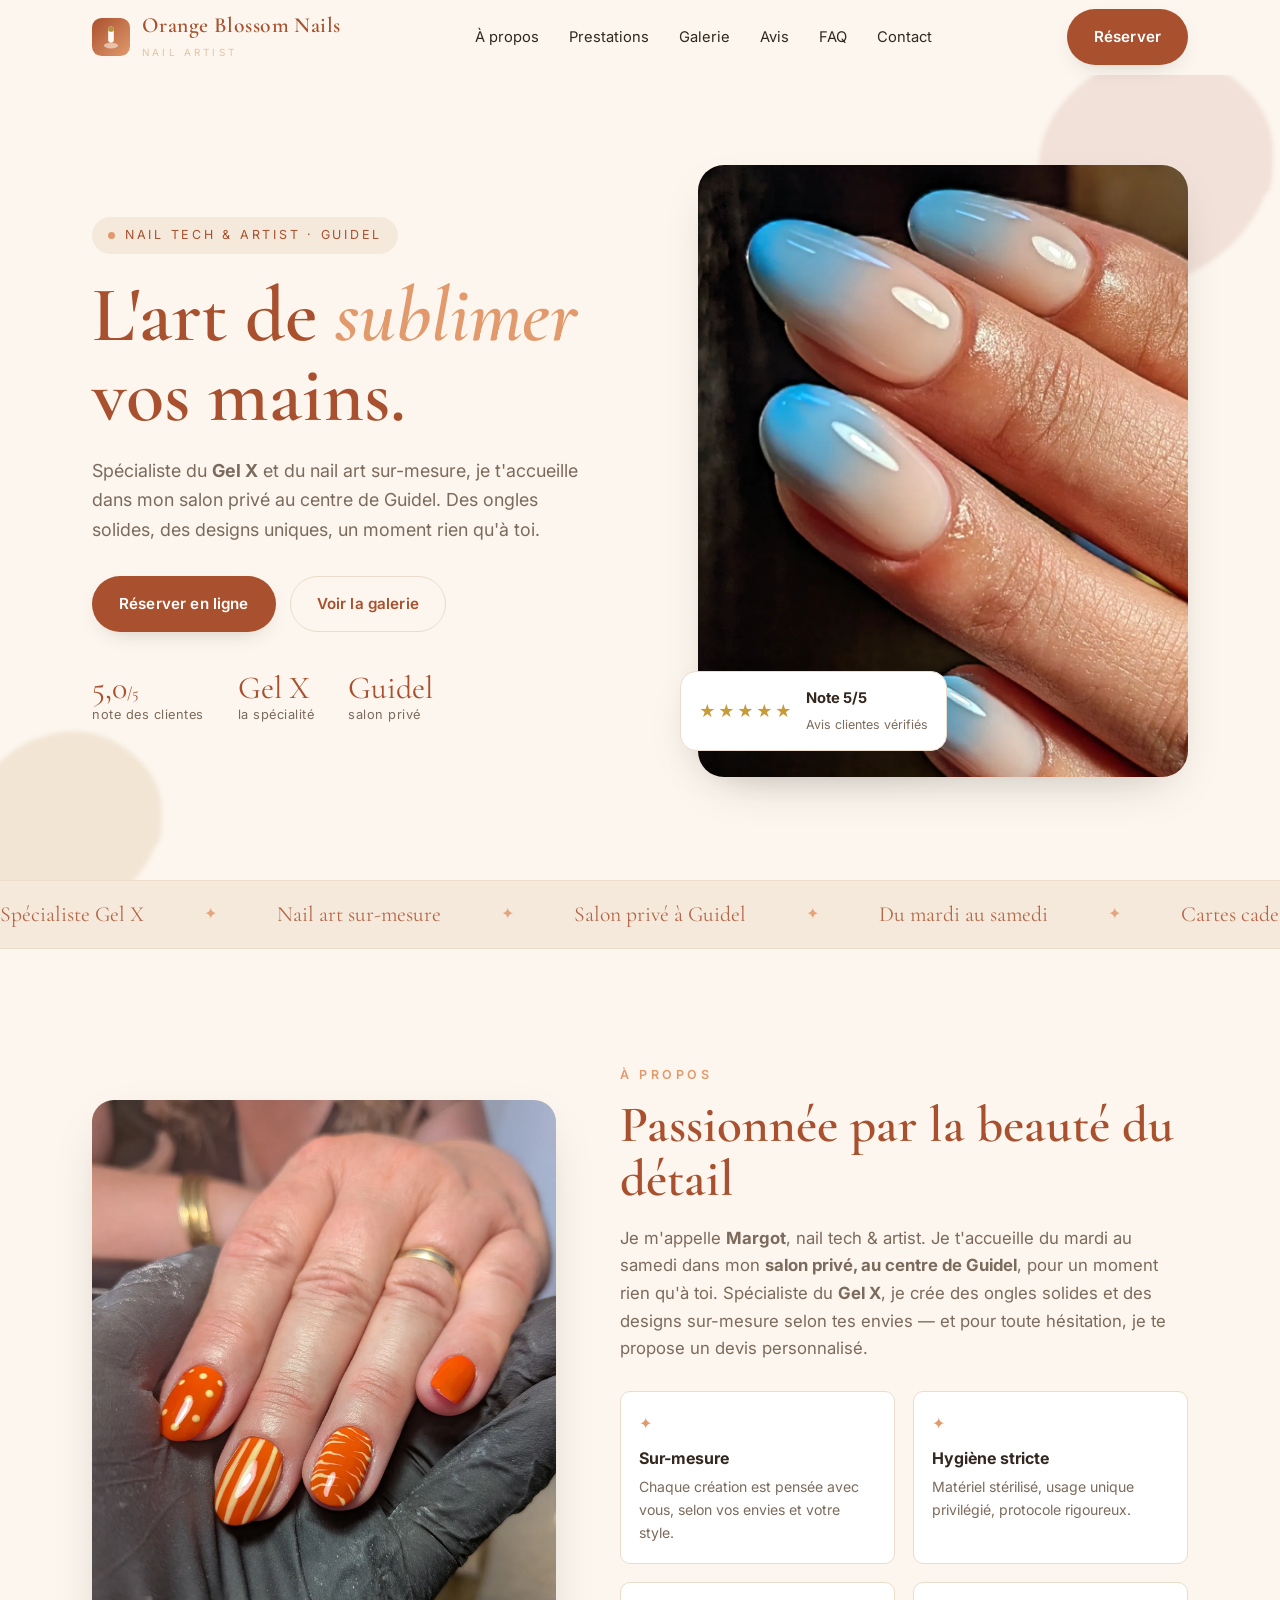
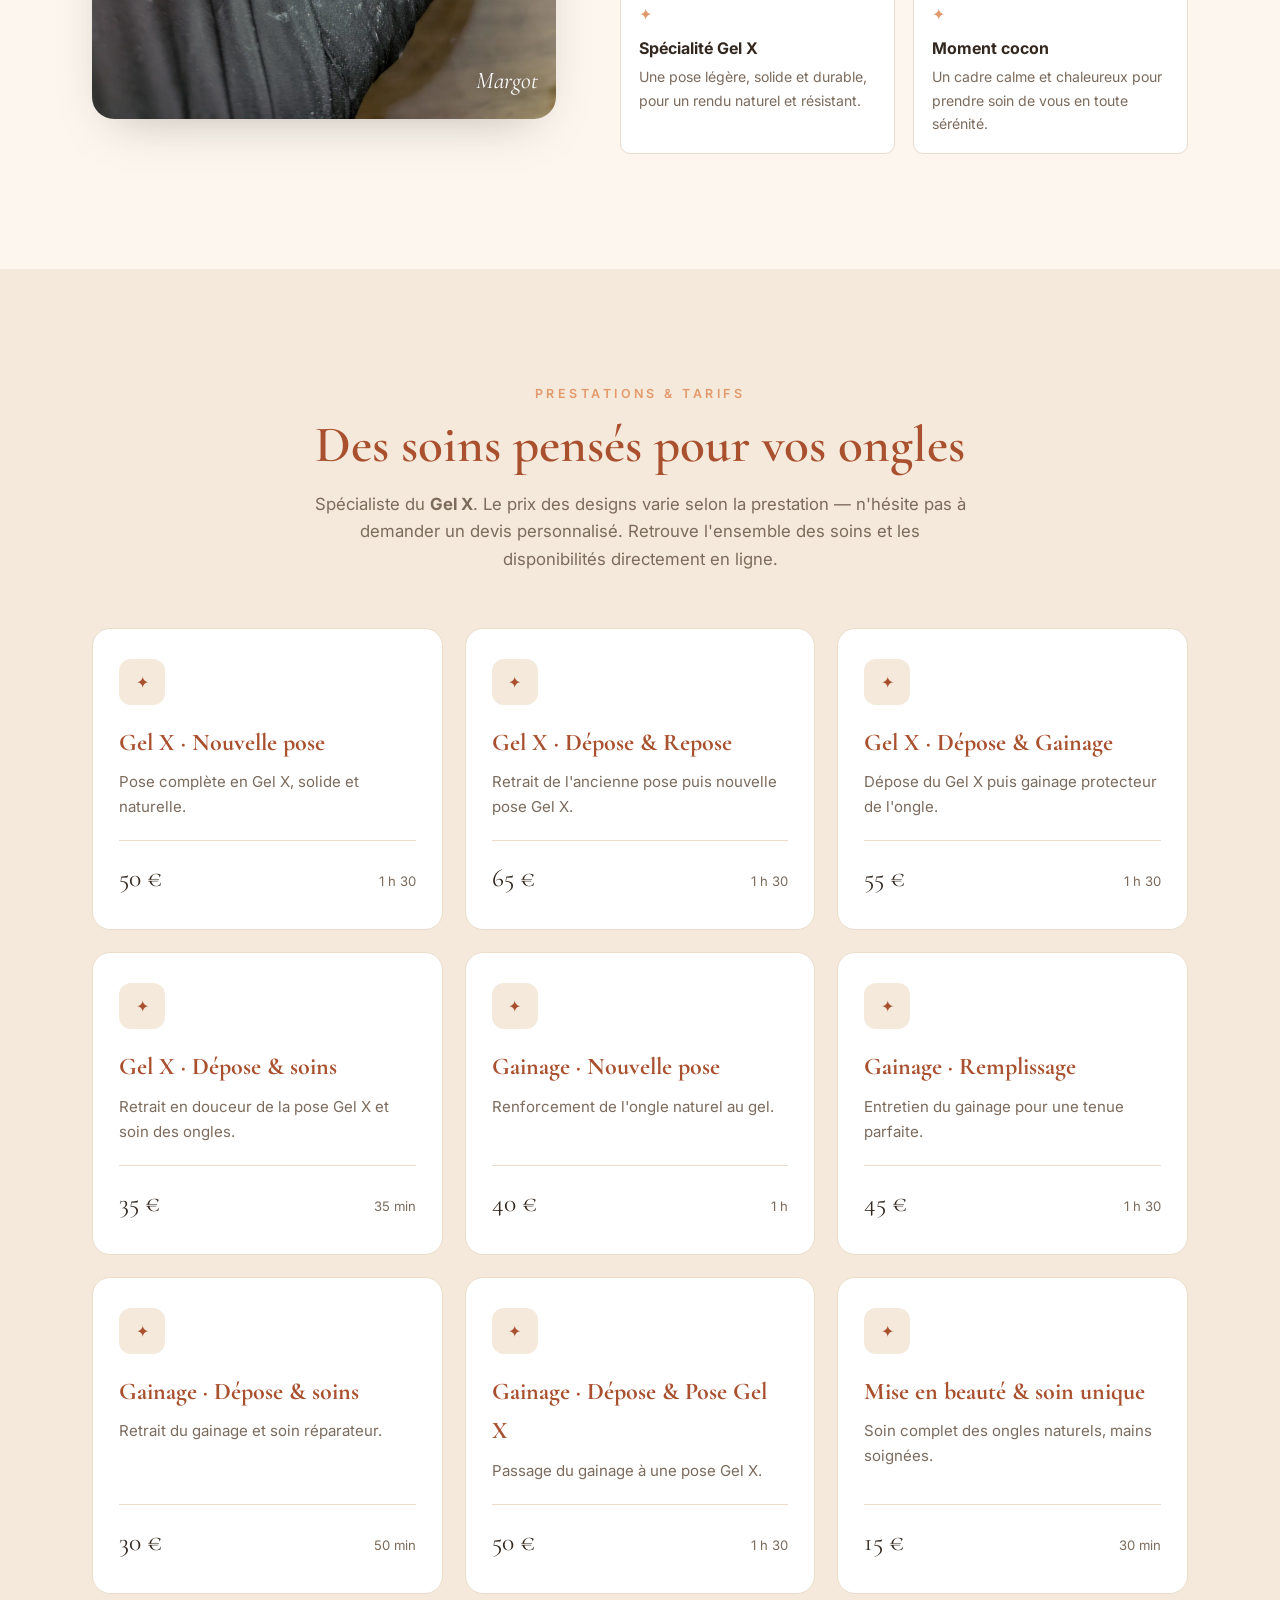
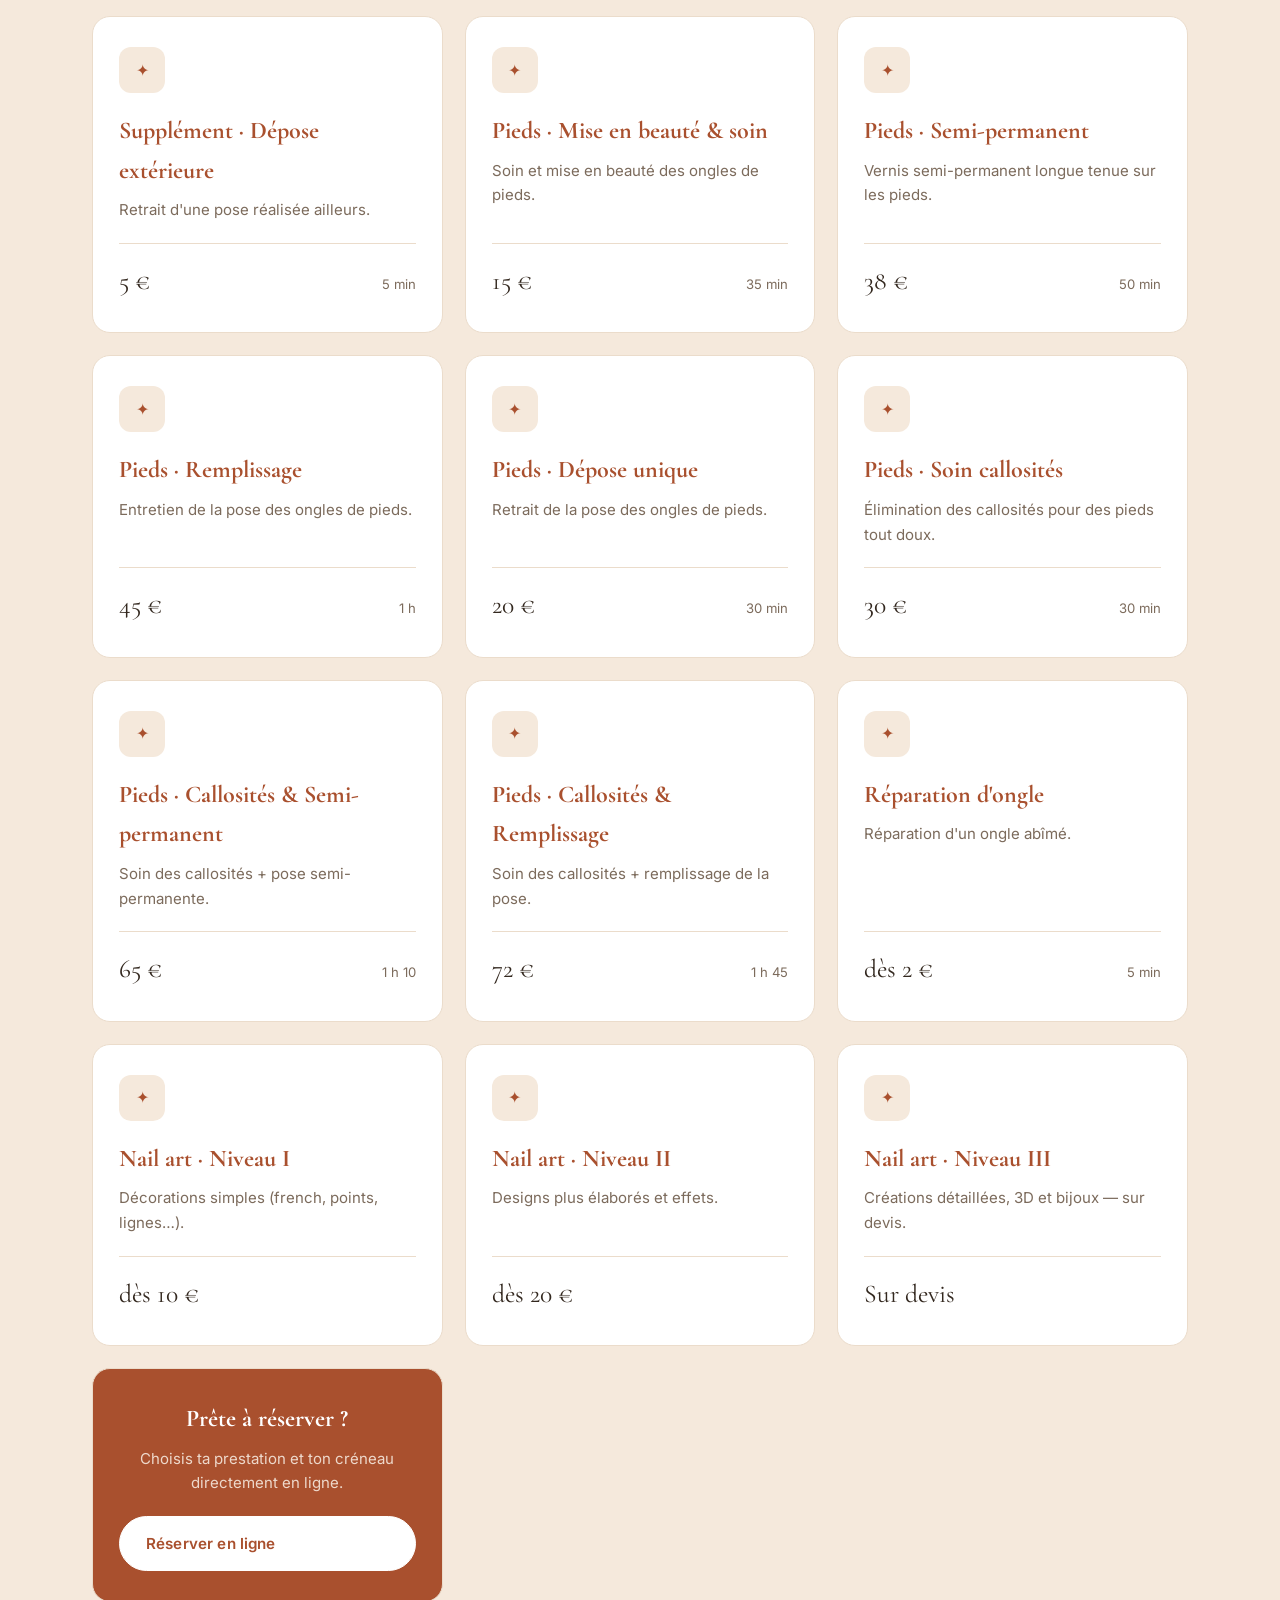
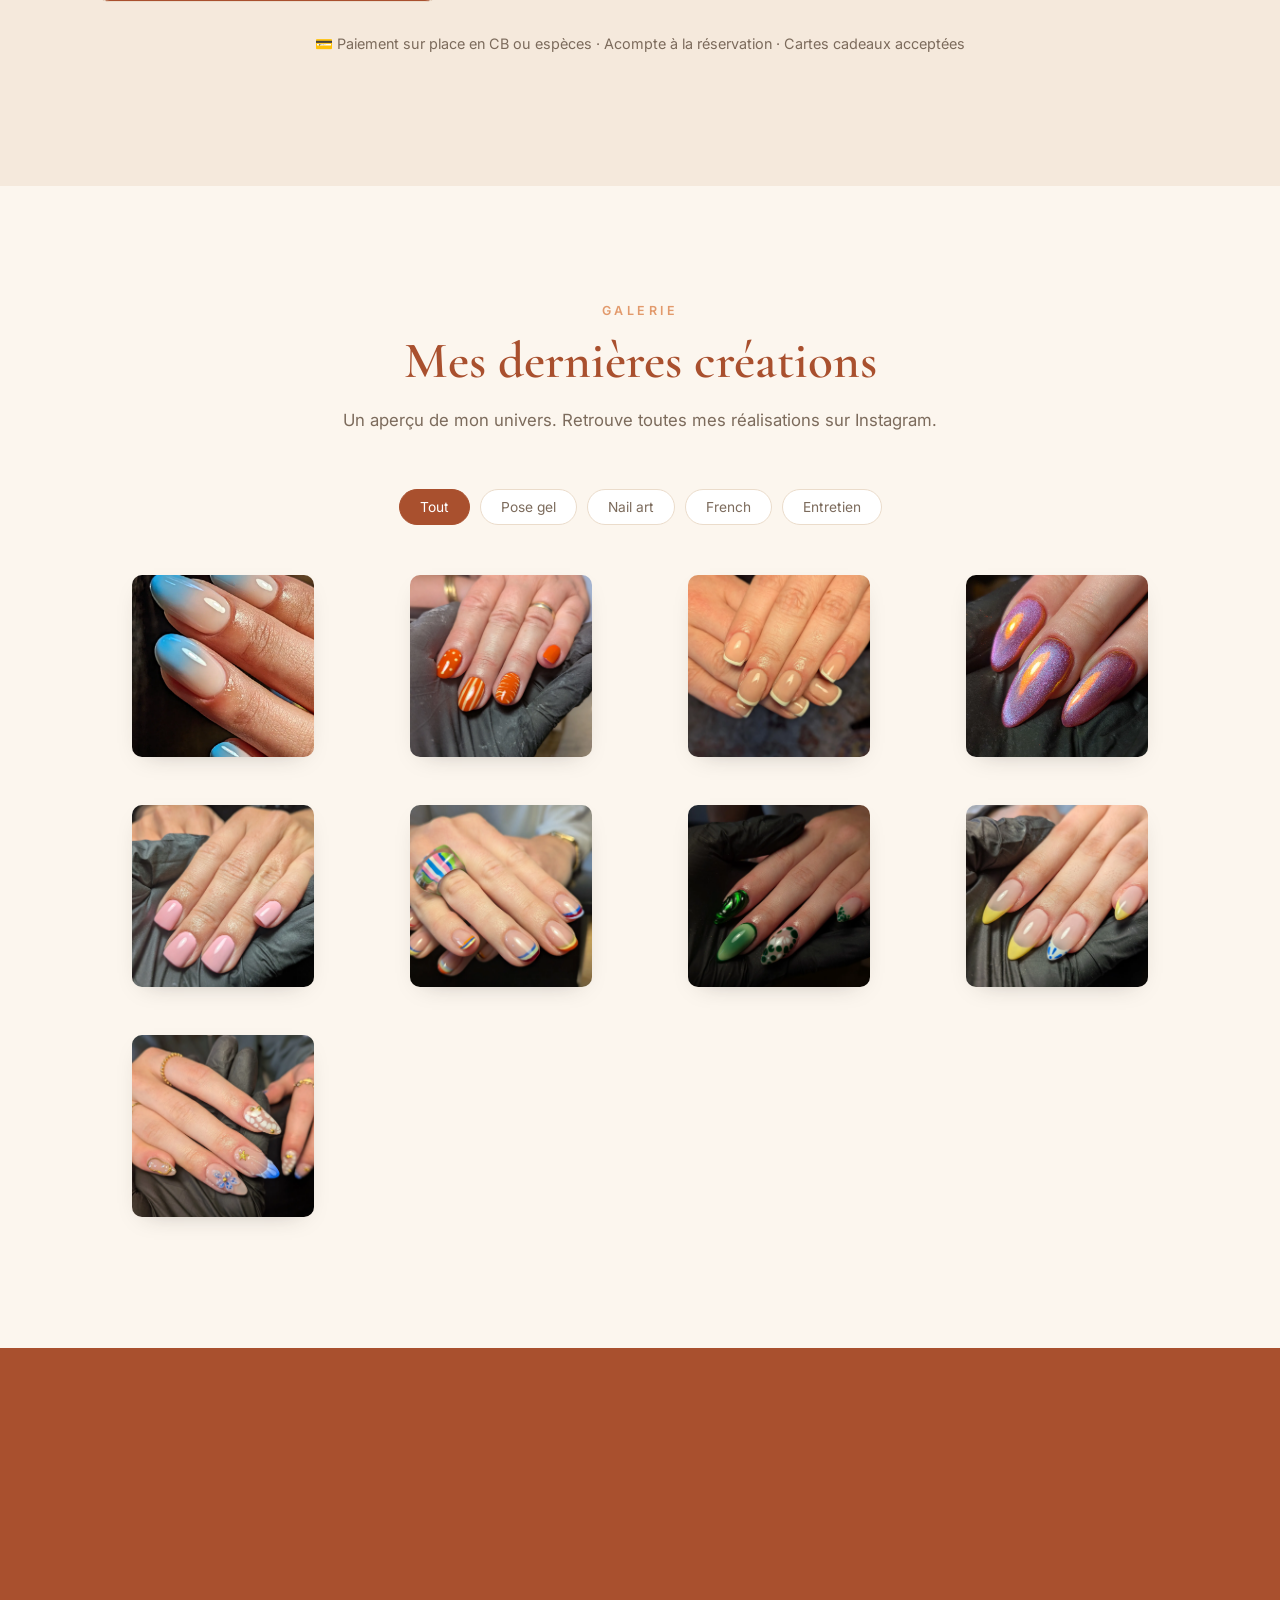
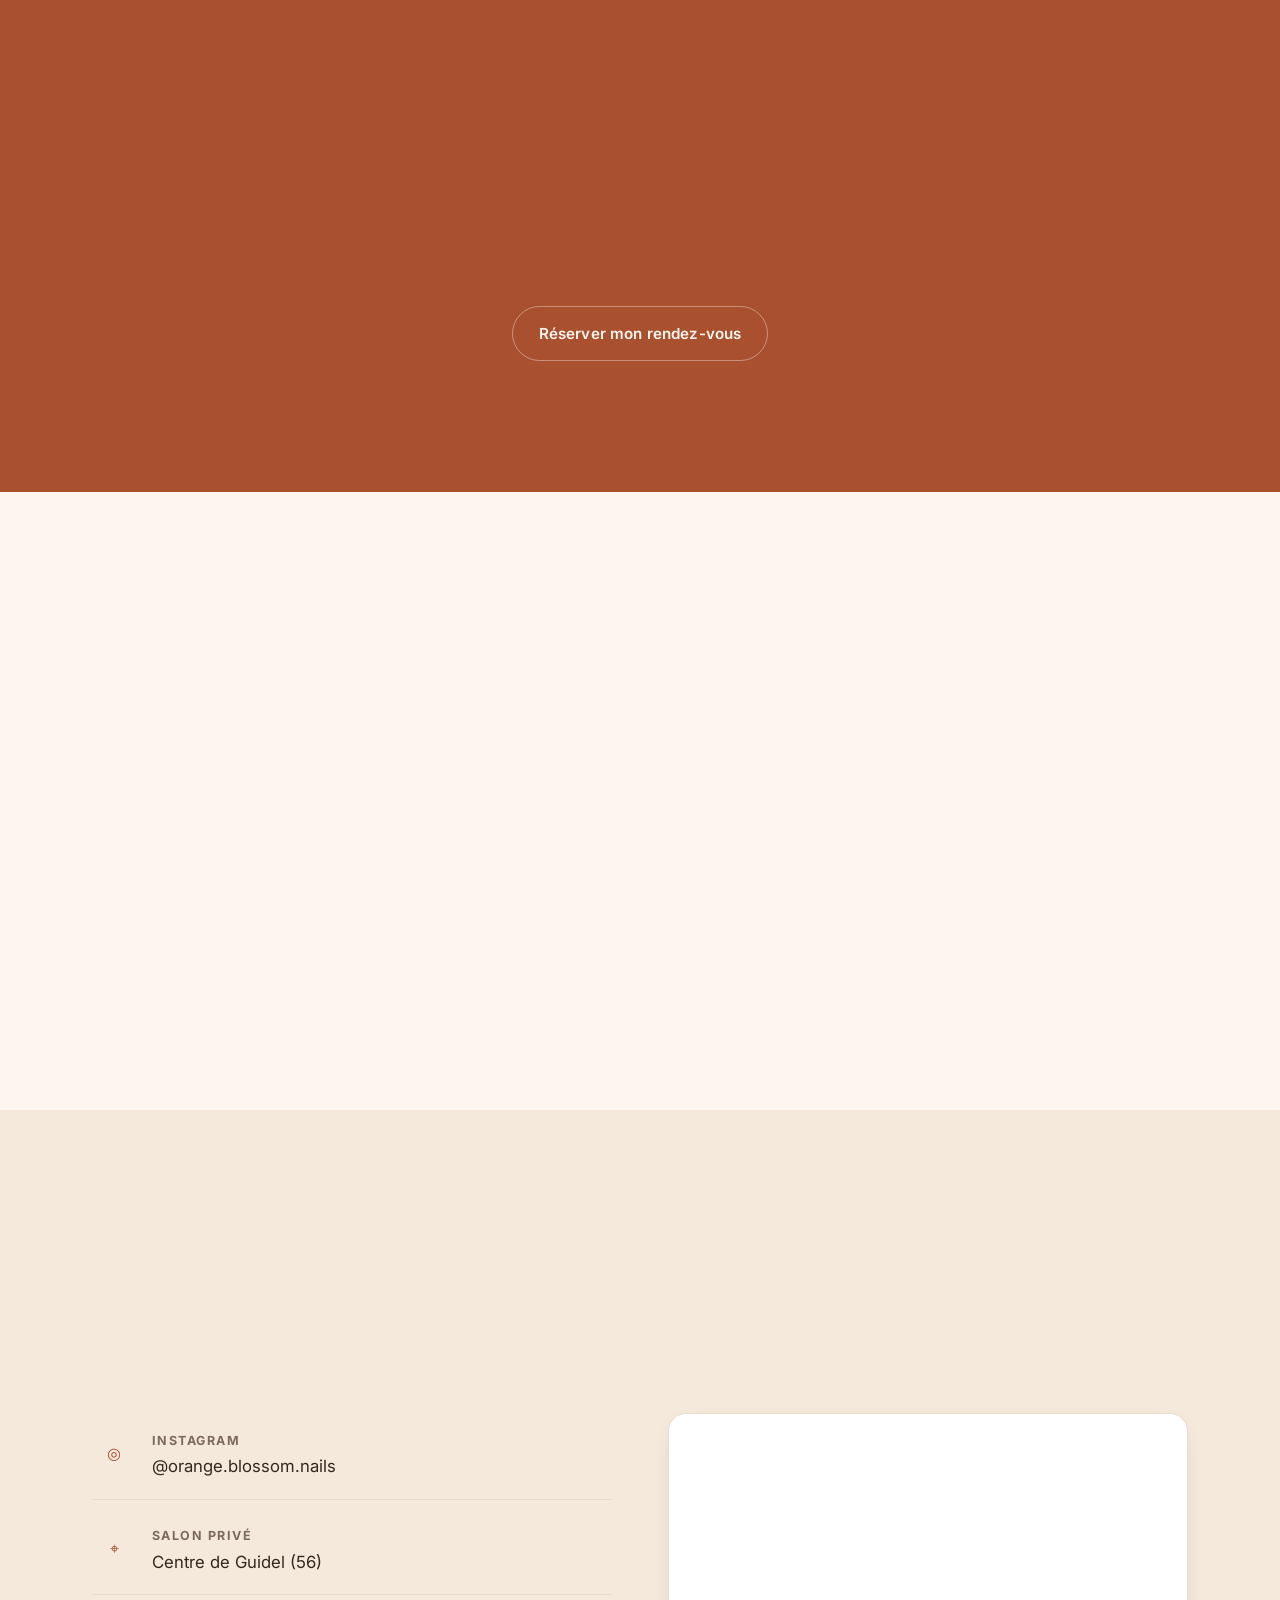
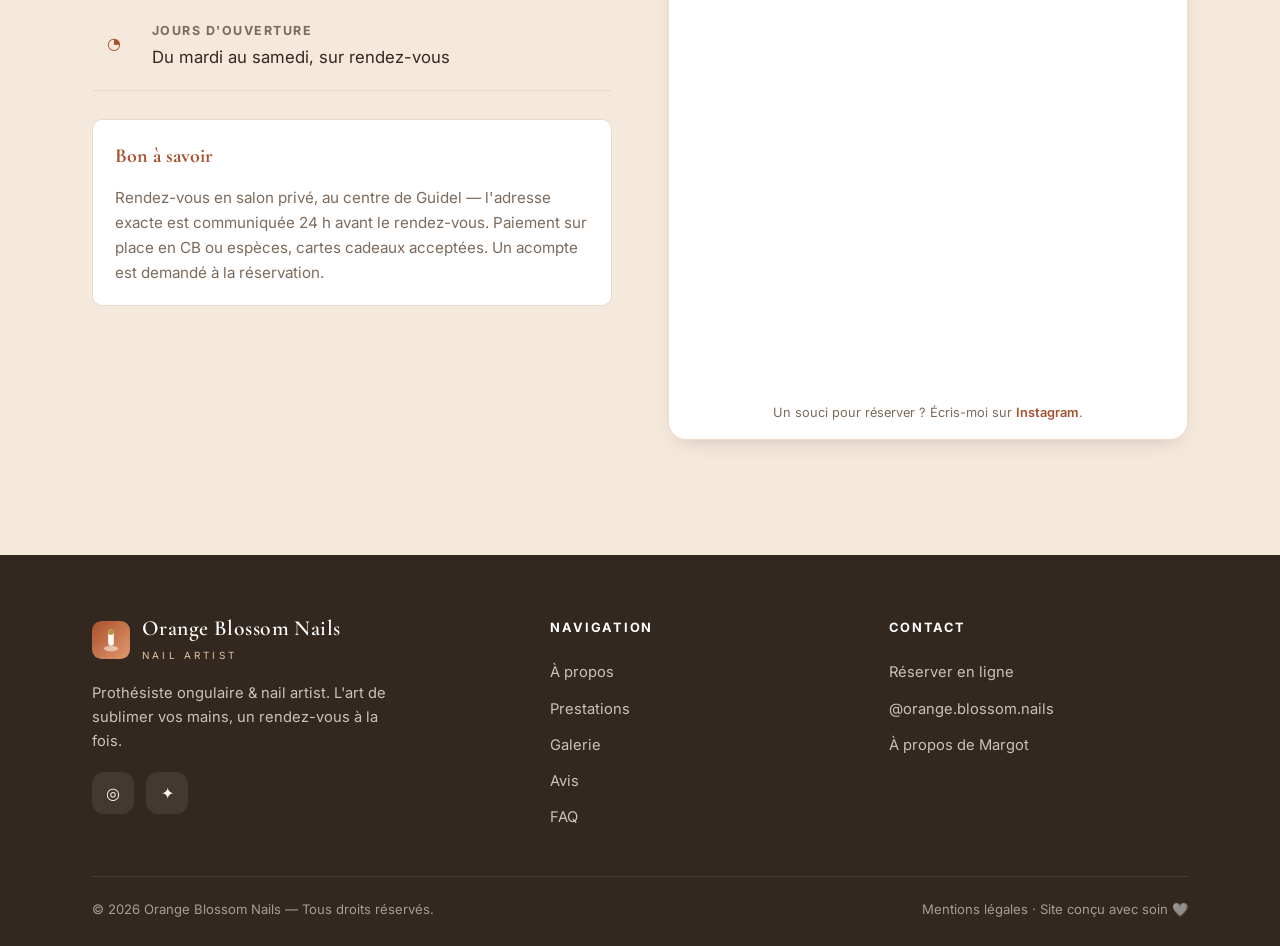
<file: index.html>
<!DOCTYPE html>
<html lang="fr">
<head>
  <meta charset="UTF-8" />
  <meta name="viewport" content="width=device-width, initial-scale=1.0" />

  <!-- ================================================================
       ⚙️  SEO — à personnaliser (voir GUIDE-PERSONNALISATION.md, étape 5)
       ================================================================ -->
  <title>Orange Blossom Nails — Nail Artist Gel X à Guidel</title>
  <meta name="description" content="Orange Blossom Nails — Margot, nail tech & artist à Guidel (56). Spécialiste du Gel X et du nail art sur-mesure. Salon privé, sur rendez-vous. Réservez votre créneau en ligne." />
  <meta name="theme-color" content="#6E4555" />

  <!-- Open Graph (aperçu lors du partage sur les réseaux) -->
  <meta property="og:type" content="website" />
  <meta property="og:title" content="Orange Blossom Nails — Nail Artist Gel X à Guidel" />
  <meta property="og:description" content="Margot, nail tech & artist à Guidel. Spécialiste du Gel X et du nail art sur-mesure. Réservez en ligne." />
  <meta property="og:image" content="assets/images/og-image.svg" />

  <link rel="icon" type="image/svg+xml" href="assets/images/favicon.svg" />

  <!-- Polices (Google Fonts). Pour changer : voir le guide, étape 2. -->
  <link rel="preconnect" href="https://fonts.googleapis.com" />
  <link rel="preconnect" href="https://fonts.gstatic.com" crossorigin />
  <link href="https://fonts.googleapis.com/css2?family=Cormorant+Garamond:ital,wght@0,500;0,600;1,500&family=Inter:wght@400;500;600;700&display=swap" rel="stylesheet" />

  <link rel="stylesheet" href="css/style.css" />

  <!-- ================================================================
       Données structurées (SEO local). Remplacez name, adresse,
       téléphone, horaires par les vôtres. Aide Google à afficher
       votre fiche (nom, avis, horaires) dans les résultats.
       ================================================================ -->
  <script type="application/ld+json">
  {
    "@context": "https://schema.org",
    "@type": "NailSalon",
    "name": "Orange Blossom Nails",
    "image": "assets/images/og-image.svg",
    "description": "Orange Blossom Nails — Margot, nail tech & artist à Guidel. Spécialiste du Gel X et du nail art sur-mesure, en salon privé sur rendez-vous.",
    "priceRange": "€€",
    "url": "https://toucharli3.github.io/NailArtist/",
    "address": {
      "@type": "PostalAddress",
      "addressLocality": "Guidel",
      "postalCode": "56520",
      "addressCountry": "FR"
    },
    "openingHours": ["Tu-Sa"],
    "aggregateRating": {
      "@type": "AggregateRating",
      "ratingValue": "5.0",
      "bestRating": "5"
    },
    "sameAs": [
      "https://instagram.com/orange.blossom.nails"
    ]
  }
  </script>
</head>

<body>
  <!-- ============================= EN-TÊTE ============================= -->
  <header class="site-header" id="top">
    <div class="container nav">
      <a class="brand" href="#top" aria-label="Accueil — Orange Blossom Nails">
        <img class="mark" src="assets/images/logo.svg" alt="" width="38" height="38" />
        <span>
          <span class="brand-name">Orange Blossom Nails</span>
          <span class="brand-sub">Nail Artist</span>
        </span>
      </a>

      <nav class="nav-menu" id="menu" aria-label="Navigation principale">
        <a href="#apropos">À propos</a>
        <a href="#prestations">Prestations</a>
        <a href="#galerie">Galerie</a>
        <a href="#avis">Avis</a>
        <a href="#faq">FAQ</a>
        <a href="#contact">Contact</a>
        <a class="btn btn-primary btn-block mobile-cta" href="#contact">Réserver</a>
      </nav>

      <div class="nav-cta">
        <a class="btn btn-primary" href="#contact">Réserver</a>
        <button class="nav-toggle" id="navToggle" aria-label="Ouvrir le menu" aria-expanded="false" aria-controls="menu">
          <span></span>
        </button>
      </div>
    </div>
  </header>

  <main>
    <!-- ============================= HERO ============================= -->
    <section class="hero">
      <img class="hero-blob one" src="assets/images/blob-1.svg" alt="" aria-hidden="true" />
      <img class="hero-blob two" src="assets/images/blob-2.svg" alt="" aria-hidden="true" />
      <div class="container hero-grid">
        <div class="hero-copy reveal">
          <span class="hero-kicker"><span class="dot"></span> Nail Tech &amp; Artist · Guidel</span>
          <h1>L'art de <em>sublimer</em><br />vos mains.</h1>
          <p class="hero-text">
            Spécialiste du <strong>Gel&nbsp;X</strong> et du nail art sur-mesure, je t'accueille dans
            mon salon privé au centre de Guidel. Des ongles solides, des designs uniques,
            un moment rien qu'à toi.
          </p>
          <div class="hero-actions">
            <a class="btn btn-primary" href="#contact">Réserver en ligne</a>
            <a class="btn btn-ghost" href="#galerie">Voir la galerie</a>
          </div>
          <div class="hero-stats">
            <div><div class="num">5,0<span style="font-size:1rem">/5</span></div><div class="lbl">note des clientes</div></div>
            <div><div class="num">Gel&nbsp;X</div><div class="lbl">la spécialité</div></div>
            <div><div class="num">Guidel</div><div class="lbl">salon privé</div></div>
          </div>
        </div>

        <div class="hero-visual reveal">
          <div class="frame">
            <img src="assets/images/IMG_1008.webp" alt="Babyboomer bleu réalisé par Orange Blossom Nails" width="800" height="1000" />
          </div>
          <div class="hero-badge">
            <span class="stars" aria-hidden="true">★★★★★</span>
            <span class="txt"><strong>Note 5/5</strong><span>Avis clientes vérifiés</span></span>
          </div>
        </div>
      </div>
    </section>

    <!-- ========================= BANDEAU VALEURS ========================= -->
    <div class="marquee" aria-hidden="true">
      <div class="marquee-track">
        <span>Spécialiste Gel X</span><span>Nail art sur-mesure</span><span>Salon privé à Guidel</span>
        <span>Du mardi au samedi</span><span>Cartes cadeaux</span><span>Spécialiste Gel X</span>
        <span>Nail art sur-mesure</span><span>Salon privé à Guidel</span><span>Du mardi au samedi</span><span>Cartes cadeaux</span>
      </div>
    </div>

    <!-- ============================= À PROPOS ============================= -->
    <section class="section" id="apropos">
      <div class="container about-grid">
        <div class="about-photo reveal">
          <div class="frame">
            <img src="assets/images/IMG_1002.webp" alt="Réalisation nail art orange — Orange Blossom Nails" width="700" height="900" />
          </div>
          <span class="sign">Margot</span>
        </div>
        <div class="about-copy reveal">
          <p class="eyebrow">À propos</p>
          <h2 class="section-title">Passionnée par la beauté du détail</h2>
          <p class="section-lead">
            Je m'appelle <strong>Margot</strong>, nail tech &amp; artist. Je t'accueille du mardi au samedi
            dans mon <strong>salon privé, au centre de Guidel</strong>, pour un moment rien qu'à toi.
            Spécialiste du <strong>Gel&nbsp;X</strong>, je crée des ongles solides et des designs
            sur-mesure selon tes envies — et pour toute hésitation, je te propose un devis personnalisé.
          </p>
          <div class="about-values">
            <div class="value">
              <div class="ic" aria-hidden="true">✦</div>
              <h4>Sur-mesure</h4>
              <p>Chaque création est pensée avec vous, selon vos envies et votre style.</p>
            </div>
            <div class="value">
              <div class="ic" aria-hidden="true">✦</div>
              <h4>Hygiène stricte</h4>
              <p>Matériel stérilisé, usage unique privilégié, protocole rigoureux.</p>
            </div>
            <div class="value">
              <div class="ic" aria-hidden="true">✦</div>
              <h4>Spécialité Gel X</h4>
              <p>Une pose légère, solide et durable, pour un rendu naturel et résistant.</p>
            </div>
            <div class="value">
              <div class="ic" aria-hidden="true">✦</div>
              <h4>Moment cocon</h4>
              <p>Un cadre calme et chaleureux pour prendre soin de vous en toute sérénité.</p>
            </div>
          </div>
        </div>
      </div>
    </section>

    <!-- ============================= PRESTATIONS ============================= -->
    <section class="section" id="prestations" style="background: var(--c-sand);">
      <div class="container">
        <div class="section-head center reveal">
          <p class="eyebrow">Prestations &amp; tarifs</p>
          <h2 class="section-title">Des soins pensés pour vos ongles</h2>
          <p class="section-lead center">
            Spécialiste du <strong>Gel&nbsp;X</strong>. Le prix des designs varie selon la prestation —
            n'hésite pas à demander un devis personnalisé. Retrouve l'ensemble des soins et
            les disponibilités directement en ligne.
          </p>
        </div>

        <!-- 💶 Les prestations sont gérées dans content/services.json (ou via le panneau d'admin). -->
        <div class="services-grid" id="services"></div>
        <p class="services-note">💳 Paiement sur place en CB ou espèces · Acompte à la réservation · Cartes cadeaux acceptées</p>
      </div>
    </section>

    <!-- ============================= GALERIE ============================= -->
    <section class="section" id="galerie">
      <div class="container">
        <div class="section-head center reveal">
          <p class="eyebrow">Galerie</p>
          <h2 class="section-title">Mes dernières créations</h2>
          <p class="section-lead center">Un aperçu de mon univers. Retrouve toutes mes réalisations sur Instagram.</p>
        </div>

        <!-- Filtres (le JS gère l'affichage) -->
        <div class="filters reveal" role="tablist" aria-label="Filtrer la galerie">
          <button class="filter active" data-filter="all">Tout</button>
          <button class="filter" data-filter="gel">Pose gel</button>
          <button class="filter" data-filter="nailart">Nail art</button>
          <button class="filter" data-filter="french">French</button>
          <button class="filter" data-filter="entretien">Entretien</button>
        </div>

        <!-- 📷 Les photos sont gérées dans content/gallery.json (ou via le panneau d'admin). -->
        <div class="gallery reveal" id="gallery"></div>
      </div>
    </section>

    <!-- ============================= AVIS ============================= -->
    <section class="section reviews" id="avis">
      <div class="container">
        <div class="section-head center reveal">
          <p class="eyebrow">Avis clientes</p>
          <h2 class="section-title">Une note de 5 sur 5</h2>
          <p class="section-lead center">La note moyenne de mes clientes, sur l'ensemble des critères. Merci à vous&nbsp;🧡</p>
        </div>
        <div class="reviews-grid">
          <blockquote class="review reveal">
            <div class="stars" aria-label="5 sur 5">★★★★★</div>
            <p style="font-style:normal;font-size:2.8rem;line-height:1;">5,0<span style="font-size:1.1rem;">/5</span></p>
            <div class="who"><span><strong>Qualité du travail</strong></span></div>
          </blockquote>
          <blockquote class="review reveal">
            <div class="stars" aria-label="5 sur 5">★★★★★</div>
            <p style="font-style:normal;font-size:2.8rem;line-height:1;">5,0<span style="font-size:1.1rem;">/5</span></p>
            <div class="who"><span><strong>Propreté</strong></span></div>
          </blockquote>
          <blockquote class="review reveal">
            <div class="stars" aria-label="5 sur 5">★★★★★</div>
            <p style="font-style:normal;font-size:2.8rem;line-height:1;">5,0<span style="font-size:1.1rem;">/5</span></p>
            <div class="who"><span><strong>Savoir-être</strong></span></div>
          </blockquote>
        </div>
        <p class="center" style="margin-top:34px;">
          <a class="btn btn-ghost" style="color:var(--c-cream);border-color:color-mix(in srgb, var(--c-cream) 40%, transparent);" href="#contact">Réserver mon rendez-vous</a>
        </p>
      </div>
    </section>

    <!-- ============================= FAQ ============================= -->
    <section class="section" id="faq">
      <div class="container">
        <div class="section-head center reveal">
          <p class="eyebrow">Questions fréquentes</p>
          <h2 class="section-title">Tout ce qu'il faut savoir</h2>
        </div>
        <div class="faq-grid reveal">
          <div class="faq-item">
            <button class="faq-q" aria-expanded="false">Combien de temps tient une pose ?<span class="chev" aria-hidden="true">+</span></button>
            <div class="faq-a"><p>Une pose gel tient en moyenne 3 à 4 semaines. Un remplissage régulier prolonge la tenue et protège l'ongle naturel.</p></div>
          </div>
          <div class="faq-item">
            <button class="faq-q" aria-expanded="false">Comment prendre rendez-vous ?<span class="chev" aria-hidden="true">+</span></button>
            <div class="faq-a"><p>Directement sur le site, via l'agenda de réservation en ligne (bouton « Réserver »). Pour un premier rendez-vous, tu peux m'accompagner d'un petit message sur Instagram pour toute question. Un acompte confirme le créneau.</p></div>
          </div>
          <div class="faq-item">
            <button class="faq-q" aria-expanded="false">Que faire en cas d'empêchement ?<span class="chev" aria-hidden="true">+</span></button>
            <div class="faq-a"><p>Prévenez-moi au moins 48 h à l'avance pour reporter sans frais. L'acompte reste valable pour un prochain rendez-vous.</p></div>
          </div>
          <div class="faq-item">
            <button class="faq-q" aria-expanded="false">Les produits sont-ils sûrs ?<span class="chev" aria-hidden="true">+</span></button>
            <div class="faq-a"><p>Oui : gels professionnels certifiés, vernis vegan et sans HEMA sur demande, matériel stérilisé après chaque cliente.</p></div>
          </div>
          <div class="faq-item">
            <button class="faq-q" aria-expanded="false">Puis-je venir avec une ancienne pose ?<span class="chev" aria-hidden="true">+</span></button>
            <div class="faq-a"><p>Bien sûr. La dépose est incluse si la pose a été faite à l'atelier, ou facturée en supplément si elle vient d'ailleurs.</p></div>
          </div>
          <div class="faq-item">
            <button class="faq-q" aria-expanded="false">Proposez-vous des cartes cadeaux ?<span class="chev" aria-hidden="true">+</span></button>
            <div class="faq-a"><p>Oui, pour le montant ou la prestation de votre choix — l'idée cadeau parfaite. Demandez-moi par message.</p></div>
          </div>
        </div>
      </div>
    </section>

    <!-- ============================= CONTACT ============================= -->
    <section class="section" id="contact" style="background: var(--c-sand);">
      <div class="container">
        <div class="section-head center reveal">
          <p class="eyebrow">Réservation</p>
          <h2 class="section-title">Réservez votre moment</h2>
          <p class="section-lead center">Choisis ta prestation et ton créneau directement ci-dessous, en quelques clics.</p>
        </div>

        <div class="contact-grid">
          <div class="contact-info reveal">
            <div class="info-row">
              <div class="ic" aria-hidden="true">◎</div>
              <div><h4>Instagram</h4><a href="https://instagram.com/orange.blossom.nails" target="_blank" rel="noopener">@orange.blossom.nails</a></div>
            </div>
            <div class="info-row">
              <div class="ic" aria-hidden="true">⌖</div>
              <div><h4>Salon privé</h4><p>Centre de Guidel (56)</p></div>
            </div>
            <div class="info-row">
              <div class="ic" aria-hidden="true">◔</div>
              <div><h4>Jours d'ouverture</h4><p>Du mardi au samedi, sur rendez-vous</p></div>
            </div>

            <div class="hours">
              <h4>Bon à savoir</h4>
              <p style="margin:0;color:var(--c-muted);font-size:.95rem;">
                Rendez-vous en salon privé, au centre de Guidel — l'adresse exacte est communiquée
                24&nbsp;h avant le rendez-vous. Paiement sur place en CB ou espèces, cartes cadeaux
                acceptées. Un acompte est demandé à la réservation.
              </p>
            </div>
          </div>

          <!-- Agenda de réservation Cal.com (intégré directement dans le site) -->
          <div class="form reveal" style="padding:16px;">
            <!-- 📅 À CONNECTER : remplace "orange-blossom-nails" par l'identifiant Cal.com de Margot
                 (créé sur cal.com). Voir GUIDE-RESERVATION.md. -->
            <div id="cal-inline" style="width:100%;min-height:560px;overflow:auto;border-radius:var(--radius-sm);"></div>
            <p class="form-note" style="text-align:center;margin-top:12px;">
              Un souci pour réserver ? Écris-moi sur
              <a href="https://instagram.com/orange.blossom.nails" target="_blank" rel="noopener" style="color:var(--c-plum);font-weight:600;">Instagram</a>.
            </p>
          </div>
        </div>
      </div>
    </section>
  </main>

  <!-- ============================= FOOTER ============================= -->
  <footer class="site-footer">
    <div class="container">
      <div class="footer-top">
        <div>
          <a class="brand" href="#top" aria-label="Orange Blossom Nails">
            <img class="mark" src="assets/images/logo.svg" alt="" width="38" height="38" />
            <span>
              <span class="brand-name">Orange Blossom Nails</span>
              <span class="brand-sub">Nail Artist</span>
            </span>
          </a>
          <p class="footer-about">Prothésiste ongulaire & nail artist. L'art de sublimer vos mains, un rendez-vous à la fois.</p>
          <div class="socials">
            <a href="https://instagram.com/orange.blossom.nails" target="_blank" rel="noopener" aria-label="Instagram">◎</a>
            <a href="#contact" aria-label="Réserver">✦</a>
          </div>
        </div>
        <div class="footer-col">
          <h5>Navigation</h5>
          <a href="#apropos">À propos</a>
          <a href="#prestations">Prestations</a>
          <a href="#galerie">Galerie</a>
          <a href="#avis">Avis</a>
          <a href="#faq">FAQ</a>
        </div>
        <div class="footer-col">
          <h5>Contact</h5>
          <a href="#contact">Réserver en ligne</a>
          <a href="https://instagram.com/orange.blossom.nails" target="_blank" rel="noopener">@orange.blossom.nails</a>
          <a href="#apropos">À propos de Margot</a>
        </div>
      </div>
      <div class="footer-bottom">
        <span>© <span id="year">2026</span> Orange Blossom Nails — Tous droits réservés.</span>
        <span><a href="mentions-legales.html">Mentions légales</a> · Site conçu avec soin 🤍</span>
      </div>
    </div>
  </footer>

  <script src="js/main.js"></script>

  <!-- ===== Agenda de réservation Cal.com =====
       Remplace "orange-blossom-nails" (2 endroits ci-dessous) par l'identifiant
       Cal.com de Margot. Format : "identifiant" ou "identifiant/type-de-rdv".
       Voir GUIDE-RESERVATION.md. -->
  <script type="text/javascript">
    (function (C, A, L) { let p = function (a, ar) { a.q.push(ar); }; let d = C.document; C.Cal = C.Cal || function () { let cal = C.Cal; let ar = arguments; if (!cal.loaded) { cal.ns = {}; cal.q = cal.q || []; d.head.appendChild(d.createElement("script")).src = A; cal.loaded = true; } if (ar[0] === L) { const api = function () { p(api, arguments); }; const namespace = ar[1]; api.q = api.q || []; if (typeof namespace === "string") { cal.ns[namespace] = cal.ns[namespace] || api; p(cal.ns[namespace], ar); p(cal, ["initNamespace", namespace]); } else p(cal, ar); return; } p(cal, ar); }; })(window, "https://app.cal.com/embed/embed.js", "init");
    Cal("init", { origin: "https://cal.com" });
    Cal("inline", {
      elementOrSelector: "#cal-inline",
      calLink: "orange-blossom-nails",   /* 👈 identifiant Cal.com de Margot */
      layout: "month_view"
    });
    Cal("ui", { cssVarsPerTheme: { light: { "cal-brand": "#A9502E" } }, hideEventTypeDetails: false, layout: "month_view" });
  </script>
</body>
</html>
</file>
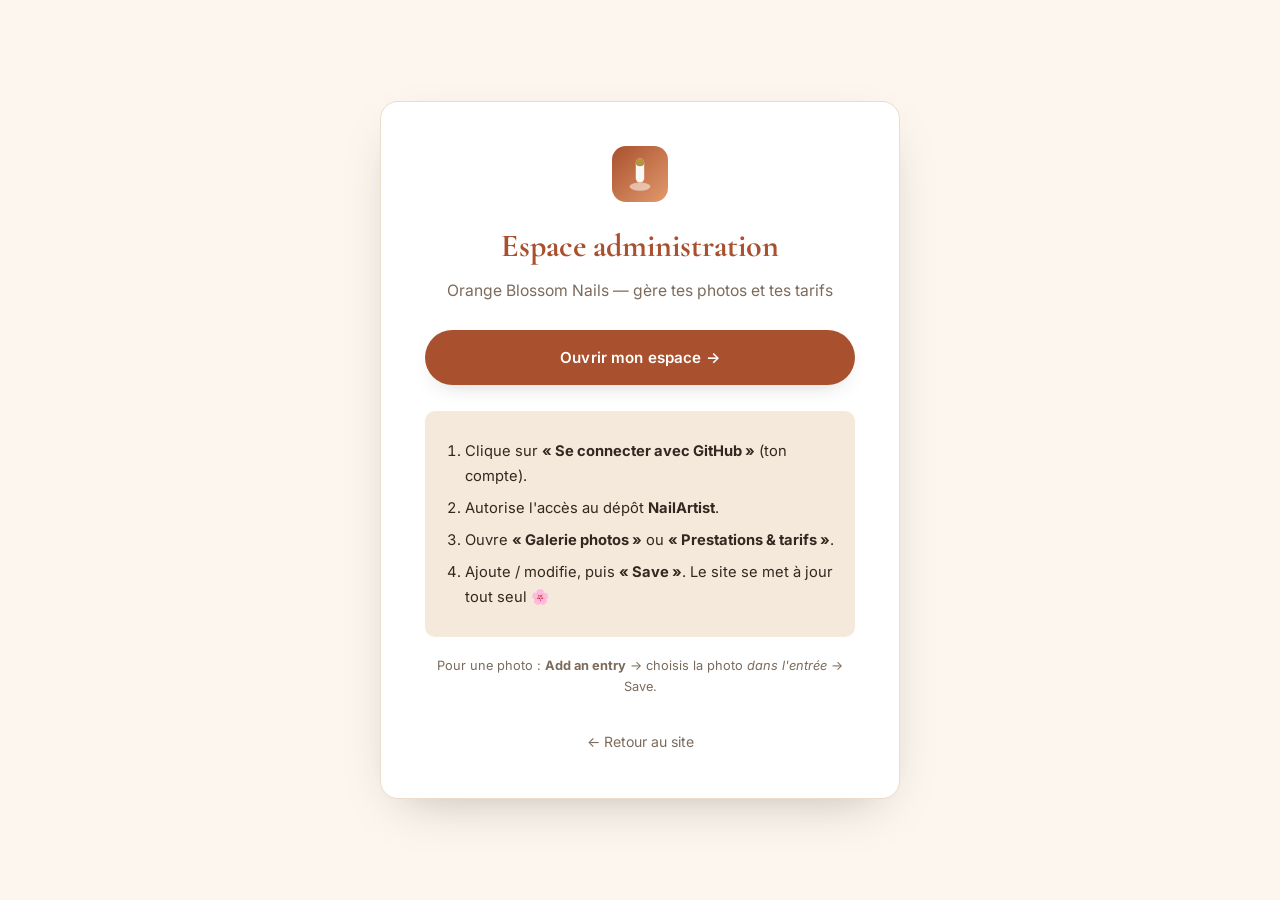
<file: admin/index.html>
<!DOCTYPE html>
<html lang="fr">
<head>
  <meta charset="UTF-8" />
  <meta name="viewport" content="width=device-width, initial-scale=1.0" />
  <title>Espace admin — Orange Blossom Nails</title>
  <meta name="robots" content="noindex" />
  <link rel="icon" type="image/svg+xml" href="../assets/images/favicon.svg" />
  <link rel="preconnect" href="https://fonts.googleapis.com" />
  <link href="https://fonts.googleapis.com/css2?family=Cormorant+Garamond:wght@500;600&family=Inter:wght@400;500;600;700&display=swap" rel="stylesheet" />
  <link rel="stylesheet" href="../css/style.css" />
  <style>
    .admin-wrap { min-height: 100dvh; display: grid; place-items: center; padding: 32px 20px; }
    .admin-card {
      width: 100%; max-width: 520px; background: var(--c-white); border: 1px solid var(--c-line);
      border-radius: var(--radius); box-shadow: var(--shadow); padding: clamp(28px, 5vw, 44px); text-align: center;
    }
    .admin-card .mark { width: 56px; height: 56px; margin: 0 auto 18px; }
    .admin-card h1 { font-family: var(--font-title); color: var(--c-plum); font-size: 2rem; margin: 0 0 6px; }
    .admin-card .sub { color: var(--c-muted); margin: 0 0 26px; font-size: .98rem; }
    .admin-steps { text-align: left; margin: 26px 0 8px; padding: 20px; background: var(--c-sand); border-radius: var(--radius-sm); }
    .admin-steps ol { margin: 0; padding-left: 20px; }
    .admin-steps li { margin: 8px 0; font-size: .92rem; color: var(--c-ink); }
    .admin-back { display: inline-block; margin-top: 20px; font-size: .88rem; color: var(--c-muted); }
    .admin-back:hover { color: var(--c-plum); }
    .admin-note { font-size: .8rem; color: var(--c-muted); margin-top: 18px; }
  </style>
</head>
<body>
  <div class="admin-wrap">
    <main class="admin-card">
      <img class="mark" src="../assets/images/logo.svg" alt="" width="56" height="56" />
      <h1>Espace administration</h1>
      <p class="sub">Orange Blossom Nails — gère tes photos et tes tarifs</p>

      <a class="btn btn-primary btn-block" href="https://app.pagescms.org" target="_blank" rel="noopener">
        Ouvrir mon espace →
      </a>

      <div class="admin-steps">
        <ol>
          <li>Clique sur <strong>« Se connecter avec GitHub »</strong> (ton compte).</li>
          <li>Autorise l'accès au dépôt <strong>NailArtist</strong>.</li>
          <li>Ouvre <strong>« Galerie photos »</strong> ou <strong>« Prestations &amp; tarifs »</strong>.</li>
          <li>Ajoute / modifie, puis <strong>« Save »</strong>. Le site se met à jour tout seul&nbsp;🌸</li>
        </ol>
      </div>

      <p class="admin-note">Pour une photo : <strong>Add an entry</strong> → choisis la photo <em>dans l'entrée</em> → Save.</p>
      <a class="admin-back" href="../index.html">← Retour au site</a>
    </main>
  </div>
</body>
</html>
</file>
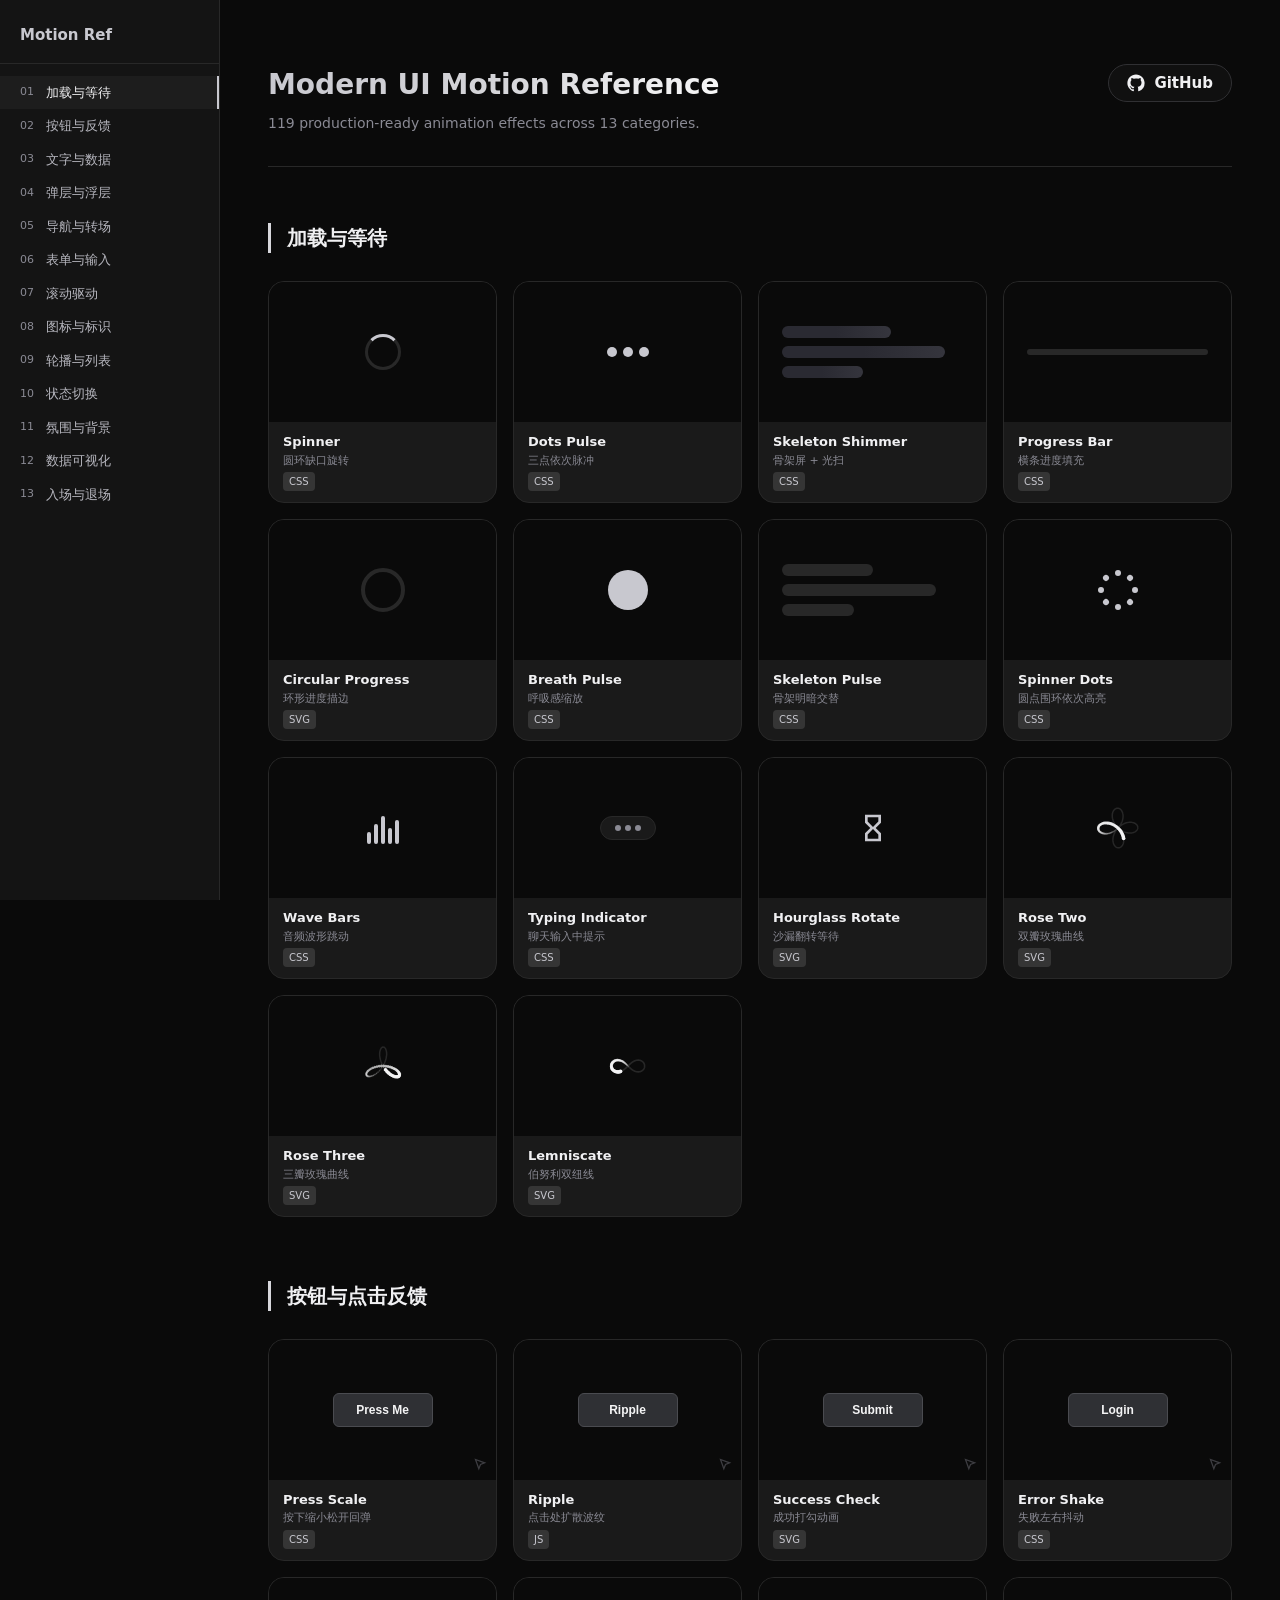
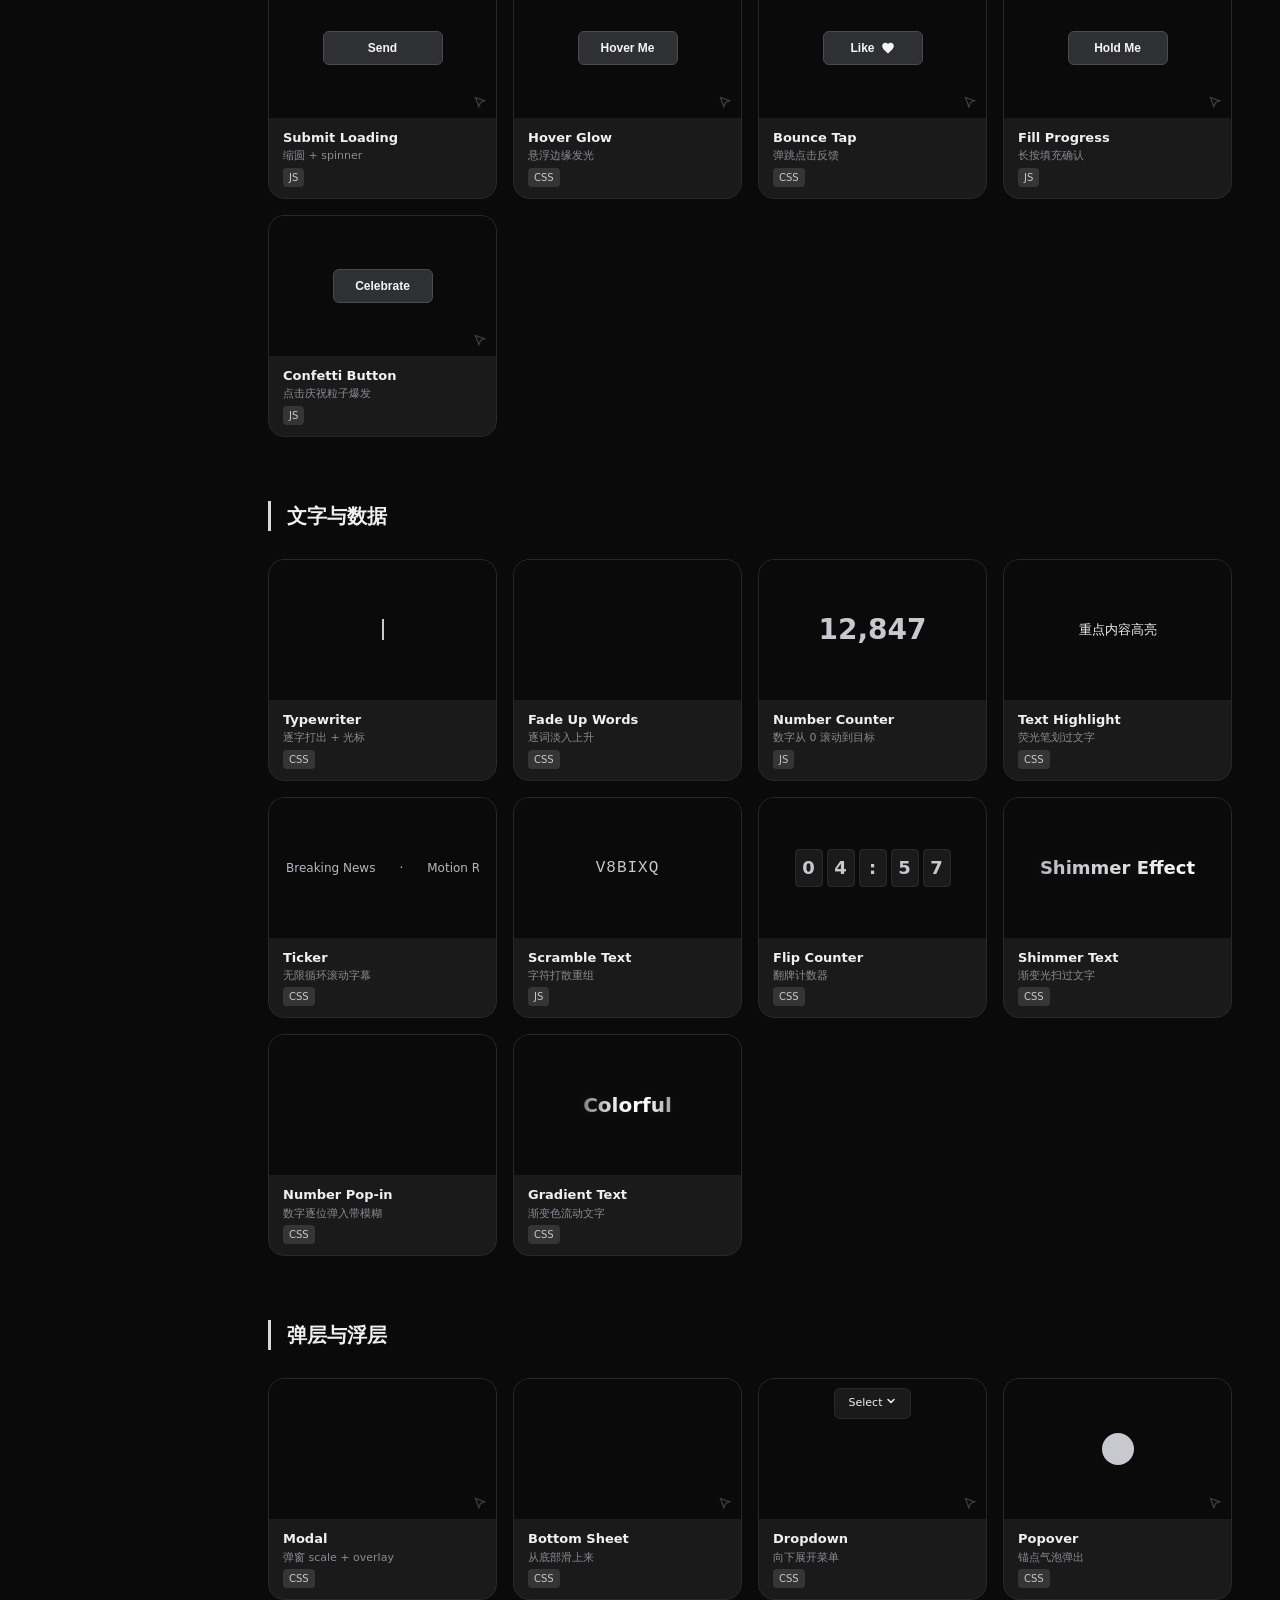
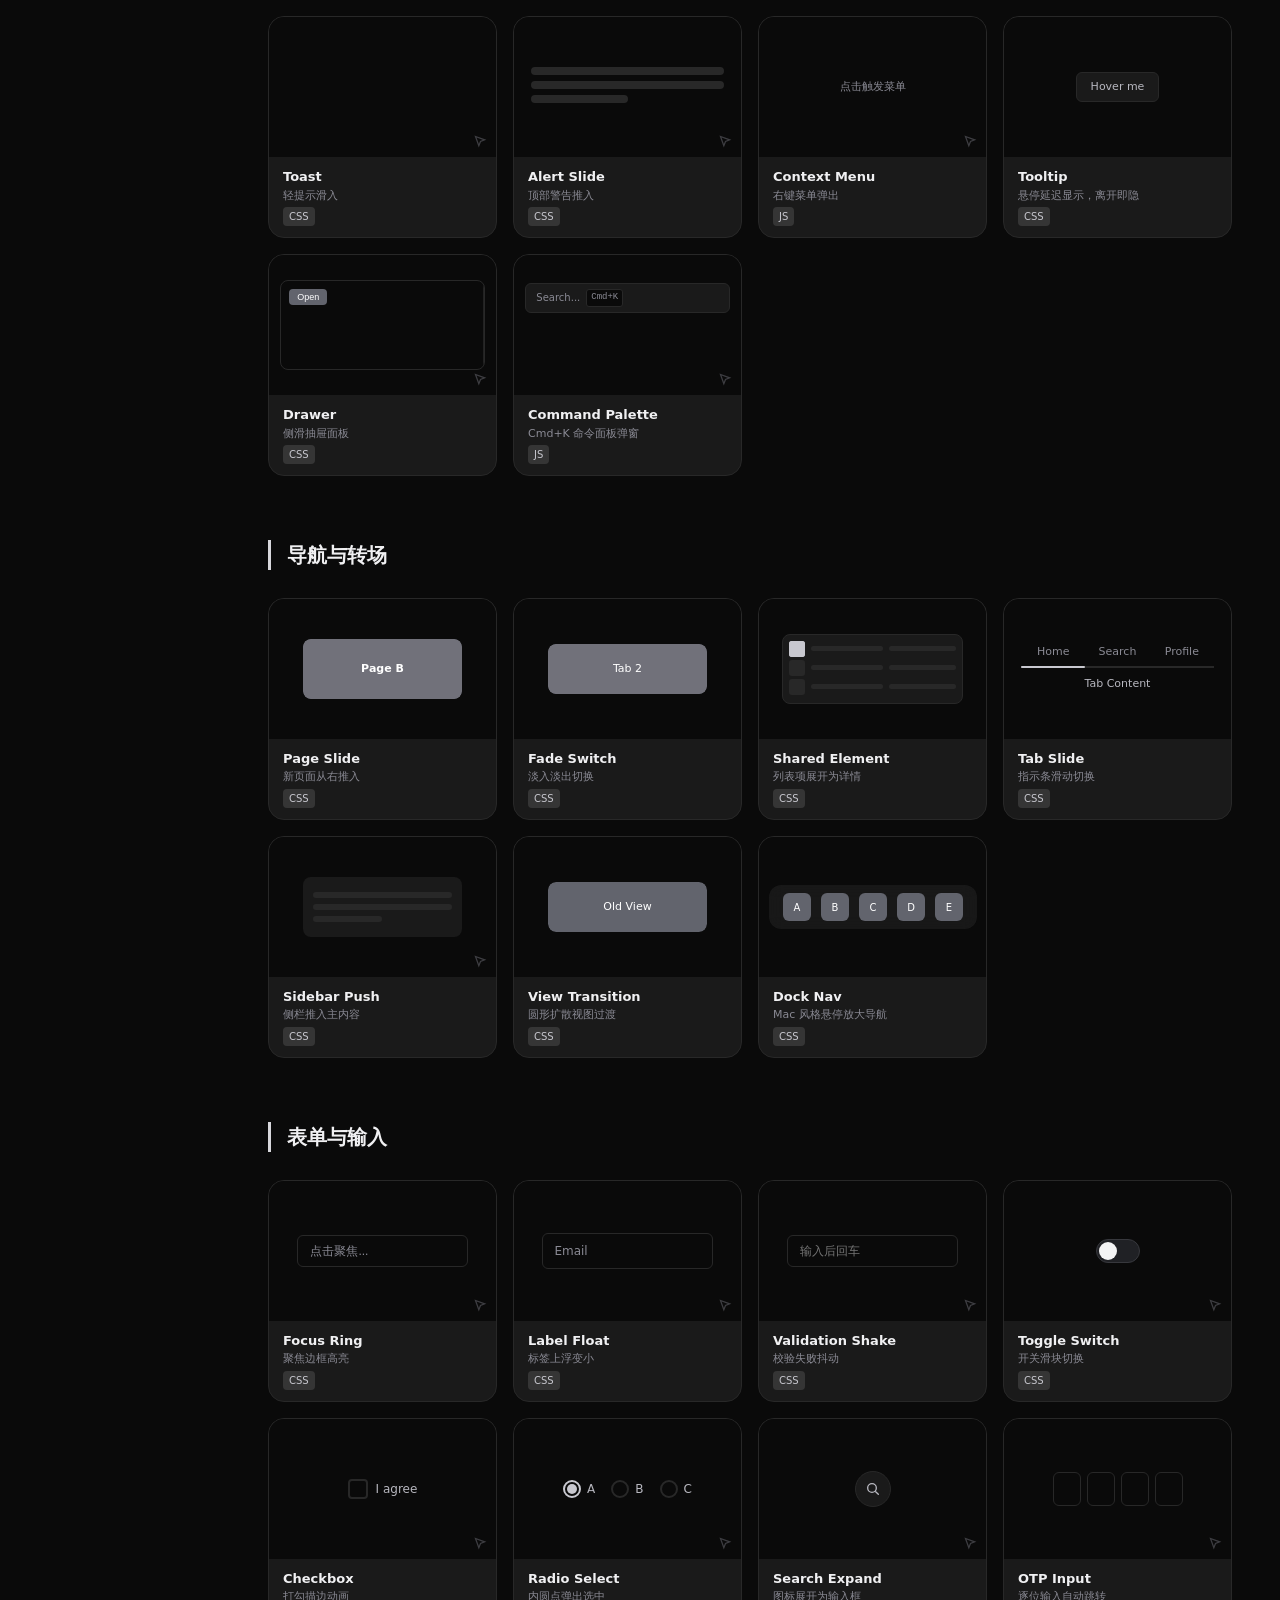
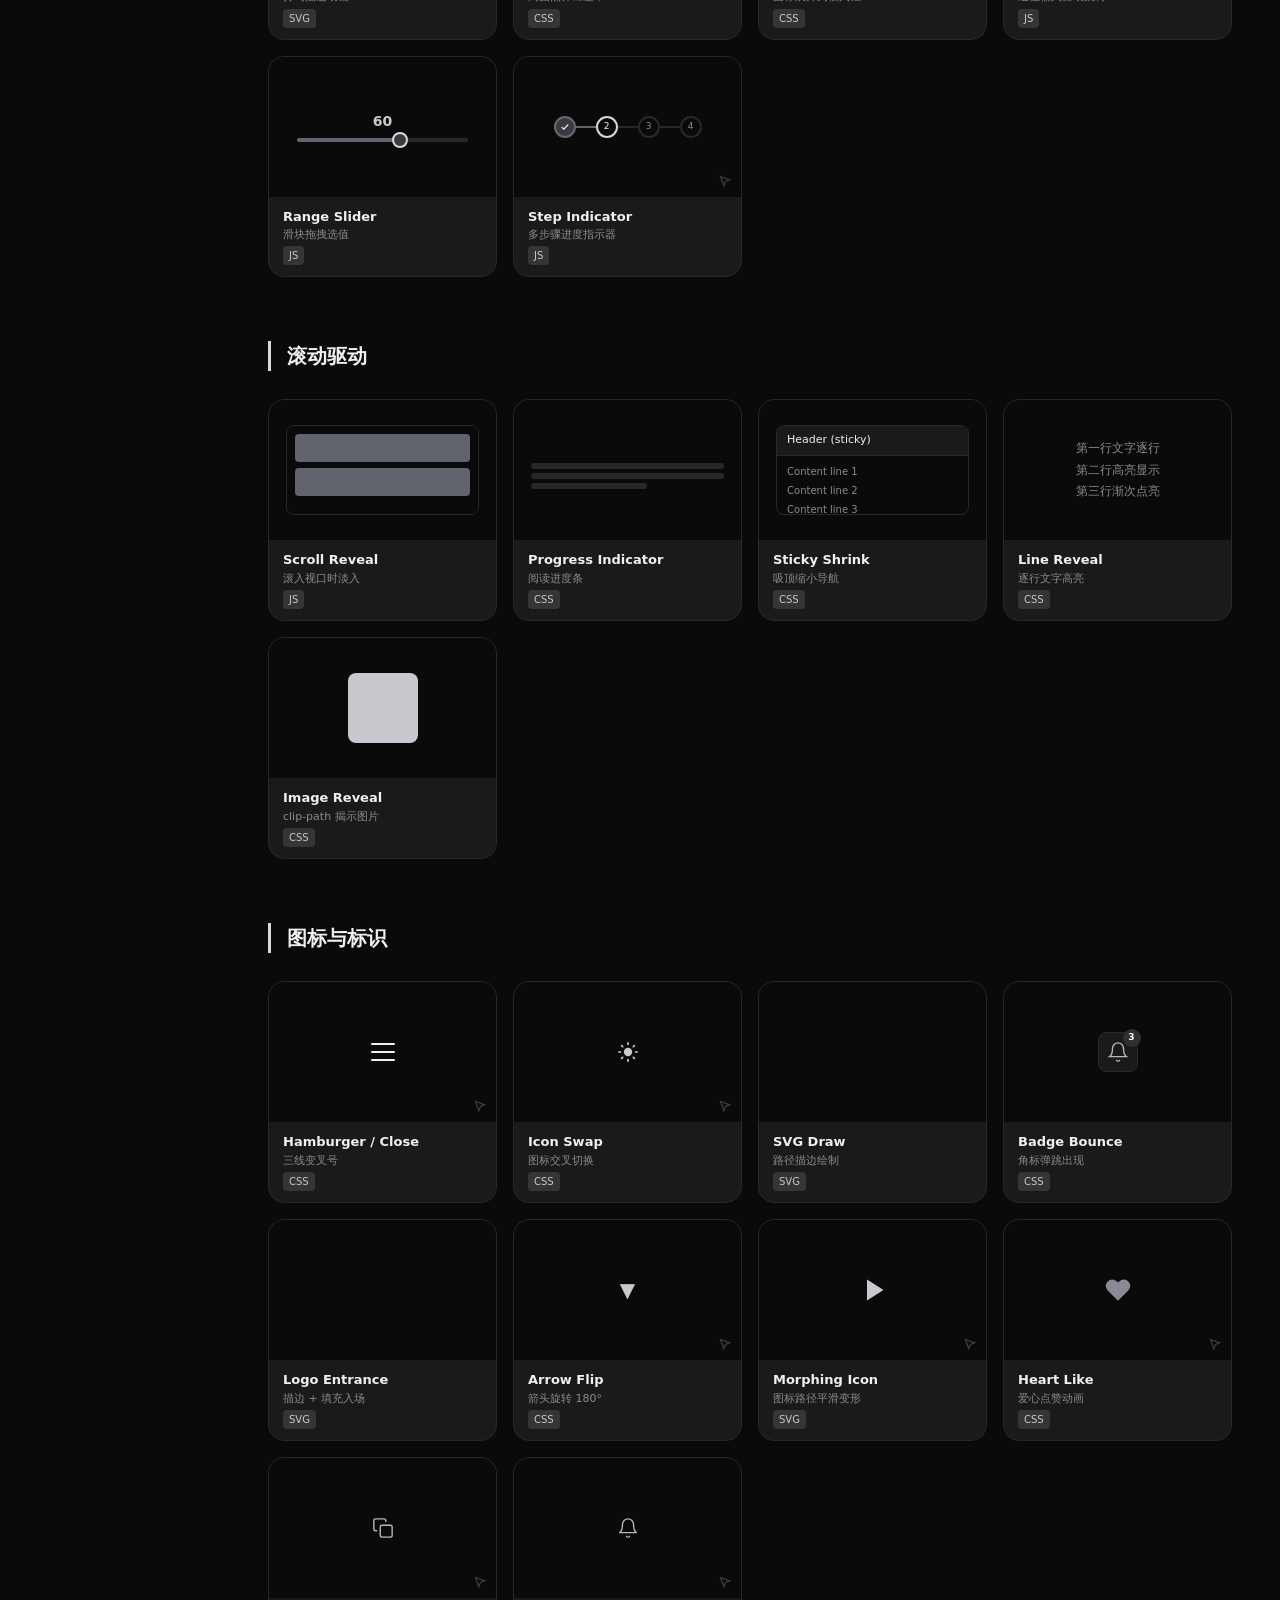
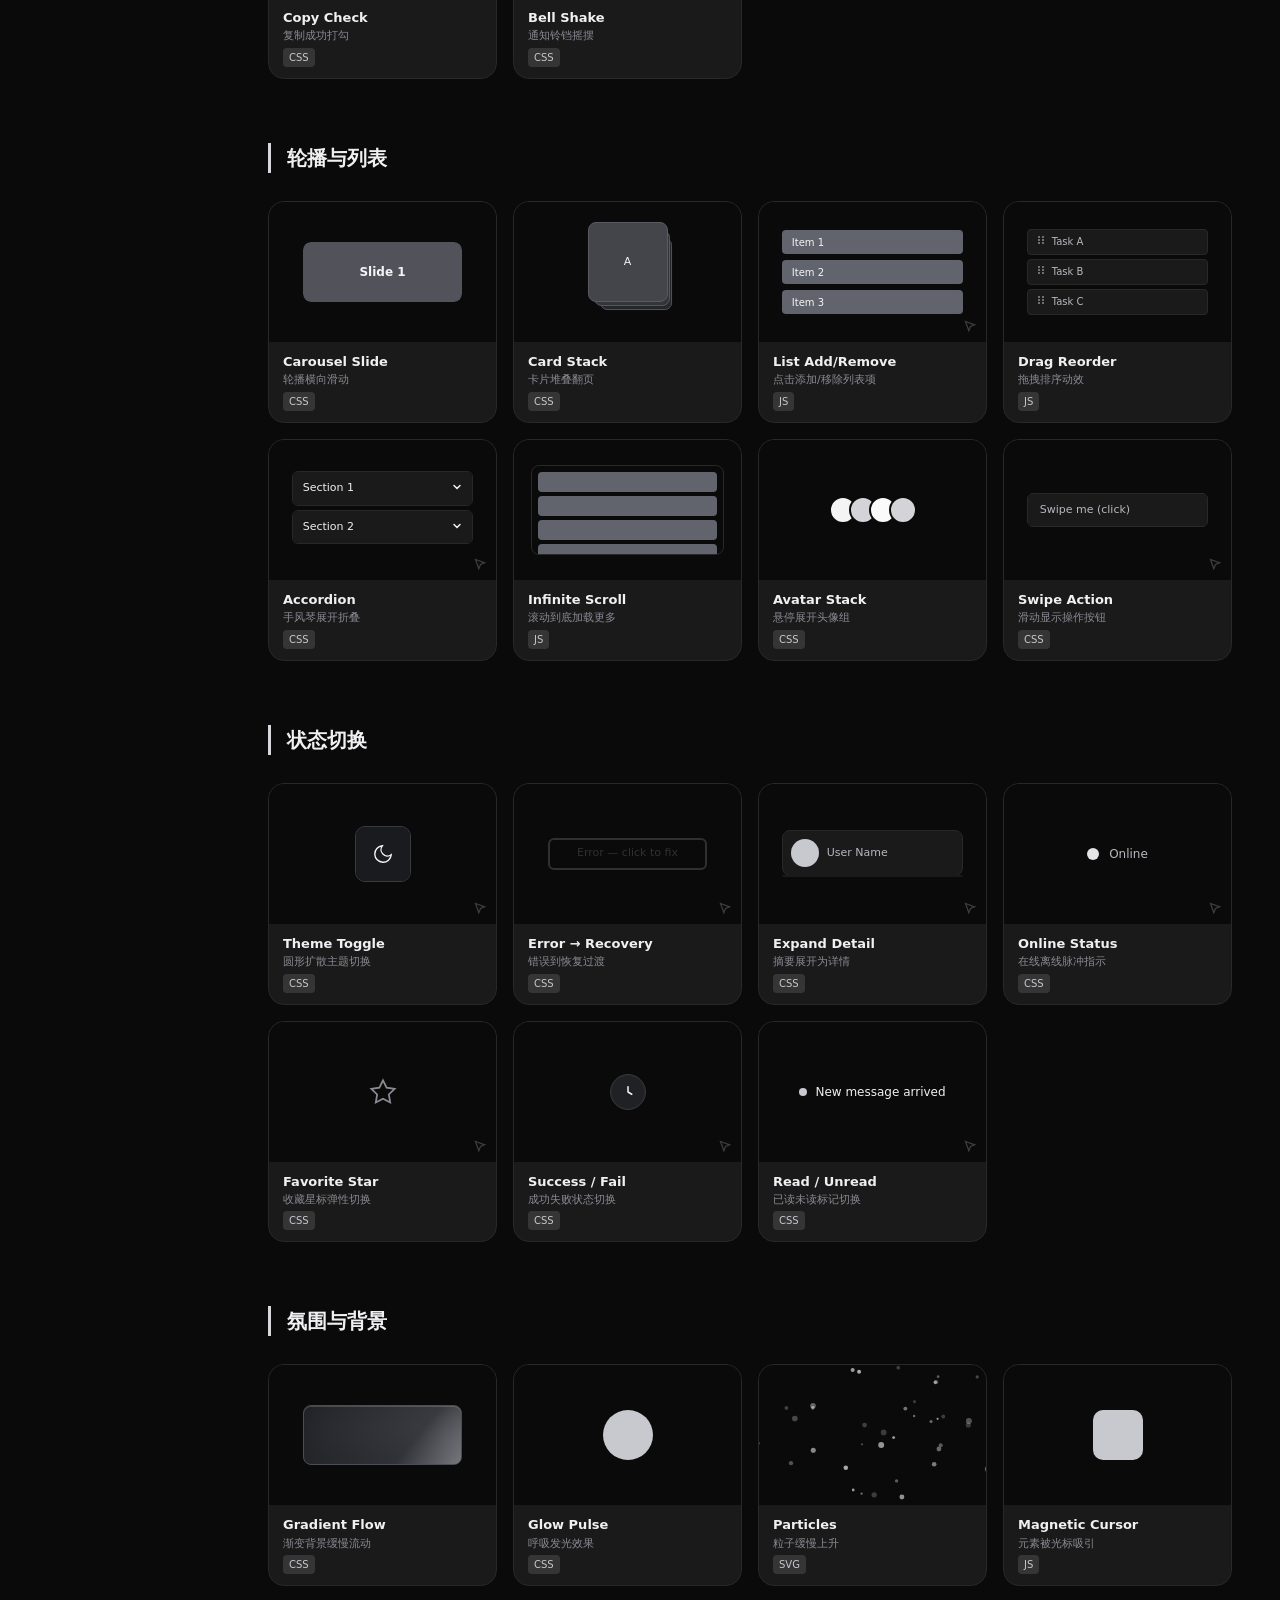
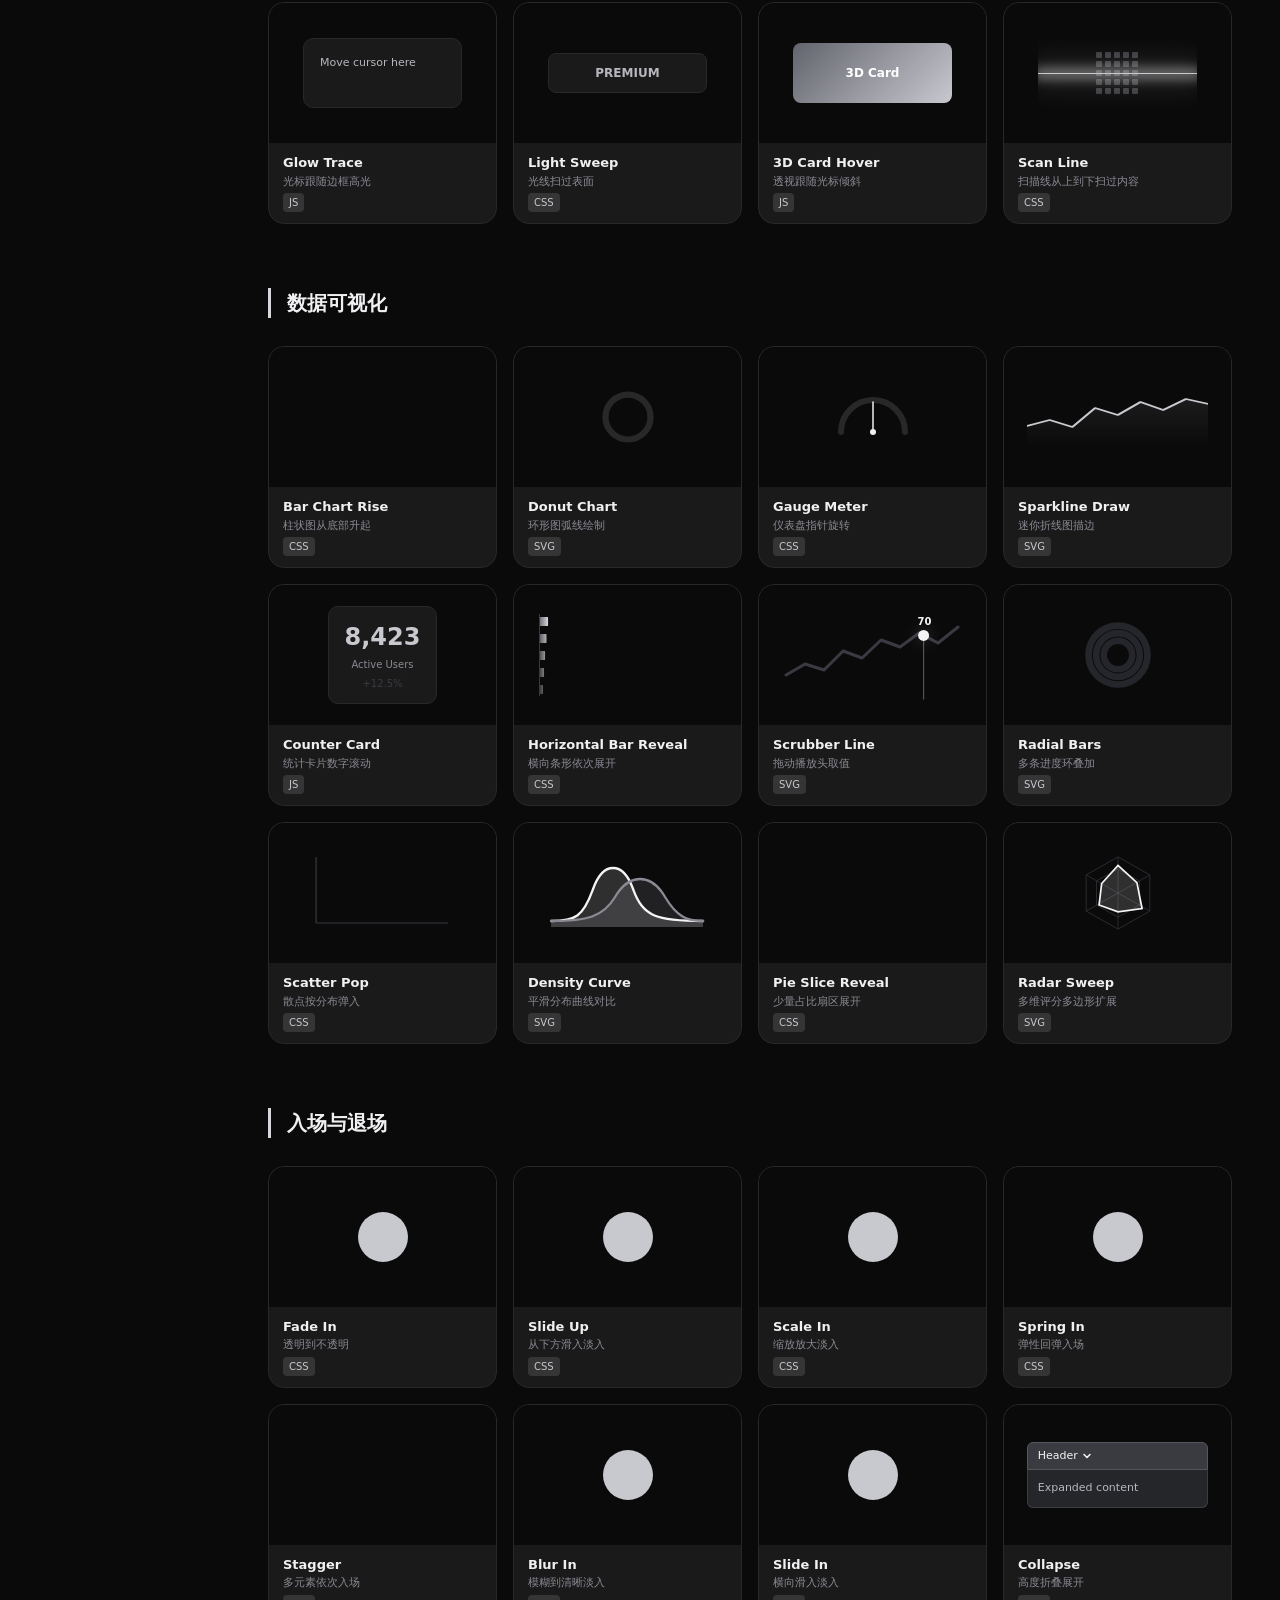
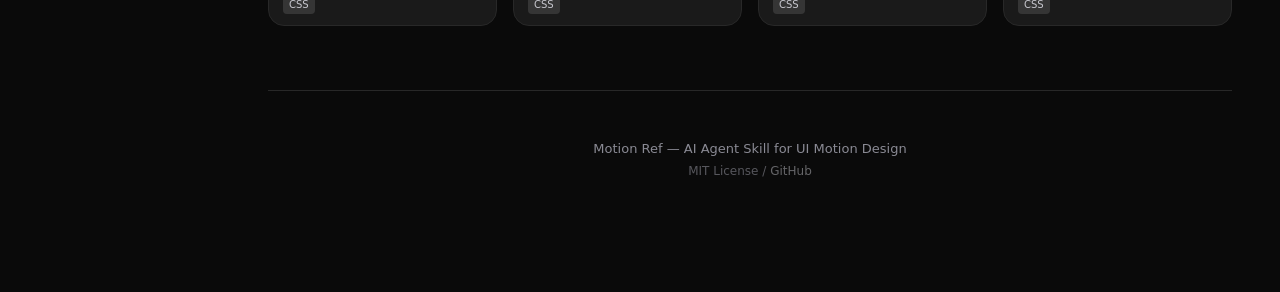
<file: .claude/skills/motion-ref/demo/index.html>
<!DOCTYPE html>
<html lang="zh-CN">
<head>
<meta charset="UTF-8">
<meta name="viewport" content="width=device-width, initial-scale=1.0">
<link rel="icon" type="image/svg+xml" href="data:image/svg+xml,%3Csvg xmlns='http://www.w3.org/2000/svg' viewBox='0 0 32 32'%3E%3Cdefs%3E%3ClinearGradient id='g' x1='0' y1='0' x2='1' y2='1'%3E%3Cstop offset='0%25' stop-color='%23f4f4f5'/%3E%3Cstop offset='100%25' stop-color='%2371717a'/%3E%3C/linearGradient%3E%3C/defs%3E%3Crect width='32' height='32' rx='7' fill='%230a0a0a'/%3E%3Cpath d='M8 20 Q10 8 16 16 Q22 24 24 12' stroke='url(%23g)' stroke-width='3' stroke-linecap='round' fill='none'/%3E%3Ccircle cx='24' cy='12' r='2.5' fill='%23f4f4f5'/%3E%3C/svg%3E">
<title>Motion Ref — UI 动效参考</title>
<style>
*,*::before,*::after{margin:0;padding:0;box-sizing:border-box}
:root{
  --bg:#0a0a0a;--surface:#141414;--card:#1a1a1a;--border:#282828;
  --text:#f0f0f2;--text2:#b7b7bf;--text3:#8a8a94;
  --accent:#c8c8cf;--accent2:#62646d;--accent-glow:rgba(200,200,207,.18);
  --control:#2f3034;--control2:#3a3b40;--on-control:#f4f4f5;
  --success:#3a3b40;--error:#2f3034;--warn:#aeb0b8;
  --radius:12px;--card-radius:16px;
}
html{scroll-behavior:smooth;background:var(--bg);color:var(--text);font-family:system-ui,-apple-system,"Segoe UI",sans-serif;line-height:1.5}
body{min-height:100vh}
a{color:var(--accent);text-decoration:none}


.page{display:flex;min-height:100vh}
.sidebar{position:fixed;top:0;left:0;width:220px;height:100vh;background:var(--surface);border-right:1px solid var(--border);padding:24px 0;overflow-y:auto;z-index:100}
.sidebar .logo{padding:0 20px 16px;border-bottom:1px solid var(--border);margin-bottom:12px}
.sidebar .logo h1{font-size:15px;font-weight:700;color:var(--accent)}
.sidebar .ver{font-size:11px;color:var(--text3);margin-top:2px}
.sidebar nav a{display:flex;align-items:center;gap:8px;padding:7px 20px;font-size:13px;color:var(--text2);transition:all .15s}
.sidebar nav a:hover,.sidebar nav a.active{color:var(--text);background:rgba(255,255,255,.04)}
.sidebar nav a.active{border-right:2px solid var(--accent)}
.sidebar nav a .num{font-size:11px;color:var(--text3);font-variant-numeric:tabular-nums;min-width:18px}
/* hero */
.hero{margin-bottom:56px;padding:24px 0 32px;border-bottom:1px solid var(--border);display:flex;align-items:flex-start;justify-content:space-between;gap:24px}
.hero-copy{min-width:0}
.hero h2{font-size:28px;font-weight:800;background:linear-gradient(135deg,var(--accent),#d4d4d8,#fafafa);-webkit-background-clip:text;-webkit-text-fill-color:transparent;background-clip:text;margin-bottom:6px}
.hero p{font-size:14px;color:var(--text3);max-width:480px;line-height:1.6}
.github-link{display:inline-flex;align-items:center;justify-content:center;gap:9px;height:38px;padding:0 18px;border:1px solid #303033;border-radius:999px;background:rgba(255,255,255,.025);color:var(--text);font-size:15px;font-weight:650;line-height:1;white-space:nowrap;transition:background .18s,border-color .18s,color .18s,box-shadow .18s,transform .18s}
.github-link svg{width:18px;height:18px;fill:currentColor;flex:0 0 auto}
.github-link:hover{background:rgba(255,255,255,.055);border-color:#4a4a4f;color:#fff;box-shadow:0 0 0 1px rgba(255,255,255,.04),0 10px 30px rgba(0,0,0,.28);transform:translateY(-1px)}
.github-link:focus-visible{outline:2px solid var(--accent);outline-offset:3px}
.hero-stats{display:flex;gap:24px;margin-top:16px}
.hero-stat{display:flex;flex-direction:column}
.hero-stat .val{font-size:22px;font-weight:700;color:var(--text)}
.hero-stat .lbl{font-size:11px;color:var(--text3)}

/* footer */
.footer{text-align:center;padding:48px 0 32px;border-top:1px solid var(--border);margin-top:64px;color:var(--text3);font-size:13px}
.footer-sub{margin-top:4px;font-size:12px;color:var(--text3);opacity:.6}
.footer-sub a{color:var(--accent);opacity:.8}

/* back to top */
.back-top{position:fixed;bottom:28px;right:28px;width:40px;height:40px;background:var(--surface);border:1px solid var(--border);border-radius:50%;display:flex;align-items:center;justify-content:center;cursor:pointer;opacity:0;pointer-events:none;transition:opacity .25s,transform .25s,border-color .2s;z-index:200;transform:translateY(8px)}
.back-top.show{opacity:1;pointer-events:auto;transform:translateY(0)}
.back-top:hover{border-color:var(--accent);color:var(--accent)}

.main{margin-left:220px;flex:1;padding:40px 48px 80px}
.section{margin-bottom:64px}
.section-head{margin-bottom:28px;padding-left:16px;border-left:3px solid #d7d7dc;position:relative}
.section-head h2{font-size:20px;font-weight:700;margin-bottom:4px;letter-spacing:0}
.section-head p{font-size:13px;color:var(--text2)}

.grid{display:grid;grid-template-columns:repeat(auto-fill,minmax(220px,1fr));gap:16px}

.card{background:var(--card);border:1px solid var(--border);border-radius:var(--card-radius);overflow:hidden;transition:border-color .2s,box-shadow .2s;position:relative}
.card:hover{border-color:var(--accent)}
.card .preview{height:140px;display:flex;align-items:center;justify-content:center;background:var(--bg);position:relative;overflow:hidden;cursor:pointer}
.card .info{padding:10px 14px}
.card .info h3{font-size:13px;font-weight:600;margin-bottom:1px}
.card .info p{font-size:11px;color:var(--text3);line-height:1.4}
.card .tag{display:inline-block;font-size:10px;padding:2px 6px;border-radius:4px;background:rgba(244,244,245,.12);color:var(--accent);margin-top:4px}

/* click hint for interactive cards */
.card[data-click] .preview::after{content:"";position:absolute;bottom:8px;right:8px;width:20px;height:20px;background:url("data:image/svg+xml,%3Csvg xmlns='http://www.w3.org/2000/svg' viewBox='0 0 24 24' fill='none' stroke='%2371717a' stroke-width='1.5' stroke-linecap='round'%3E%3Cpath d='M15 15l-2 5L9 9l11 4-5 2z'/%3E%3C/svg%3E") center/contain no-repeat;opacity:.5;transition:opacity .2s}
.card[data-click]:hover .preview::after{opacity:1}

/* code panel */
.code-panel{position:absolute;inset:0;background:rgba(11,11,15,.96);z-index:5;opacity:0;pointer-events:none;transition:opacity .2s;display:flex;flex-direction:column;padding:12px;overflow:hidden}
.card.show-code .code-panel{opacity:1;pointer-events:auto}
.code-panel-head{display:flex;justify-content:space-between;align-items:center;margin-bottom:8px}
.code-panel-head span{font-size:11px;font-weight:600;color:var(--accent)}
.code-copy{width:20px;height:20px;cursor:pointer;display:flex;align-items:center;justify-content:center}
.code-copy svg{width:14px;height:14px;stroke:var(--text3);stroke-width:2;pointer-events:none}
.code-copy:hover svg{stroke:var(--accent)}
.code-close{width:20px;height:20px;cursor:pointer;display:flex;align-items:center;justify-content:center}
.code-close svg{width:14px;height:14px;stroke:var(--text3);stroke-width:2}
.code-close:hover svg{stroke:var(--text)}
.code-panel pre{flex:1;overflow:auto;font-family:'SF Mono',Consolas,monospace;font-size:10px;line-height:1.5;color:var(--text2);white-space:pre-wrap;word-break:break-all}
.code-btn{position:absolute;top:8px;left:8px;width:22px;height:22px;background:rgba(255,255,255,.06);border:1px solid var(--border);border-radius:4px;cursor:pointer;display:flex;align-items:center;justify-content:center;opacity:0;transition:opacity .15s;z-index:2}
.code-btn svg{width:12px;height:12px;stroke:var(--text3);stroke-width:2;fill:none}
.card:hover .code-btn{opacity:1}
.code-btn:hover{background:rgba(255,255,255,.1)}
.code-btn:hover svg{stroke:var(--accent)}

@media(max-width:900px){
  .grid{grid-template-columns:repeat(auto-fill,minmax(200px,1fr))}
}
@media(max-width:768px){
  .sidebar{display:none}
  .main{margin-left:0;padding:24px 16px 60px}
  .hero{flex-direction:column;gap:16px}
  .grid{grid-template-columns:1fr 1fr}
}
@media(max-width:480px){.grid{grid-template-columns:1fr}}

/* ═══ 1. 加载与等待 ═══ */
.spinner{width:36px;height:36px;border:3px solid var(--border);border-top-color:var(--accent);border-radius:50%;animation:spin .8s linear infinite}
@keyframes spin{to{transform:rotate(360deg)}}

.dots-pulse{display:flex;gap:6px}
.dots-pulse span{width:10px;height:10px;background:var(--accent);border-radius:50%;animation:dotPulse 1.4s ease-in-out infinite}
.dots-pulse span:nth-child(2){animation-delay:.15s}
.dots-pulse span:nth-child(3){animation-delay:.3s}
@keyframes dotPulse{0%,80%,100%{transform:scale(.4);opacity:.4}40%{transform:scale(1);opacity:1}}

.skeleton-box{width:80%;display:flex;flex-direction:column;gap:8px}
.skeleton-line{height:12px;border-radius:6px;background:linear-gradient(90deg,#2a2a32 25%,#35353d 50%,#2a2a32 75%);background-size:200% 100%;animation:shimmer 1.5s ease-in-out infinite}
.skeleton-line:first-child{width:60%}
.skeleton-line:nth-child(2){width:90%}
.skeleton-line:last-child{width:45%}
@keyframes shimmer{0%{background-position:200% 0}100%{background-position:-200% 0}}

.progress-wrap{width:80%;height:6px;background:var(--border);border-radius:3px;overflow:hidden}
.progress-fill{height:100%;width:0%;background:linear-gradient(90deg,var(--accent2),var(--accent));border-radius:3px;animation:progFill 2.5s ease-in-out infinite}
@keyframes progFill{0%{width:0}50%{width:85%}100%{width:100%}}

.circ-prog{width:48px;height:48px;transform:rotate(-90deg)}
.circ-prog circle{fill:none;stroke-width:4}
.circ-prog .bg{stroke:var(--border)}
.circ-prog .fg{stroke:var(--accent);stroke-dasharray:125.6;stroke-dashoffset:125.6;stroke-linecap:round;animation:circDraw 2s ease-in-out infinite alternate}
@keyframes circDraw{to{stroke-dashoffset:25}}

.breath{width:40px;height:40px;background:var(--accent);border-radius:50%;animation:breathe 2.5s ease-in-out infinite}
@keyframes breathe{0%,100%{transform:scale(1);opacity:.7}50%{transform:scale(1.15);opacity:1}}

.skel-pulse-box{width:80%;display:flex;flex-direction:column;gap:8px}
.skel-pulse-line{height:12px;border-radius:6px;background:var(--border);animation:skelPulse 1.5s ease-in-out infinite}
.skel-pulse-line:first-child{width:50%}
.skel-pulse-line:nth-child(2){width:85%}
.skel-pulse-line:last-child{width:40%}
@keyframes skelPulse{0%,100%{opacity:1}50%{opacity:.35}}

.spin-dots{position:relative;width:40px;height:40px}
.spin-dots span{position:absolute;width:6px;height:6px;background:var(--accent);border-radius:50%;top:0;left:17px;transform-origin:3px 20px;animation:spinDots 1.2s linear infinite}
.spin-dots span:nth-child(2){transform:rotate(45deg);animation-delay:-.975s}
.spin-dots span:nth-child(3){transform:rotate(90deg);animation-delay:-.9s}
.spin-dots span:nth-child(4){transform:rotate(135deg);animation-delay:-.825s}
.spin-dots span:nth-child(5){transform:rotate(180deg);animation-delay:-.75s}
.spin-dots span:nth-child(6){transform:rotate(225deg);animation-delay:-.675s}
.spin-dots span:nth-child(7){transform:rotate(270deg);animation-delay:-.6s}
.spin-dots span:nth-child(8){transform:rotate(315deg);animation-delay:-.525s}
@keyframes spinDots{0%{opacity:1}100%{opacity:.15}}

/* ═══ 2. 入场与退场 ═══ */
.fade-demo{width:50px;height:50px;background:var(--accent);border-radius:50%;animation:fadeLoop 2.5s ease infinite}
@keyframes fadeLoop{0%,100%{opacity:0}30%,70%{opacity:1}}

.slide-up-demo{width:50px;height:50px;background:var(--accent);border-radius:50%;animation:slideUpLoop 2.5s ease infinite}
@keyframes slideUpLoop{0%,100%{opacity:0;transform:translateY(20px)}30%,70%{opacity:1;transform:translateY(0)}}

.scale-in-demo{width:50px;height:50px;background:var(--accent);border-radius:50%;animation:scaleInLoop 2.5s ease infinite}
@keyframes scaleInLoop{0%,100%{opacity:0;transform:scale(.85)}30%,70%{opacity:1;transform:scale(1)}}

.spring-demo{width:50px;height:50px;background:var(--accent);border-radius:50%;animation:springLoop 3s infinite}
@keyframes springLoop{0%{opacity:0;transform:scale(.5)}25%{opacity:1;transform:scale(1.12)}35%{transform:scale(.95)}45%{transform:scale(1.03)}55%,75%{opacity:1;transform:scale(1)}100%{opacity:0;transform:scale(.5)}}

.stagger-demo{display:flex;gap:6px}
.stagger-demo span{width:12px;height:40px;background:var(--accent);border-radius:4px;animation:staggerLoop 3s ease infinite;opacity:0}
.stagger-demo span:nth-child(1){animation-delay:0s}
.stagger-demo span:nth-child(2){animation-delay:.08s}
.stagger-demo span:nth-child(3){animation-delay:.16s}
.stagger-demo span:nth-child(4){animation-delay:.24s}
.stagger-demo span:nth-child(5){animation-delay:.32s}
@keyframes staggerLoop{0%,100%{opacity:0;transform:translateY(15px)}20%,70%{opacity:1;transform:translateY(0)}}

.blur-demo{width:50px;height:50px;background:var(--accent);border-radius:50%;animation:blurLoop 3s ease infinite}
@keyframes blurLoop{0%,100%{opacity:0;filter:blur(10px)}30%,70%{opacity:1;filter:blur(0)}}

.slide-h-demo{width:50px;height:50px;background:var(--accent);border-radius:50%;animation:slideHLoop 2.5s ease infinite}
@keyframes slideHLoop{0%,100%{opacity:0;transform:translateX(-30px)}30%,70%{opacity:1;transform:translateX(0)}}

.collapse-demo{width:80%;overflow:hidden}
.collapse-bar{height:28px;background:var(--control2);border:1px solid #55565d;border-radius:6px 6px 0 0;display:flex;align-items:center;padding:0 10px;font-size:11px;color:var(--on-control)}
.collapse-bar svg{margin-left:4px;transition:transform .3s ease;animation:collapseArrow 3s ease-in-out infinite}
.collapse-body{background:#25262a;border:1px solid #3c3d42;border-top:none;border-radius:0 0 6px 6px;animation:collapseLoop 3s ease-in-out infinite;overflow:hidden}
.collapse-body-inner{padding:10px;font-size:11px;color:var(--text2)}
@keyframes collapseLoop{0%,100%{max-height:0;opacity:0}35%,65%{max-height:60px;opacity:1}}
@keyframes collapseArrow{0%,100%{transform:rotate(0deg)}35%,65%{transform:rotate(180deg)}}

/* ═══ 3. 按钮与反馈 ═══ */
.demo-btn{height:34px;padding:0 20px;min-width:100px;border:1px solid #4a4b50;border-radius:6px;background:var(--control);color:var(--on-control);font-size:12px;font-weight:600;line-height:1;cursor:pointer;outline:none;transition:all .15s;display:inline-flex;align-items:center;justify-content:center;gap:6px}
.demo-btn:hover{background:var(--control2);border-color:#5a5b62}
.press-btn{animation:pressHint 2s ease-in-out infinite}
.press-btn:active{transform:scale(.94);transition-duration:80ms;animation:none}
@keyframes pressHint{0%,100%{transform:scale(1)}50%{transform:scale(.97)}}
.ripple-btn{position:relative;overflow:hidden}
.ripple-btn .ripple-circle{position:absolute;border-radius:50%;background:rgba(255,255,255,.35);transform:scale(0);animation:rippleAnim .6s ease-out forwards;pointer-events:none}
@keyframes rippleAnim{to{transform:scale(4);opacity:0}}

.check-btn .check-svg{display:none;width:18px;height:18px;flex:0 0 18px}
.check-btn .check-svg path{stroke:var(--on-control);stroke-width:2.5;fill:none;stroke-dasharray:24;stroke-dashoffset:24;stroke-linecap:round}
.check-btn.done{background:var(--success)}
.check-btn.done .btn-text{display:none}
.check-btn.done .check-svg{display:inline-block}
.check-btn.done .check-svg path{animation:drawCheck .45s ease forwards .1s}
@keyframes drawCheck{to{stroke-dashoffset:0}}

.shake-btn.shaking{animation:shake .4s ease;background:var(--error)}
@keyframes shake{0%,100%{transform:translateX(0)}20%,60%{transform:translateX(-6px)}40%,80%{transform:translateX(6px)}}

.submit-btn{min-width:120px;position:relative;transition:all .35s ease}
.submit-btn.loading{width:42px;min-width:42px;padding:8px;border-radius:50%;color:transparent;pointer-events:none}
.submit-btn.loading::after{content:"";position:absolute;inset:6px;border:2.5px solid rgba(255,255,255,.3);border-top-color:#fff;border-radius:50%;animation:spin .7s linear infinite}

.glow-btn{animation:glowHint 2.5s ease-in-out infinite}
.glow-btn:hover{box-shadow:0 0 24px var(--accent-glow),0 0 48px rgba(244,244,245,.12);animation:none}
@keyframes glowHint{0%,100%{box-shadow:none}50%{box-shadow:0 0 16px var(--accent-glow)}}
.bounce-btn{animation:bounceHint 2.5s ease-in-out infinite}
.bounce-btn:active{animation:bounceTap .5s cubic-bezier(.34,1.56,.64,1)}
@keyframes bounceHint{0%,100%{transform:translateY(0)}50%{transform:translateY(-3px)}}
@keyframes bounceTap{0%{transform:scale(1) translateY(0)}30%{transform:scale(.88,.96) translateY(4px)}50%{transform:scale(1.08,1) translateY(-8px)}70%{transform:scale(.98,1.02) translateY(-2px)}100%{transform:scale(1) translateY(0)}}

.fill-btn{position:relative;overflow:hidden;user-select:none}
.fill-btn::before{content:"";position:absolute;left:0;top:0;bottom:0;width:var(--fill,0%);background:rgba(255,255,255,.35);transition:width .05s linear}
.fill-btn.filled{background:var(--success);color:var(--on-control)}
.fill-btn.filled::before{display:none}

/* ═══ 4. 弹层与浮层 ═══ */
.modal-trigger{position:relative;font-size:11px;color:var(--text3)}
.mini-modal-overlay{position:absolute;inset:0;background:rgba(0,0,0,.5);border-radius:inherit;opacity:0;pointer-events:none;transition:opacity .2s;display:flex;align-items:center;justify-content:center}
.mini-modal-box{background:var(--card);border:1px solid var(--border);border-radius:8px;padding:12px 16px;transform:scale(.9);opacity:0;transition:all .25s ease-out;font-size:11px;text-align:center;min-width:100px}
.modal-trigger.show .mini-modal-overlay{opacity:1;pointer-events:auto}
.modal-trigger.show .mini-modal-box{transform:scale(1);opacity:1}

.sheet-area{position:relative;height:100%;width:100%}
.mini-sheet{position:absolute;bottom:-100%;left:10%;right:10%;background:var(--card);border-radius:10px 10px 0 0;padding:10px;transition:bottom .3s ease-out;border:1px solid var(--border);border-bottom:none}
.mini-sheet .handle{width:28px;height:3px;background:var(--text3);border-radius:2px;margin:0 auto 8px}
.mini-sheet .sheet-row{height:8px;background:var(--border);border-radius:4px;margin-bottom:6px}
.mini-sheet .sheet-row:last-child{width:60%}
.sheet-area.show .mini-sheet{bottom:0}

.dd-area{position:relative;display:flex;flex-direction:column;align-items:center}
.dd-trigger{padding:6px 14px;background:var(--card);border:1px solid var(--border);border-radius:6px;font-size:11px;color:var(--text);cursor:pointer;display:flex;align-items:center;gap:4px}
.dd-trigger .arrow{transition:transform .2s;font-size:9px}
.dd-menu{margin-top:4px;background:var(--card);border:1px solid var(--border);border-radius:6px;overflow:hidden;transform-origin:top;transform:scaleY(.9);opacity:0;transition:all .15s ease;pointer-events:none;min-width:100px}
.dd-area.show .dd-menu{transform:scaleY(1);opacity:1;pointer-events:auto}
.dd-area.show .dd-trigger .arrow{transform:rotate(180deg)}
.dd-menu-item{padding:6px 12px;font-size:11px;color:var(--text2);cursor:pointer;transition:background .1s}
.dd-menu-item:hover{background:rgba(255,255,255,.05)}

.pop-area{position:relative;display:flex;flex-direction:column;align-items:center}
.pop-dot{width:32px;height:32px;background:var(--accent);border-radius:50%;cursor:pointer;transition:transform .15s}
.pop-dot:hover{transform:scale(1.1)}
.pop-bubble{position:absolute;bottom:calc(100% + 8px);background:var(--card);border:1px solid var(--border);border-radius:8px;padding:8px 12px;font-size:11px;color:var(--text2);white-space:nowrap;transform:scale(.9);opacity:0;transition:all .2s ease;pointer-events:none}
.pop-bubble::after{content:"";position:absolute;top:100%;left:50%;transform:translateX(-50%);border:5px solid transparent;border-top-color:var(--border)}
.pop-area.show .pop-bubble{transform:scale(1);opacity:1}

.toast-area{position:relative;width:100%;height:100%}
.mini-toast{position:absolute;top:-40px;left:50%;transform:translateX(-50%) translateY(-8px);background:var(--card);border:1px solid var(--border);border-radius:8px;padding:6px 14px;font-size:11px;white-space:nowrap;opacity:0;transition:all .3s ease;color:var(--text2)}
.toast-area.show .mini-toast{top:12px;opacity:1;transform:translateX(-50%) translateY(0)}

.alert-area{width:85%;overflow:hidden}
.alert-bar{max-height:0;opacity:0;background:rgba(212,212,216,.1);border:1px solid rgba(212,212,216,.3);border-radius:6px;transition:all .3s ease;overflow:hidden}
.alert-bar-inner{padding:6px 10px;font-size:11px;color:var(--warn);display:flex;align-items:center;gap:6px}
.alert-area.show .alert-bar{max-height:40px;opacity:1;margin-bottom:6px}
.alert-body{height:8px;background:var(--border);border-radius:4px;margin-bottom:6px}
.alert-body:last-child{width:50%}

.ctx-area{position:relative;width:100%;height:100%;display:flex;align-items:center;justify-content:center;font-size:11px;color:var(--text3)}
.ctx-menu{position:absolute;background:var(--card);border:1px solid var(--border);border-radius:6px;overflow:hidden;transform:scale(.8);opacity:0;transition:all .12s ease;pointer-events:none;min-width:90px;box-shadow:0 8px 24px rgba(0,0,0,.4)}
.ctx-area.show .ctx-menu{transform:scale(1);opacity:1;pointer-events:auto}
.ctx-menu-item{padding:5px 12px;font-size:11px;color:var(--text2);cursor:pointer;transition:background .1s}
.ctx-menu-item:hover{background:rgba(255,255,255,.06)}

/* ═══ 5. 导航与转场 ═══ */
.page-slide-demo{width:70%;height:60px;position:relative;overflow:hidden;border-radius:8px}
.page-slide-demo .pg{position:absolute;inset:0;display:flex;align-items:center;justify-content:center;font-size:11px;color:#fff;font-weight:600;border-radius:8px}
.page-slide-demo .pg-a{background:var(--accent2);animation:pgSlideA 3s ease-in-out infinite}
.page-slide-demo .pg-b{background:#71717a;animation:pgSlideB 3s ease-in-out infinite}
@keyframes pgSlideA{0%,30%{transform:translateX(0)}50%,80%{transform:translateX(-100%)}100%{transform:translateX(0)}}
@keyframes pgSlideB{0%,30%{transform:translateX(100%)}50%,80%{transform:translateX(0)}100%{transform:translateX(100%)}}

.fade-switch-demo{width:70%;height:50px;position:relative;border-radius:8px;overflow:hidden}
.fade-switch-demo .fs{position:absolute;inset:0;display:flex;align-items:center;justify-content:center;font-size:11px;color:#fff;border-radius:8px}
.fade-switch-demo .fs-a{background:var(--accent2);animation:fsA 3s ease infinite}
.fade-switch-demo .fs-b{background:#71717a;animation:fsB 3s ease infinite}
@keyframes fsA{0%,40%{opacity:1}50%,90%{opacity:0}100%{opacity:1}}
@keyframes fsB{0%,40%{opacity:0}50%,90%{opacity:1}100%{opacity:0}}

.shared-demo{width:80%;height:70px;position:relative;overflow:hidden;border-radius:8px;background:var(--card);border:1px solid var(--border)}
.shared-list{position:absolute;inset:0;padding:6px;display:flex;flex-direction:column;gap:3px}
.shared-row{display:flex;align-items:center;gap:6px}
.shared-row .s-box{width:16px;height:16px;background:var(--border);border-radius:3px;flex-shrink:0}
.shared-row:first-child .s-box{background:var(--accent)}
.shared-row .s-line{height:5px;background:var(--border);border-radius:3px;flex:1}
.shared-row .s-line:last-child{width:40%;flex:none}
.shared-el{position:absolute;width:16px;height:16px;background:var(--accent);border-radius:3px;left:6px;top:6px;z-index:2;animation:sharedGrow 4s ease-in-out infinite}
@keyframes sharedGrow{0%,20%{width:16px;height:16px;left:6px;top:6px;border-radius:3px}40%,65%{width:calc(100% - 12px);height:calc(100% - 12px);left:6px;top:6px;border-radius:6px}85%,100%{width:16px;height:16px;left:6px;top:6px;border-radius:3px}}

.tab-slide-demo{width:85%;text-align:center}
.tab-bar{display:flex;border-bottom:2px solid var(--border);position:relative;margin-bottom:8px}
.tab-item{flex:1;padding:6px 0;font-size:11px;color:var(--text3)}
.tab-indicator{position:absolute;bottom:-2px;height:2px;background:var(--accent);width:33.3%;animation:tabSlide 3s ease-in-out infinite;border-radius:1px}
@keyframes tabSlide{0%,20%{left:0}40%,60%{left:33.3%}80%,100%{left:66.6%}}
.tab-content{height:24px;font-size:11px;color:var(--text2);animation:tabFade 3s ease infinite}
@keyframes tabFade{0%,15%{opacity:1}20%,35%{opacity:0}40%,55%{opacity:1}60%,75%{opacity:0}80%,95%{opacity:1}}

.sidebar-demo{width:70%;height:60px;position:relative;overflow:hidden;border-radius:8px;background:var(--card)}
.sb-side{position:absolute;left:-60px;top:0;width:60px;height:100%;background:var(--accent2);border-radius:8px 0 0 8px;transition:left .3s ease;display:flex;flex-direction:column;gap:6px;padding:8px;justify-content:center}
.sb-side span{height:4px;background:rgba(255,255,255,.4);border-radius:2px}
.sb-main{margin-left:0;height:100%;padding:10px;transition:margin-left .3s ease;display:flex;flex-direction:column;gap:6px;justify-content:center}
.sb-main span{height:6px;background:var(--border);border-radius:3px}
.sb-main span:last-child{width:50%}
.sidebar-demo.show .sb-side{left:0}
.sidebar-demo.show .sb-main{margin-left:60px}

.vt-demo{width:70%;height:50px;position:relative;overflow:hidden;border-radius:8px}
.vt-demo .vt{position:absolute;inset:0;display:flex;align-items:center;justify-content:center;font-size:11px;color:#fff;border-radius:8px}
.vt-a{background:var(--accent2)}
.vt-b{background:#71717a;clip-path:circle(0% at 50% 50%);animation:vtCircle 3.5s ease infinite}
@keyframes vtCircle{0%,30%{clip-path:circle(0% at 50% 50%)}50%,80%{clip-path:circle(75% at 50% 50%)}100%{clip-path:circle(0% at 50% 50%)}}


/* ═══ 6. 表单与输入 ═══ */
.focus-input{width:75%;padding:8px 12px;background:var(--bg);border:1.5px solid var(--border);border-radius:6px;color:var(--text);font-size:12px;outline:none;transition:border-color .15s,box-shadow .15s}
.focus-input:focus{border-color:#d7d7dc;box-shadow:0 0 0 2px rgba(215,215,220,.16),0 0 0 5px rgba(215,215,220,.08)}
.focus-input::placeholder{color:var(--text3)}

.float-label-wrap{position:relative;width:75%}
.float-input{width:100%;padding:14px 12px 6px;background:var(--bg);border:1.5px solid var(--border);border-radius:6px;color:var(--text);font-size:12px;outline:none;transition:border-color .15s}
.float-input:focus{border-color:var(--accent)}
.float-label{position:absolute;left:12px;top:50%;transform:translateY(-50%);font-size:12px;color:var(--text3);transition:all .2s ease;pointer-events:none}
.float-input:focus~.float-label,.float-input:not(:placeholder-shown)~.float-label{top:6px;transform:translateY(0) scale(.75);transform-origin:left;color:var(--accent)}

.valid-shake-input{width:75%;padding:8px 12px;background:var(--bg);border:1.5px solid var(--border);border-radius:6px;color:var(--text);font-size:12px;outline:none;transition:border-color .2s}
.valid-shake-input.err{border-color:var(--error);animation:shake .4s ease}

.toggle-track{--x:2px;width:44px;height:24px;background:#202125;border:1px solid #37383d;border-radius:12px;cursor:pointer;position:relative;transition:background .25s,border-color .25s,box-shadow .25s}
.toggle-knob{width:18px;height:18px;background:#f4f4f5;border-radius:50%;position:absolute;top:50%;left:0;transform:translate(var(--x),-50%);transition:transform .25s cubic-bezier(.34,1.56,.64,1),background .25s}
.toggle-track.on{--x:23px;background:#565861;border-color:#858791;box-shadow:inset 0 0 0 1px rgba(255,255,255,.08)}

.cb-wrap{display:flex;align-items:center;gap:8px;cursor:pointer;font-size:12px;color:var(--text2)}
.cb-box{width:20px;height:20px;border:2px solid var(--border);border-radius:4px;position:relative;transition:all .2s;display:flex;align-items:center;justify-content:center}
.cb-box svg{width:14px;height:14px;opacity:0;transform:scale(.5);transition:all .2s}
.cb-box svg path{stroke:var(--on-control);stroke-width:2.5;fill:none;stroke-dasharray:20;stroke-dashoffset:20;stroke-linecap:round}
.cb-wrap.checked .cb-box{background:var(--control2);border-color:#6a6b72}
.cb-wrap.checked .cb-box svg{opacity:1;transform:scale(1)}
.cb-wrap.checked .cb-box svg path{animation:drawCheck .3s ease forwards}

.radio-group{display:flex;gap:16px}
.radio-item{display:flex;align-items:center;gap:6px;cursor:pointer;font-size:12px;color:var(--text2)}
.radio-circle{width:18px;height:18px;border:2px solid var(--border);border-radius:50%;position:relative;transition:border-color .2s}
.radio-dot{width:10px;height:10px;background:var(--accent);border-radius:50%;position:absolute;top:50%;left:50%;transform:translate(-50%,-50%) scale(0);transition:transform .2s cubic-bezier(.34,1.56,.64,1)}
.radio-item.selected .radio-circle{border-color:var(--accent)}
.radio-item.selected .radio-dot{transform:translate(-50%,-50%) scale(1)}

.search-wrap{display:flex;align-items:center;position:relative}
.search-icon{width:36px;height:36px;background:var(--card);border:1px solid var(--border);border-radius:18px;display:flex;align-items:center;justify-content:center;cursor:pointer;font-size:14px;transition:all .3s ease;overflow:hidden;color:var(--text2)}
.search-icon.expanded{width:180px;border-radius:8px;justify-content:flex-start;padding-left:10px}
.search-input{width:0;border:none;background:transparent;color:var(--text);font-size:12px;outline:none;transition:width .3s ease,margin .3s ease;margin-left:0;padding:0}
.search-icon.expanded .search-input{width:120px;margin-left:6px}

/* ═══ 7. 文字与数据 ═══ */
.typewriter{font-family:monospace;font-size:14px;color:var(--accent);overflow:hidden;white-space:nowrap;border-right:2px solid var(--accent);width:0;animation:typeW 3s steps(12) infinite,blink .6s step-end infinite alternate}
@keyframes typeW{0%,100%{width:0}40%,80%{width:12ch}}
@keyframes blink{50%{border-color:transparent}}

.fade-words{display:flex;gap:6px;flex-wrap:wrap;justify-content:center}
.fade-words span{font-size:13px;color:var(--text);opacity:0;animation:fadeWord 3s ease infinite;transform:translateY(8px)}
.fade-words span:nth-child(1){animation-delay:0s}
.fade-words span:nth-child(2){animation-delay:.12s}
.fade-words span:nth-child(3){animation-delay:.24s}
.fade-words span:nth-child(4){animation-delay:.36s}
@keyframes fadeWord{0%,100%{opacity:0;transform:translateY(8px)}20%,80%{opacity:1;transform:translateY(0)}}

.num-counter{font-size:28px;font-weight:700;color:var(--accent);font-variant-numeric:tabular-nums}

.highlight-text{font-size:13px;padding:2px 4px;background:linear-gradient(90deg,rgba(212,212,216,.3) 50%,transparent 50%);background-size:200% 100%;background-position:100% 0;animation:hlText 3s ease infinite}
@keyframes hlText{0%,100%{background-position:100% 0}30%,70%{background-position:0% 0}}

.ticker-wrap{width:85%;overflow:hidden;position:relative}
.ticker-track{display:flex;gap:24px;animation:tickerScroll 6s linear infinite;white-space:nowrap}
.ticker-track span{font-size:12px;color:var(--text2);flex-shrink:0}
@keyframes tickerScroll{0%{transform:translateX(0)}100%{transform:translateX(-50%)}}

.scramble-text{font-family:monospace;font-size:16px;color:var(--accent);letter-spacing:1px}

.flip-counter{display:flex;gap:4px}
.flip-digit{width:28px;height:38px;background:var(--card);border:1px solid var(--border);border-radius:4px;display:flex;align-items:center;justify-content:center;font-size:18px;font-weight:700;color:var(--accent);position:relative;overflow:hidden}
.flip-digit span{display:block}
@keyframes flipOut{from{transform:translateY(0);opacity:1}to{transform:translateY(6px);opacity:0}}
@keyframes flipIn{from{transform:translateY(-6px);opacity:0}to{transform:translateY(0);opacity:1}}
.flip-digit.flip-out span{animation:flipOut .15s ease-in forwards}
.flip-digit.flip-in span{animation:flipIn .25s cubic-bezier(.34,1.56,.64,1) forwards}

/* ═══ 8. 滚动驱动 ═══ */
.scroll-reveal-demo{width:85%;height:90px;overflow-y:auto;background:var(--bg);border-radius:8px;padding:8px;border:1px solid var(--border)}
.sr-item{height:28px;margin-bottom:6px;background:var(--accent2);border-radius:4px;opacity:0;transform:translateY(10px);transition:all .4s ease}
.sr-item.visible{opacity:1;transform:translateY(0)}


.read-progress-demo{width:85%}
.rp-bar{width:0%;height:3px;background:var(--accent);border-radius:2px;animation:rpGrow 4s ease-in-out infinite;margin-bottom:8px}
@keyframes rpGrow{0%{width:0}50%{width:100%}100%{width:0}}
.rp-lines{display:flex;flex-direction:column;gap:4px}
.rp-line{height:6px;background:var(--border);border-radius:3px}
.rp-line:last-child{width:60%}

.sticky-demo{width:85%;height:90px;overflow-y:auto;border-radius:8px;border:1px solid var(--border)}
.sticky-header{position:sticky;top:0;background:var(--card);padding:6px 10px;font-size:11px;color:var(--text);border-bottom:1px solid var(--border);z-index:1;transition:padding .2s,font-size .2s,background .2s}
.sticky-header.shrunk{padding:3px 10px;font-size:9px;background:var(--surface)}
.sticky-body{padding:8px 10px}
.sticky-body p{font-size:10px;color:var(--text3);margin-bottom:4px}

.line-reveal-demo{font-size:12px;line-height:1.8}
.line-reveal-demo span{display:block;color:var(--text3);animation:lineReveal 4s ease infinite}
.line-reveal-demo span:nth-child(1){animation-delay:0s}
.line-reveal-demo span:nth-child(2){animation-delay:.4s}
.line-reveal-demo span:nth-child(3){animation-delay:.8s}
@keyframes lineReveal{0%,100%{color:var(--text3)}25%,75%{color:var(--text)}}

.img-reveal-demo{width:70px;height:70px;background:var(--accent);border-radius:8px;animation:imgClip 3s ease-in-out infinite}
@keyframes imgClip{0%,100%{clip-path:inset(0 0 100% 0)}30%,70%{clip-path:inset(0 0 0 0)}}

/* ═══ 9. 图标与标识 ═══ */
.hamburger{width:24px;height:18px;position:relative;cursor:pointer}
.hamburger span{display:block;height:2px;background:var(--text);border-radius:1px;position:absolute;width:100%;transition:all .3s ease}
.hamburger span:nth-child(1){top:0}
.hamburger span:nth-child(2){top:8px}
.hamburger span:nth-child(3){top:16px}
.hamburger.open span:nth-child(1){top:8px;transform:rotate(45deg)}
.hamburger.open span:nth-child(2){opacity:0}
.hamburger.open span:nth-child(3){top:8px;transform:rotate(-45deg)}

.icon-swap{position:relative;width:36px;height:36px;cursor:pointer}
.icon-swap .ico{position:absolute;inset:0;display:flex;align-items:center;justify-content:center;font-size:20px;transition:all .25s ease}
.icon-swap .ico-a{opacity:1;transform:scale(1)}
.icon-swap .ico-b{opacity:0;transform:scale(.25);filter:blur(4px)}
.icon-swap.swapped .ico-a{opacity:0;transform:scale(.25);filter:blur(4px)}
.icon-swap.swapped .ico-b{opacity:1;transform:scale(1);filter:blur(0)}

.svg-draw-demo svg{width:36px;height:36px}
.svg-draw-demo path{fill:none;stroke:var(--accent);stroke-width:2;stroke-linecap:round;stroke-dasharray:200;stroke-dashoffset:200;animation:svgDraw 2.5s ease infinite}
@keyframes svgDraw{0%{stroke-dashoffset:200}50%,70%{stroke-dashoffset:0}100%{stroke-dashoffset:200}}

.badge-demo{position:relative;width:40px;height:40px;background:var(--card);border:1px solid var(--border);border-radius:8px;display:flex;align-items:center;justify-content:center;font-size:16px}
.badge-dot{position:absolute;top:-4px;right:-4px;width:18px;height:18px;background:var(--error);border-radius:50%;font-size:9px;color:#fff;display:flex;align-items:center;justify-content:center;font-weight:700;animation:badgeBounce 2s ease infinite}
@keyframes badgeBounce{0%,100%{transform:scale(1)}10%{transform:scale(0)}20%{transform:scale(1.3)}30%{transform:scale(.9)}40%{transform:scale(1)}}

.logo-draw svg{width:36px;height:36px}
.logo-draw .logo-stroke{fill:none;stroke:var(--accent);stroke-width:1.5;stroke-dasharray:300;stroke-dashoffset:300;animation:logoDraw 3s ease infinite}
.logo-draw .logo-fill{fill:var(--accent);opacity:0;animation:logoFill 3s ease infinite}
@keyframes logoDraw{0%{stroke-dashoffset:300}40%{stroke-dashoffset:0}100%{stroke-dashoffset:0}}
@keyframes logoFill{0%,35%{opacity:0}55%,80%{opacity:1}100%{opacity:0}}

.arrow-flip{font-size:20px;cursor:pointer;transition:transform .25s ease;display:inline-block;color:var(--accent)}
.arrow-flip.flipped{transform:rotate(180deg)}

/* ═══ 10. 轮播与列表 ═══ */
.carousel-demo{width:70%;overflow:hidden;border-radius:8px}
.carousel-track{display:flex;animation:carouselSlide 4s ease-in-out infinite}
.carousel-slide{min-width:100%;height:60px;display:flex;align-items:center;justify-content:center;font-size:12px;color:var(--on-control);font-weight:600;border-radius:8px}
.carousel-slide:nth-child(1){background:#52525b}
.carousel-slide:nth-child(2){background:#71717a}
.carousel-slide:nth-child(3){background:#62646d}
@keyframes carouselSlide{0%,25%{transform:translateX(0)}35%,60%{transform:translateX(-100%)}70%,100%{transform:translateX(-200%)}}

.card-stack-demo{width:80px;height:100px;position:relative}
.cs-card{position:absolute;width:80px;height:80px;border:1px solid #5a5b62;border-radius:8px;display:flex;align-items:center;justify-content:center;font-size:11px;color:var(--on-control)}
.cs-card:nth-child(1){background:#44454b;z-index:3;top:0;left:0;animation:csTop 4s ease-in-out infinite}
.cs-card:nth-child(2){background:#34353a;z-index:2;top:6px;left:4px;transform:scale(.95);animation:csMid 4s ease-in-out infinite}
.cs-card:nth-child(3){background:#26272b;z-index:1;top:12px;left:8px;transform:scale(.9);animation:csBot 4s ease-in-out infinite}
@keyframes csTop{0%,20%{top:0;left:0;transform:scale(1) rotate(0);opacity:1}40%{transform:translateX(80px) rotate(12deg) scale(.95);opacity:0}41%,75%{top:12px;left:8px;transform:scale(.9);opacity:0}76%{opacity:0}90%,100%{top:0;left:0;transform:scale(1);opacity:1}}
@keyframes csMid{0%,20%{top:6px;left:4px;transform:scale(.95)}40%,75%{top:0;left:0;transform:scale(1)}90%,100%{top:6px;left:4px;transform:scale(.95)}}
@keyframes csBot{0%,20%{top:12px;left:8px;transform:scale(.9)}40%,75%{top:6px;left:4px;transform:scale(.95)}90%,100%{top:12px;left:8px;transform:scale(.9)}}

.list-demo{width:80%;display:flex;flex-direction:column;gap:6px}
.list-item{height:24px;background:var(--accent2);border-radius:4px;animation:listFadeIn .5s ease both;display:flex;align-items:center;padding:0 10px;font-size:10px;color:var(--on-control)}
.list-item:nth-child(1){animation-delay:0s}
.list-item:nth-child(2){animation-delay:.1s}
.list-item:nth-child(3){animation-delay:.2s}
@keyframes listFadeIn{from{opacity:0;transform:translateX(-15px)}to{opacity:1;transform:translateX(0)}}
@keyframes listSlideOut{to{opacity:0;transform:translateX(15px);height:0;margin:0;padding:0}}

.drag-demo{width:80%;display:flex;flex-direction:column;gap:4px}
.drag-item{height:26px;background:var(--card);border:1px solid var(--border);border-radius:4px;display:flex;align-items:center;padding:0 8px;font-size:10px;color:var(--text2);cursor:grab;transition:all .2s}
.drag-item:hover{border-color:var(--accent);background:rgba(244,244,245,.08)}
.drag-item.dragging{transform:scale(1.03);box-shadow:0 4px 12px rgba(0,0,0,.3);z-index:1}
.drag-item .grip{margin-right:6px;color:var(--text3);font-size:8px;letter-spacing:1px}

.accordion-demo{width:80%}
.acc-item{border:1px solid var(--border);border-radius:6px;margin-bottom:4px;overflow:hidden}
.acc-header{padding:8px 10px;font-size:11px;color:var(--text);cursor:pointer;display:flex;justify-content:space-between;align-items:center;background:var(--card)}
.acc-header .acc-arrow{transition:transform .25s ease;font-size:10px}
.acc-body{max-height:0;overflow:hidden;transition:max-height .3s ease;background:var(--bg)}
.acc-body-inner{padding:8px 10px;font-size:10px;color:var(--text3)}
.acc-item.open .acc-arrow{transform:rotate(180deg)}
.acc-item.open .acc-body{max-height:60px}

.inf-demo{width:85%;height:90px;overflow-y:auto;border-radius:8px;border:1px solid var(--border);padding:6px}
.inf-item{height:20px;background:var(--accent2);border-radius:4px;margin-bottom:4px;opacity:0;animation:listFadeIn .4s ease forwards}
.inf-loader{text-align:center;padding:8px;font-size:10px;color:var(--text3)}

/* ═══ 11. 状态切换 ═══ */
.theme-demo{width:56px;height:56px;border-radius:10px;cursor:pointer;position:relative;overflow:hidden;border:1px solid #3a3b40;background:#111214}
.theme-light{background:#d7d8dc;position:absolute;inset:0;display:flex;align-items:center;justify-content:center;font-size:20px;clip-path:circle(0% at 50% 50%);transition:clip-path .5s ease;box-shadow:inset 0 0 0 1px rgba(0,0,0,.16)}
.theme-light svg{stroke:#202124}
.theme-dark{background:#1a1b1f;position:absolute;inset:0;display:flex;align-items:center;justify-content:center;font-size:20px}
.theme-dark svg{stroke:#f4f4f5}
.theme-demo.light .theme-light{clip-path:circle(100% at 50% 50%)}



.skel-content-demo{width:80%;position:relative;height:60px}
.skel-layer,.content-layer{position:absolute;inset:0;display:flex;flex-direction:column;gap:6px;justify-content:center}
.skel-layer span{height:10px;background:var(--border);border-radius:5px;animation:skelPulse 1.5s ease-in-out infinite}
.skel-layer span:first-child{width:50%}
.skel-layer span:last-child{width:70%}
.content-layer{opacity:0}
.content-layer span{height:10px;background:var(--accent2);border-radius:5px}
.content-layer span:first-child{width:50%}
.content-layer span:last-child{width:70%}
.skel-content-demo.loaded .skel-layer{opacity:0;transition:opacity .3s}
.skel-content-demo.loaded .content-layer{opacity:1;transition:opacity .3s}

.err-recovery-demo{width:70%;display:flex;flex-direction:column;gap:6px;align-items:center}
.err-recovery-bar{width:100%;height:32px;border:2px solid var(--error);border-radius:6px;display:flex;align-items:center;justify-content:center;font-size:11px;color:var(--error);transition:all .4s ease;cursor:pointer;gap:6px}
.err-recovery-bar.recovering{border-color:var(--accent);color:var(--accent)}
.err-recovery-bar.ok{border-color:var(--success);color:var(--success)}
.er-spinner{width:12px;height:12px;border:2px solid transparent;border-top-color:currentColor;border-radius:50%;animation:spin .6s linear infinite;display:none}
.err-recovery-bar.recovering .er-spinner{display:block}

.expand-detail-demo{width:80%;cursor:pointer}
.ed-summary{display:flex;align-items:center;gap:8px;padding:8px;background:var(--card);border:1px solid var(--border);border-radius:8px;transition:all .3s}
.ed-avatar{width:28px;height:28px;background:var(--accent);border-radius:50%;flex-shrink:0}
.ed-text{font-size:11px;color:var(--text2)}
.ed-detail{max-height:0;overflow:hidden;transition:max-height .35s ease;background:var(--card);border:1px solid transparent;border-radius:0 0 8px 8px;margin-top:-1px}
.ed-detail-inner{padding:10px;font-size:10px;color:var(--text3)}
.expand-detail-demo.open .ed-summary{border-radius:8px 8px 0 0}
.expand-detail-demo.open .ed-detail{max-height:60px;border-color:var(--border)}

/* ═══ 12. 氛围与背景 ═══ */
.gradient-flow-demo{width:70%;height:60px;border-radius:8px;border:1px solid #4c4d54;background:linear-gradient(130deg,#24252a 0%,#3a3b41 28%,#b6b7bd 48%,#4d4e55 66%,#1d1e22 100%);background-size:240% 240%;box-shadow:inset 0 1px 0 rgba(255,255,255,.16),inset 0 -18px 28px rgba(0,0,0,.18);animation:gradFlow 7s ease-in-out infinite}
@keyframes gradFlow{0%{background-position:0% 45%}50%{background-position:100% 55%}100%{background-position:0% 45%}}

.glow-pulse-demo{width:50px;height:50px;background:var(--accent);border-radius:50%;animation:glowPulse 2.5s ease-in-out infinite alternate}
@keyframes glowPulse{from{box-shadow:0 0 8px var(--accent-glow)}to{box-shadow:0 0 28px rgba(244,244,245,.5),0 0 56px rgba(244,244,245,.2)}}

.particle-canvas{width:100%;height:100%;position:absolute;inset:0}

.magnetic-demo{width:50px;height:50px;background:var(--accent);border-radius:10px;transition:transform .15s ease-out;cursor:pointer}

.glow-trace-card{width:70%;height:70px;background:var(--card);border:1px solid var(--border);border-radius:10px;position:relative;overflow:hidden;cursor:pointer}
.glow-trace-card::before{content:"";position:absolute;width:120px;height:120px;background:radial-gradient(circle,rgba(244,244,245,.2),transparent 70%);border-radius:50%;pointer-events:none;transform:translate(-50%,-50%);left:var(--mx,50%);top:var(--my,50%);opacity:0;transition:opacity .2s}
.glow-trace-card:hover::before{opacity:1}
.glow-trace-inner{position:relative;z-index:1;padding:16px;font-size:11px;color:var(--text2)}

.light-sweep-demo{width:70%;height:40px;background:var(--card);border:1px solid var(--border);border-radius:8px;position:relative;overflow:hidden;display:flex;align-items:center;justify-content:center;font-size:12px;color:var(--text2);font-weight:600}
.light-sweep-demo::after{content:"";position:absolute;top:0;left:-100%;width:60%;height:100%;background:linear-gradient(110deg,transparent,rgba(255,255,255,.08),transparent);animation:lightSweep 3s infinite}
@keyframes lightSweep{0%{left:-100%}50%,100%{left:150%}}

.scan-demo{width:70%;height:80px;position:relative;overflow:hidden;border-radius:0;background:#0a0a0a;display:flex;align-items:center;justify-content:center}
.scan-grid{display:grid;grid-template-columns:repeat(5,6px);gap:3px;opacity:.4}
.scan-grid span{width:6px;height:6px;background:var(--text3);border-radius:1px}
.scan-demo::after{content:"";position:absolute;left:0;right:0;height:1px;background:var(--accent);box-shadow:0 0 12px 4px rgba(244,244,245,.5),0 0 30px 8px rgba(244,244,245,.2);animation:scanLine 3s ease-in-out infinite}
@keyframes scanLine{0%,100%{top:-2px;opacity:0}10%{opacity:1}50%{top:calc(100% + 2px);opacity:1}60%,100%{opacity:0}}

/* math curve loaders */
.math-loader{width:70px;height:70px}
.math-loader svg{width:100%;height:100%}

.shimmer-text{font-size:18px;font-weight:800;background:linear-gradient(100deg,#b7b7bf 0%,#f4f4f5 34%,#fff 48%,#7f8088 58%,#f4f4f5 74%,#b7b7bf 100%);background-size:260% 100%;-webkit-background-clip:text;-webkit-text-fill-color:transparent;background-clip:text;animation:shimmerText 1.8s ease-in-out infinite;text-shadow:0 0 14px rgba(255,255,255,.08)}
@keyframes shimmerText{0%{background-position:120% 0}100%{background-position:-120% 0}}

.num-popin span{display:inline-block;opacity:0;filter:blur(6px);transform:translateY(10px) scale(.5)}
.num-popin.active span{animation:numPop .5s cubic-bezier(.34,1.56,.64,1) forwards}
.num-popin.active span:nth-child(2){animation-delay:.08s}
.num-popin.active span:nth-child(3){animation-delay:.16s}
.num-popin.active span:nth-child(4){animation-delay:.24s}
.num-popin.active span:nth-child(5){animation-delay:.32s}
@keyframes numPop{from{opacity:0;filter:blur(6px);transform:translateY(10px) scale(.5)}to{opacity:1;filter:blur(0);transform:none}}

.tooltip-demo{position:relative;cursor:pointer;padding:6px 14px;background:var(--card);border:1px solid var(--border);border-radius:6px;font-size:11px;color:var(--text2)}
.tooltip-bubble{position:absolute;bottom:calc(100% + 8px);left:50%;transform:translateX(-50%) translateY(4px);background:var(--text);color:var(--bg);font-size:10px;padding:4px 8px;border-radius:4px;white-space:nowrap;opacity:0;pointer-events:none;transition:opacity .2s ease,transform .2s ease}
.tooltip-demo:hover .tooltip-bubble{opacity:1;transform:translateX(-50%) translateY(0);transition-delay:.4s}
.tooltip-demo:not(:hover) .tooltip-bubble{transition-delay:0s}

.drawer-demo{width:90%;height:90px;position:relative;overflow:hidden;border-radius:8px;background:var(--bg);border:1px solid var(--border)}
.drawer-panel{position:absolute;right:0;top:0;height:100%;width:55%;background:var(--surface);border-left:1px solid var(--border);transform:translateX(100%);transition:transform 300ms cubic-bezier(.32,.72,0,1);padding:8px;font-size:9px;color:var(--text2)}
.drawer-demo.open .drawer-panel{transform:translateX(0)}
.drawer-toggle{position:absolute;left:8px;top:8px;background:var(--accent2);color:#fff;border:none;border-radius:4px;padding:3px 8px;font-size:9px;cursor:pointer}

.dock-demo{display:flex;align-items:end;gap:10px;padding:8px 14px;background:rgba(255,255,255,.06);border-radius:12px;backdrop-filter:blur(8px)}
.dock-item{width:28px;height:28px;background:var(--accent2);border-radius:6px;transition:all .2s cubic-bezier(.34,1.56,.64,1);cursor:pointer;display:flex;align-items:center;justify-content:center;font-size:10px;color:#fff;transform-origin:bottom center}
.dock-item:hover{transform:scale(1.38) translateY(-7px)}
.dock-item:hover+.dock-item,.dock-item:has(+.dock-item:hover){transform:scale(1.16) translateY(-3px)}

.avatar-stack{display:flex}
.avatar-stack .avatar{width:28px;height:28px;border-radius:50%;border:2px solid var(--bg);margin-left:-8px;transition:all .25s cubic-bezier(.34,1.56,.64,1);cursor:pointer}
.avatar-stack .avatar:first-child{margin-left:0}
.avatar-stack .avatar:nth-child(1){background:#f4f4f5}
.avatar-stack .avatar:nth-child(2){background:#d4d4d8}
.avatar-stack .avatar:nth-child(3){background:#fafafa}
.avatar-stack .avatar:nth-child(4){background:#d4d4d8}
.avatar-stack:hover .avatar{margin-left:4px}
.avatar-stack:hover .avatar:first-child{margin-left:0}
.avatar-stack .avatar:hover{transform:translateY(-6px) scale(1.15);z-index:2}

.card3d-demo{width:70%;height:60px;background:linear-gradient(135deg,var(--accent2),var(--accent));border-radius:8px;display:flex;align-items:center;justify-content:center;font-size:12px;color:#fff;font-weight:600;transition:transform .15s ease;transform-style:preserve-3d;cursor:pointer}


/* ═══ 12. 数据可视化 ═══ */
.bar-chart{display:flex;align-items:end;gap:6px;height:80px}
.bar-col{width:16px;border-radius:3px 3px 0 0;animation:barRise 1.5s ease infinite alternate}
.bar-col:nth-child(1){background:#f4f4f5;animation-delay:0s}
.bar-col:nth-child(2){background:#a1a1aa;animation-delay:.1s}
.bar-col:nth-child(3){background:#d4d4d8;animation-delay:.2s}
.bar-col:nth-child(4){background:#f4f4f5;animation-delay:.3s}
.bar-col:nth-child(5){background:#a1a1aa;animation-delay:.4s}
.bar-col:nth-child(6){background:#d4d4d8;animation-delay:.5s}
@keyframes barRise{0%{height:10%}100%{height:var(--h,60%)}}

.donut-chart{width:60px;height:60px;transform:rotate(-90deg)}
.donut-bg{fill:none;stroke:var(--border);stroke-width:5}
.donut-fg{fill:none;stroke:var(--accent);stroke-width:5;stroke-linecap:round;stroke-dasharray:113.1;stroke-dashoffset:113.1;animation:donutDraw 2s ease-in-out infinite alternate}
.donut-fg2{fill:none;stroke:#d4d4d8;stroke-width:5;stroke-linecap:round;stroke-dasharray:113.1;stroke-dashoffset:113.1;animation:donutDraw2 2s ease-in-out infinite alternate}
@keyframes donutDraw{0%{stroke-dashoffset:113.1}100%{stroke-dashoffset:40}}
@keyframes donutDraw2{0%{stroke-dashoffset:113.1}100%{stroke-dashoffset:73}}

.gauge-demo{width:80px;height:50px}
.gauge-demo svg{width:100%;height:100%}
.gauge-arc-bg{fill:none;stroke:var(--border);stroke-width:6;stroke-linecap:round}
.gauge-arc-fg{fill:none;stroke:var(--accent);stroke-width:6;stroke-linecap:round;stroke-dasharray:100.5;stroke-dashoffset:100.5;animation:gaugeArc 2.5s ease-in-out infinite alternate}
.gauge-needle-line{stroke:var(--text);stroke-width:1.5;stroke-linecap:round;transform-origin:40px 40px;animation:needleRot 2.5s ease-in-out infinite alternate}
.gauge-needle-dot{fill:var(--text)}
@keyframes gaugeArc{from{stroke-dashoffset:100.5}to{stroke-dashoffset:20}}
@keyframes needleRot{from{transform:rotate(-90deg)}to{transform:rotate(54deg)}}

.sparkline-demo{width:80%;height:58px}
.sparkline-demo svg{width:100%;height:100%}
.sparkline-path{fill:none;stroke:var(--accent);stroke-width:1.7;stroke-linecap:round;stroke-linejoin:round}
.sparkline-area{fill:url(#sparkGrad);opacity:.28}

.counter-card{background:var(--card);border:1px solid var(--border);border-radius:10px;padding:12px 16px;text-align:center;min-width:90px}
.counter-card .counter-val{font-size:24px;font-weight:700;color:var(--accent);font-variant-numeric:tabular-nums}
.counter-card .counter-lbl{font-size:10px;color:var(--text3);margin-top:2px}
.counter-card .counter-trend{font-size:10px;color:var(--success);margin-top:4px}

.hbar-chart{width:78%;height:82px;display:flex;flex-direction:column;justify-content:center;gap:8px;border-left:1px solid #383941;padding-left:0}
.hbar{height:9px;border-radius:0 4px 4px 0;background:linear-gradient(90deg,#73747c,#d7d7dc);transform-origin:left;transform:scaleX(.05);animation:hbarReveal 2.4s ease-in-out infinite}
.hbar:nth-child(2){animation-delay:.08s;opacity:.82}.hbar:nth-child(3){animation-delay:.16s;opacity:.68}.hbar:nth-child(4){animation-delay:.24s;opacity:.56}.hbar:nth-child(5){animation-delay:.32s;opacity:.44}
@keyframes hbarReveal{0%,8%{transform:scaleX(.05)}55%,86%{transform:scaleX(1)}100%{transform:scaleX(.05)}}

.scrubber-demo{width:82%;height:92px;position:relative}
.scrubber-demo svg{width:100%;height:100%;overflow:visible}
.scrub-base{fill:none;stroke:#3a3b42;stroke-width:3;stroke-linecap:round;stroke-linejoin:round}
.scrub-active{fill:none;stroke:#f4f4f5;stroke-width:3.2;stroke-linecap:round;stroke-linejoin:round;stroke-dasharray:100;stroke-dashoffset:100;animation:scrubDraw 2.8s linear infinite}
.scrub-guide{stroke:#73747c;stroke-width:1.1;opacity:.75}
.scrub-dot{fill:#f4f4f5;filter:drop-shadow(0 0 8px rgba(244,244,245,.28))}
.scrub-value{fill:#f4f4f5;font-size:10px;font-weight:700;font-variant-numeric:tabular-nums}
@keyframes scrubDraw{0%{stroke-dashoffset:100}68%,100%{stroke-dashoffset:0}}

.radial-bars{width:76px;height:76px;transform:rotate(-90deg)}
.radial-bars .track{fill:none;stroke:#25262b;stroke-width:7}
.radial-bars .ring{fill:none;stroke-linecap:round;stroke-width:7;stroke-dasharray:100;stroke-dashoffset:100;animation:radialDraw 2.4s ease-in-out infinite}
.radial-bars .r1{stroke:#f4f4f5;animation-delay:0s}.radial-bars .r2{stroke:#b7b7bf;animation-delay:.12s}.radial-bars .r3{stroke:#777982;animation-delay:.24s}
@keyframes radialDraw{0%,8%{stroke-dashoffset:100}58%,86%{stroke-dashoffset:var(--off)}100%{stroke-dashoffset:100}}

.scatter-chart{width:82%;height:88px}
.scatter-chart svg{width:100%;height:100%;overflow:visible}
.scatter-axis{stroke:#383941;stroke-width:1.2}
.scatter-point{fill:#d7d7dc;opacity:0;transform-box:fill-box;transform-origin:center;transform:scale(.2);animation:scatterPop 2.4s ease-in-out infinite;animation-delay:var(--d)}
@keyframes scatterPop{0%,10%{opacity:0;transform:scale(.2)}38%,82%{opacity:.92;transform:scale(1)}100%{opacity:0;transform:scale(.2)}}

.density-chart{width:82%;height:76px}
.density-chart svg{width:100%;height:100%}
.density-path{fill:none;stroke-width:2.3;stroke-linecap:round}
.density-fill{opacity:.18}

.pie-demo{width:76px;height:76px;border-radius:50%;background:conic-gradient(#f4f4f5 0 var(--a1),#b7b7bf var(--a1) var(--a2),#71717a var(--a2) var(--a3),#3f4047 var(--a3) var(--a4),transparent var(--a4) 360deg);animation:pieReveal 2.6s ease-in-out infinite}
@property --a1{syntax:"<angle>";inherits:false;initial-value:0deg}
@property --a2{syntax:"<angle>";inherits:false;initial-value:0deg}
@property --a3{syntax:"<angle>";inherits:false;initial-value:0deg}
@property --a4{syntax:"<angle>";inherits:false;initial-value:0deg}
@keyframes pieReveal{0%{--a1:0deg;--a2:0deg;--a3:0deg;--a4:0deg}30%{--a1:122deg;--a2:122deg;--a3:122deg;--a4:122deg}48%{--a1:122deg;--a2:223deg;--a3:223deg;--a4:223deg}64%{--a1:122deg;--a2:223deg;--a3:295deg;--a4:295deg}80%,100%{--a1:122deg;--a2:223deg;--a3:295deg;--a4:360deg}}

.radar-demo{width:86px;height:86px}
.radar-demo svg{width:100%;height:100%}
.radar-grid{fill:none;stroke:#2f3037;stroke-width:1}
.radar-shape{fill:#d7d7dc;fill-opacity:.18;stroke:#f4f4f5;stroke-width:2;transform-origin:50px 50px;transform-box:view-box;animation:radarSweep 2.2s ease-in-out infinite alternate}
@keyframes radarSweep{from{transform:scale(.1);opacity:.2}to{transform:scale(1);opacity:1}}

/* new effects for existing categories */
.confetti-btn{position:relative;overflow:visible}
.confetti-particle{position:absolute;width:6px;height:6px;border-radius:50%;pointer-events:none;animation:confettiFly 1s ease-out forwards}
@keyframes confettiFly{0%{transform:translate(0,0) scale(1);opacity:1}100%{transform:translate(var(--cx),var(--cy)) scale(0);opacity:0}}

.cmd-palette-demo{width:90%;height:100%;position:relative;padding-top:28px;box-sizing:border-box}
.cmd-trigger{padding:5px 10px;background:var(--card);border:1px solid var(--border);border-radius:6px;font-size:10px;color:var(--text3);cursor:pointer;display:flex;align-items:center;gap:6px}
.cmd-trigger kbd{font-size:9px;padding:1px 4px;background:var(--bg);border:1px solid var(--border);border-radius:3px;color:var(--text3)}
.cmd-overlay{position:absolute;inset:0;background:rgba(0,0,0,.5);border-radius:inherit;opacity:0;pointer-events:none;transition:opacity .15s;display:flex;align-items:flex-start;justify-content:center;padding-top:28px}
.cmd-box{background:var(--card);border:1px solid var(--border);border-radius:8px;width:85%;transform:scale(.95) translateY(-8px);opacity:0;transition:all .2s cubic-bezier(.32,.72,0,1);overflow:hidden}
.cmd-palette-demo.show .cmd-overlay{opacity:1;pointer-events:auto}
.cmd-palette-demo.show .cmd-box{transform:scale(1) translateY(0);opacity:1}
.cmd-input{width:100%;padding:6px 10px;background:transparent;border:none;border-bottom:1px solid var(--border);color:var(--text);font-size:10px;outline:none}
.cmd-items{padding:4px}
.cmd-item{padding:4px 8px;font-size:10px;color:var(--text2);border-radius:4px;cursor:pointer;transition:background .1s}
.cmd-item:hover{background:rgba(244,244,245,.1)}

.otp-demo{display:flex;gap:6px}
.otp-box{width:28px;height:34px;background:var(--bg);border:1.5px solid var(--border);border-radius:6px;text-align:center;color:var(--accent);font-size:16px;font-weight:700;outline:none;transition:border-color .15s,box-shadow .15s;caret-color:var(--accent)}
.otp-box:focus{border-color:var(--accent);box-shadow:0 0 0 3px var(--accent-glow)}
.otp-box.filled{border-color:var(--accent);animation:otpPop .2s cubic-bezier(.34,1.56,.64,1)}
@keyframes otpPop{from{transform:scale(.9)}to{transform:scale(1)}}

.range-demo{width:75%;display:flex;flex-direction:column;align-items:center;gap:6px}
.range-track{width:100%;height:4px;background:var(--border);border-radius:2px;position:relative;cursor:pointer}
.range-fill{height:100%;background:var(--accent2);border-radius:2px;width:60%}
.range-thumb{position:absolute;top:50%;width:16px;height:16px;background:var(--control2);border:2px solid #d7d7dc;border-radius:50%;transform:translate(-50%,-50%);transition:box-shadow .15s,transform .15s;cursor:grab;left:60%}
.range-thumb:hover{box-shadow:0 0 0 6px var(--accent-glow);transform:translate(-50%,-50%) scale(1.1)}
.range-val{font-size:14px;font-weight:600;color:var(--accent);font-variant-numeric:tabular-nums}

.steps-demo{display:flex;align-items:center;gap:0}
.step-dot{width:22px;height:22px;border-radius:50%;border:2px solid var(--border);display:flex;align-items:center;justify-content:center;font-size:9px;color:var(--text3);transition:all .3s ease;background:var(--bg)}
.step-dot.done{background:var(--control2);border-color:#666770;color:var(--on-control)}
.step-dot.active{border-color:#d7d7dc;color:var(--on-control);animation:stepPulse 1.5s ease-in-out infinite}
.step-line{width:20px;height:2px;background:var(--border);transition:background .3s}
.step-line.done{background:var(--accent2)}
@keyframes stepPulse{0%,100%{box-shadow:none}50%{box-shadow:0 0 0 4px var(--accent-glow)}}

.gradient-text{font-size:20px;font-weight:850;background:linear-gradient(90deg,#7d7e86 0%,#f4f4f5 18%,#fff 32%,#9a9ba3 46%,#f7f7f8 62%,#6d6e76 78%,#f4f4f5 100%);background-size:220% 100%;-webkit-background-clip:text;-webkit-text-fill-color:transparent;background-clip:text;animation:gradText 2.2s ease-in-out infinite;text-shadow:0 0 12px rgba(255,255,255,.08)}
@keyframes gradText{0%{background-position:0% 50%}100%{background-position:220% 50%}}


.heart-like{cursor:pointer;width:36px;height:36px;display:flex;align-items:center;justify-content:center}
.heart-like svg{transition:transform .3s cubic-bezier(.34,1.56,.64,1);fill:var(--text3)}
.heart-like.liked svg{fill:#d4d4d8;transform:scale(1.25)}
.heart-like:not(.liked) svg{transform:scale(1)}
@keyframes heartPop{0%{transform:scale(1)}15%{transform:scale(.7)}40%{transform:scale(1.3)}60%{transform:scale(.95)}100%{transform:scale(1.1)}}
.heart-like.pop svg{animation:heartPop .45s ease forwards;fill:#d4d4d8}

.copy-check{cursor:pointer;width:36px;height:36px;display:flex;align-items:center;justify-content:center;position:relative}
.copy-check svg{width:22px;height:22px;stroke:var(--text2);stroke-width:1.5;fill:none;transition:all .2s}
.copy-check .cc-copy{position:absolute}
.copy-check .cc-check{position:absolute;opacity:0;transform:scale(.5);stroke:var(--accent)}
.copy-check.copied .cc-copy{opacity:0;transform:scale(.5)}
.copy-check.copied .cc-check{opacity:1;transform:scale(1)}

.bell-shake{cursor:pointer;width:36px;height:36px;display:flex;align-items:center;justify-content:center}
.bell-shake svg{width:22px;height:22px;stroke:var(--text2);stroke-width:1.5;fill:none;transform-origin:top center}
@keyframes bellRing{0%,100%{transform:rotate(0)}10%{transform:rotate(14deg)}20%{transform:rotate(-14deg)}30%{transform:rotate(10deg)}40%{transform:rotate(-10deg)}50%{transform:rotate(6deg)}60%{transform:rotate(-4deg)}70%{transform:rotate(2deg)}80%{transform:rotate(0)}}
.bell-shake.ringing svg{animation:bellRing .8s ease}

.morph-icon{cursor:pointer;transition:transform .15s}
.morph-icon:hover{transform:scale(1.1)}
.morph-icon path{transition:d .4s cubic-bezier(.34,1.56,.64,1),fill .3s}

.swipe-demo{width:80%;overflow:hidden;border-radius:6px}
.swipe-item{position:relative;overflow:hidden}
.swipe-content{background:var(--card);border:1px solid var(--border);padding:8px 12px;font-size:11px;color:var(--text2);position:relative;z-index:1;transition:transform .3s cubic-bezier(.32,.72,0,1);cursor:grab}
.swipe-actions{position:absolute;right:0;top:0;bottom:0;width:128px;display:flex}
.swipe-action{width:64px;display:flex;align-items:center;justify-content:center;font-size:10px;color:var(--on-control);white-space:nowrap}
.swipe-action.delete{background:var(--error)}
.swipe-action.archive{background:var(--control2)}
.swipe-item.swiped .swipe-content{transform:translateX(-128px)}

.celebration-demo{position:relative;width:100%;height:100%;display:flex;align-items:center;justify-content:center}
.celebrate-btn{padding:6px 14px;background:var(--control);color:var(--on-control);border:1px solid #4a4b50;border-radius:6px;font-size:11px;cursor:pointer;font-weight:600}
.celebrate-particle{position:absolute;pointer-events:none;animation:celebFly 1.2s ease-out forwards}
@keyframes celebFly{0%{transform:translate(0,0) rotate(0deg) scale(1);opacity:1}100%{transform:translate(var(--tx),var(--ty)) rotate(var(--rot)) scale(0);opacity:0}}

/* Wave Bars */
.wave-bars{display:flex;align-items:flex-end;gap:3px;height:32px}
.wave-bars span{width:4px;background:var(--accent);border-radius:2px;animation:waveBar 1.2s ease-in-out infinite}
.wave-bars span:nth-child(1){animation-delay:0s;height:12px}
.wave-bars span:nth-child(2){animation-delay:.1s;height:20px}
.wave-bars span:nth-child(3){animation-delay:.2s;height:28px}
.wave-bars span:nth-child(4){animation-delay:.3s;height:16px}
.wave-bars span:nth-child(5){animation-delay:.4s;height:24px}
@keyframes waveBar{0%,100%{transform:scaleY(.4)}50%{transform:scaleY(1)}}

/* Typing Indicator */
.typing-demo{display:flex;align-items:center;gap:4px;background:var(--card);border:1px solid var(--border);border-radius:12px;padding:8px 14px}
.typing-demo span{width:6px;height:6px;border-radius:50%;background:var(--text3);animation:typingDot 1.4s ease-in-out infinite}
.typing-demo span:nth-child(2){animation-delay:.2s}
.typing-demo span:nth-child(3){animation-delay:.4s}
@keyframes typingDot{0%,60%,100%{transform:translateY(0);opacity:.4}30%{transform:translateY(-6px);opacity:1}}

/* Hourglass Rotate */
.hourglass-demo{display:flex;align-items:center;justify-content:center}
.hourglass-svg{width:32px;height:32px;color:var(--accent);animation:hourglassFlip 2s ease-in-out infinite;transform-origin:center}
@keyframes hourglassFlip{0%{transform:rotate(0deg)}50%{transform:rotate(180deg)}50.01%{transform:rotate(180deg)}100%{transform:rotate(360deg)}}

/* Online Status */
.online-demo{display:flex;align-items:center;gap:10px;cursor:pointer}
.status-dot-wrap{position:relative;width:12px;height:12px}
.status-dot{width:12px;height:12px;border-radius:50%;background:#e4e4e7;transition:background .3s ease}
.status-pulse{position:absolute;top:0;left:0;width:12px;height:12px;border-radius:50%;background:#e4e4e7;animation:statusPulse 2s ease-out infinite;opacity:0}
.online-demo.offline .status-dot{background:var(--text3)}
.online-demo.offline .status-pulse{animation:none}
.online-demo .status-label{font-size:12px;color:var(--text2);transition:color .3s}
@keyframes statusPulse{0%{transform:scale(1);opacity:.6}100%{transform:scale(2.5);opacity:0}}

/* Favorite Star */
.fav-star-demo{display:flex;align-items:center;justify-content:center;cursor:pointer}
.fav-star-demo svg{transition:transform .3s cubic-bezier(.34,1.56,.64,1);fill:none;stroke:var(--text3);stroke-width:1.5}
.fav-star-demo.active svg{fill:#d4d4d8;stroke:#d4d4d8;transform:scale(1.2)}
.fav-star-demo.pop svg{animation:starPop .4s ease}
@keyframes starPop{0%{transform:scale(1)}30%{transform:scale(.7)}60%{transform:scale(1.3)}100%{transform:scale(1.2)}}

/* Success / Fail */
.sf-demo{display:flex;align-items:center;justify-content:center;cursor:pointer}
.sf-icon{width:36px;height:36px;border-radius:50%;display:flex;align-items:center;justify-content:center;border:1px solid transparent;transition:background .3s ease,border-color .3s ease,box-shadow .3s ease}
.sf-icon.pending{background:#202125;border-color:#37383d;box-shadow:inset 0 0 0 1px rgba(255,255,255,.03)}
.sf-icon.success{background:#44454b;border-color:#6a6b72}
.sf-icon.fail{background:#2a2b30;border-color:#5f6068}
.sf-icon svg{stroke:var(--on-control);stroke-width:2;stroke-linecap:round;stroke-linejoin:round;fill:none}
.sf-icon svg path{stroke-dasharray:28;stroke-dashoffset:28}
.sf-icon.drawing svg path{animation:sfDraw .38s ease forwards}
@keyframes sfDraw{to{stroke-dashoffset:0}}


/* Read / Unread */
.read-demo{display:flex;align-items:center;gap:8px;cursor:pointer;padding:6px 10px;border-radius:8px;transition:background .3s}
.read-dot{width:8px;height:8px;border-radius:50%;background:var(--accent);transition:all .3s cubic-bezier(.34,1.56,.64,1)}
.read-demo .read-text{font-size:12px;color:var(--text1);transition:color .3s,font-weight .3s}
.read-demo.read .read-dot{transform:scale(0);opacity:0}
.read-demo.read .read-text{color:var(--text3)}

@media(prefers-reduced-motion:reduce){
  *,*::before,*::after{
    animation-duration:.01ms!important;
    animation-iteration-count:1!important;
    transition-duration:.01ms!important;
    scroll-behavior:auto!important;
  }
}
</style>
</head>
<body>
<div class="page">
  <aside class="sidebar">
    <div class="logo">
      <h1>Motion Ref</h1>
    </div>
    <nav>
      <a href="#s1"><span class="num">01</span>加载与等待</a>
      <a href="#s2"><span class="num">02</span>按钮与反馈</a>
      <a href="#s3"><span class="num">03</span>文字与数据</a>
      <a href="#s4"><span class="num">04</span>弹层与浮层</a>
      <a href="#s5"><span class="num">05</span>导航与转场</a>
      <a href="#s6"><span class="num">06</span>表单与输入</a>
      <a href="#s7"><span class="num">07</span>滚动驱动</a>
      <a href="#s8"><span class="num">08</span>图标与标识</a>
      <a href="#s9"><span class="num">09</span>轮播与列表</a>
      <a href="#s10"><span class="num">10</span>状态切换</a>
      <a href="#s11"><span class="num">11</span>氛围与背景</a>
      <a href="#s12"><span class="num">12</span>数据可视化</a>
      <a href="#s13"><span class="num">13</span>入场与退场</a>
    </nav>
  </aside>

  <main class="main">
    <div class="hero">
      <div class="hero-copy">
        <h2>Modern UI Motion Reference</h2>
        <p>119 production-ready animation effects across 13 categories.</p>
      </div>
      <a class="github-link" href="https://github.com/joepUI/motion-ref-skill" target="_blank" rel="noopener" aria-label="Open motion-ref-skill on GitHub">
        <svg viewBox="0 0 24 24" aria-hidden="true">
          <path d="M12 .5C5.65.5.5 5.65.5 12c0 5.08 3.29 9.39 7.86 10.91.58.1.79-.25.79-.56v-2.15c-3.2.7-3.87-1.36-3.87-1.36-.52-1.33-1.28-1.69-1.28-1.69-1.05-.72.08-.7.08-.7 1.16.08 1.77 1.19 1.77 1.19 1.03 1.76 2.7 1.25 3.36.96.1-.75.4-1.25.73-1.54-2.55-.29-5.24-1.28-5.24-5.68 0-1.25.45-2.28 1.19-3.08-.12-.29-.52-1.46.11-3.04 0 0 .97-.31 3.17 1.18A10.93 10.93 0 0 1 12 6.06c.98 0 1.95.13 2.87.38 2.2-1.49 3.17-1.18 3.17-1.18.63 1.58.23 2.75.11 3.04.74.8 1.19 1.83 1.19 3.08 0 4.41-2.69 5.38-5.25 5.67.41.36.78 1.06.78 2.13v3.16c0 .31.21.67.79.56A11.51 11.51 0 0 0 23.5 12C23.5 5.65 18.35.5 12 .5Z"/>
        </svg>
        <span>GitHub</span>
      </a>
    </div>
    <!-- 1 -->
    <section class="section" id="s1">
      <div class="section-head"><h2>加载与等待</h2></div>
      <div class="grid">
        <div class="card"><div class="preview"><div class="spinner"></div></div><div class="info"><h3>Spinner</h3><p>圆环缺口旋转</p><span class="tag">CSS</span></div></div>
        <div class="card"><div class="preview"><div class="dots-pulse"><span></span><span></span><span></span></div></div><div class="info"><h3>Dots Pulse</h3><p>三点依次脉冲</p><span class="tag">CSS</span></div></div>
        <div class="card"><div class="preview"><div class="skeleton-box"><div class="skeleton-line"></div><div class="skeleton-line"></div><div class="skeleton-line"></div></div></div><div class="info"><h3>Skeleton Shimmer</h3><p>骨架屏 + 光扫</p><span class="tag">CSS</span></div></div>
        <div class="card"><div class="preview"><div class="progress-wrap"><div class="progress-fill"></div></div></div><div class="info"><h3>Progress Bar</h3><p>横条进度填充</p><span class="tag">CSS</span></div></div>
        <div class="card"><div class="preview"><svg class="circ-prog" viewBox="0 0 48 48"><circle class="bg" cx="24" cy="24" r="20"/><circle class="fg" cx="24" cy="24" r="20"/></svg></div><div class="info"><h3>Circular Progress</h3><p>环形进度描边</p><span class="tag">SVG</span></div></div>
        <div class="card"><div class="preview"><div class="breath"></div></div><div class="info"><h3>Breath Pulse</h3><p>呼吸感缩放</p><span class="tag">CSS</span></div></div>
        <div class="card"><div class="preview"><div class="skel-pulse-box"><div class="skel-pulse-line"></div><div class="skel-pulse-line"></div><div class="skel-pulse-line"></div></div></div><div class="info"><h3>Skeleton Pulse</h3><p>骨架明暗交替</p><span class="tag">CSS</span></div></div>
        <div class="card"><div class="preview"><div class="spin-dots"><span></span><span></span><span></span><span></span><span></span><span></span><span></span><span></span></div></div><div class="info"><h3>Spinner Dots</h3><p>圆点围环依次高亮</p><span class="tag">CSS</span></div></div>
        <div class="card"><div class="preview"><div class="wave-bars"><span></span><span></span><span></span><span></span><span></span></div></div><div class="info"><h3>Wave Bars</h3><p>音频波形跳动</p><span class="tag">CSS</span></div></div>
        <div class="card"><div class="preview"><div class="typing-demo"><span></span><span></span><span></span></div></div><div class="info"><h3>Typing Indicator</h3><p>聊天输入中提示</p><span class="tag">CSS</span></div></div>
        <div class="card"><div class="preview"><div class="hourglass-demo"><svg class="hourglass-svg" viewBox="0 0 24 24" fill="currentColor" aria-hidden="true"><path d="M6 2h12v6h-.01L14 12l3.99 4H18v6H6v-6h.01L10 12 6.01 8H6V2Zm2 2v3.17l4 4 4-4V4H8Zm4 8.83-4 4V20h8v-3.17l-4-4Z"/></svg></div></div><div class="info"><h3>Hourglass Rotate</h3><p>沙漏翻转等待</p><span class="tag">SVG</span></div></div>
        <div class="card"><div class="preview"><div class="math-loader" id="mlRose2"><svg viewBox="0 0 100 100"></svg></div></div><div class="info"><h3>Rose Two</h3><p>双瓣玫瑰曲线</p><span class="tag">SVG</span></div></div>
        <div class="card"><div class="preview"><div class="math-loader" id="mlRose3"><svg viewBox="0 0 100 100"></svg></div></div><div class="info"><h3>Rose Three</h3><p>三瓣玫瑰曲线</p><span class="tag">SVG</span></div></div>
        <div class="card"><div class="preview"><div class="math-loader" id="mlLemniscate"><svg viewBox="0 0 100 100"></svg></div></div><div class="info"><h3>Lemniscate</h3><p>伯努利双纽线</p><span class="tag">SVG</span></div></div>
      </div>
    </section>

    <!-- 2 -->
    <section class="section" id="s2">
      <div class="section-head"><h2>按钮与点击反馈</h2></div>
      <div class="grid">
        <div class="card"><div class="preview"><button class="demo-btn press-btn">Press Me</button></div><div class="info"><h3>Press Scale</h3><p>按下缩小松开回弹</p><span class="tag">CSS</span></div></div>
        <div class="card"><div class="preview"><button class="demo-btn ripple-btn" onclick="createRipple(event)">Ripple</button></div><div class="info"><h3>Ripple</h3><p>点击处扩散波纹</p><span class="tag">JS</span></div></div>
        <div class="card"><div class="preview"><button class="demo-btn check-btn" onclick="demoCheck(this)"><span class="btn-text">Submit</span><svg class="check-svg" viewBox="0 0 24 24"><path d="M5 13l4 4L19 7"/></svg></button></div><div class="info"><h3>Success Check</h3><p>成功打勾动画</p><span class="tag">SVG</span></div></div>
        <div class="card"><div class="preview"><button class="demo-btn shake-btn" onclick="demoShake(this)">Login</button></div><div class="info"><h3>Error Shake</h3><p>失败左右抖动</p><span class="tag">CSS</span></div></div>
        <div class="card"><div class="preview"><button class="demo-btn submit-btn" onclick="demoSubmit(this)">Send</button></div><div class="info"><h3>Submit Loading</h3><p>缩圆 + spinner</p><span class="tag">JS</span></div></div>
        <div class="card"><div class="preview"><button class="demo-btn glow-btn">Hover Me</button></div><div class="info"><h3>Hover Glow</h3><p>悬浮边缘发光</p><span class="tag">CSS</span></div></div>
        <div class="card"><div class="preview"><button class="demo-btn bounce-btn">Like <svg width="14" height="14" viewBox="0 0 24 24" fill="currentColor" style="vertical-align:middle"><path d="M12 21.35l-1.45-1.32C5.4 15.36 2 12.28 2 8.5 2 5.42 4.42 3 7.5 3c1.74 0 3.41.81 4.5 2.09C13.09 3.81 14.76 3 16.5 3 19.58 3 22 5.42 22 8.5c0 3.78-3.4 6.86-8.55 11.54L12 21.35z"/></svg></button></div><div class="info"><h3>Bounce Tap</h3><p>弹跳点击反馈</p><span class="tag">CSS</span></div></div>
        <div class="card"><div class="preview"><button class="demo-btn fill-btn">Hold Me</button></div><div class="info"><h3>Fill Progress</h3><p>长按填充确认</p><span class="tag">JS</span></div></div>
        <div class="card"><div class="preview"><button class="demo-btn confetti-btn" onclick="demoConfetti(this)">Celebrate</button></div><div class="info"><h3>Confetti Button</h3><p>点击庆祝粒子爆发</p><span class="tag">JS</span></div></div>
      </div>
    </section>

    <!-- 3 -->
    <section class="section" id="s3">
      <div class="section-head"><h2>文字与数据</h2></div>
      <div class="grid">
        <div class="card"><div class="preview"><div class="typewriter">Hello World!</div></div><div class="info"><h3>Typewriter</h3><p>逐字打出 + 光标</p><span class="tag">CSS</span></div></div>
        <div class="card"><div class="preview"><div class="fade-words"><span>Design</span><span>is</span><span>how</span><span>it</span></div></div><div class="info"><h3>Fade Up Words</h3><p>逐词淡入上升</p><span class="tag">CSS</span></div></div>
        <div class="card"><div class="preview"><div class="num-counter" data-target="12847">0</div></div><div class="info"><h3>Number Counter</h3><p>数字从 0 滚动到目标</p><span class="tag">JS</span></div></div>
        <div class="card"><div class="preview"><span class="highlight-text">重点内容高亮</span></div><div class="info"><h3>Text Highlight</h3><p>荧光笔划过文字</p><span class="tag">CSS</span></div></div>
        <div class="card"><div class="preview"><div class="ticker-wrap"><div class="ticker-track"><span>Breaking News</span><span>·</span><span>Motion Ref Updated</span><span>·</span><span>119 Modern Effects</span><span>·</span><span>Breaking News</span><span>·</span><span>Motion Ref Updated</span><span>·</span><span>119 Modern Effects</span><span>·</span></div></div></div><div class="info"><h3>Ticker</h3><p>无限循环滚动字幕</p><span class="tag">CSS</span></div></div>
        <div class="card"><div class="preview"><div class="scramble-text">MOTION</div></div><div class="info"><h3>Scramble Text</h3><p>字符打散重组</p><span class="tag">JS</span></div></div>
        <div class="card"><div class="preview"><div class="flip-counter"><div class="flip-digit"><span>0</span></div><div class="flip-digit"><span>5</span></div><div class="flip-digit"><span>:</span></div><div class="flip-digit"><span>0</span></div><div class="flip-digit"><span>0</span></div></div></div><div class="info"><h3>Flip Counter</h3><p>翻牌计数器</p><span class="tag">CSS</span></div></div>
        <div class="card"><div class="preview"><div class="shimmer-text">Shimmer Effect</div></div><div class="info"><h3>Shimmer Text</h3><p>渐变光扫过文字</p><span class="tag">CSS</span></div></div>
        <div class="card"><div class="preview"><div class="num-popin" id="numPopin"><span>1</span><span>2</span><span>,</span><span>3</span><span>4</span><span>5</span></div></div><div class="info"><h3>Number Pop-in</h3><p>数字逐位弹入带模糊</p><span class="tag">CSS</span></div></div>
        <div class="card"><div class="preview"><div class="gradient-text">Colorful</div></div><div class="info"><h3>Gradient Text</h3><p>渐变色流动文字</p><span class="tag">CSS</span></div></div>
      </div>
    </section>

    <!-- 4 -->
    <section class="section" id="s4">
      <div class="section-head"><h2>弹层与浮层</h2></div>
      <div class="grid">
        <div class="card"><div class="preview modal-trigger" onclick="this.classList.toggle('show')"><div class="mini-modal-overlay"><div class="mini-modal-box">确认删除？<br><span style="color:var(--accent);cursor:pointer">OK</span></div></div></div><div class="info"><h3>Modal</h3><p>弹窗 scale + overlay</p><span class="tag">CSS</span></div></div>
        <div class="card"><div class="preview" onclick="this.querySelector('.sheet-area').classList.toggle('show')"><div class="sheet-area"><div class="mini-sheet"><div class="handle"></div><div class="sheet-row"></div><div class="sheet-row"></div><div class="sheet-row"></div></div></div></div><div class="info"><h3>Bottom Sheet</h3><p>从底部滑上来</p><span class="tag">CSS</span></div></div>
        <div class="card"><div class="preview" onclick="event.stopPropagation();this.querySelector('.dd-area').classList.toggle('show')"><div class="dd-area"><div class="dd-trigger">Select <span class="arrow"><svg width="10" height="10" viewBox="0 0 10 10" fill="none" stroke="currentColor" stroke-width="1.5" stroke-linecap="round"><path d="M2 3.5L5 6.5L8 3.5"/></svg></span></div><div class="dd-menu"><div class="dd-menu-item">Option A</div><div class="dd-menu-item">Option B</div><div class="dd-menu-item">Option C</div></div></div></div><div class="info"><h3>Dropdown</h3><p>向下展开菜单</p><span class="tag">CSS</span></div></div>
        <div class="card"><div class="preview" onclick="this.querySelector('.pop-area').classList.toggle('show')"><div class="pop-area"><div class="pop-bubble">Tooltip content</div><div class="pop-dot"></div></div></div><div class="info"><h3>Popover</h3><p>锚点气泡弹出</p><span class="tag">CSS</span></div></div>
        <div class="card"><div class="preview" onclick="this.querySelector('.toast-area').classList.toggle('show')"><div class="toast-area"><div class="mini-toast"><svg width="12" height="12" viewBox="0 0 24 24" fill="none" stroke="currentColor" stroke-width="2.5" stroke-linecap="round" style="vertical-align:middle;margin-right:4px"><path d="M5 13l4 4L19 7"/></svg>操作成功</div></div></div><div class="info"><h3>Toast</h3><p>轻提示滑入</p><span class="tag">CSS</span></div></div>
        <div class="card"><div class="preview" onclick="this.querySelector('.alert-area').classList.toggle('show')"><div class="alert-area"><div class="alert-bar"><div class="alert-bar-inner"><svg width="12" height="12" viewBox="0 0 24 24" fill="none" stroke="currentColor" stroke-width="2" stroke-linecap="round" style="vertical-align:middle;margin-right:3px"><path d="M12 9v4m0 4h.01M10.29 3.86L1.82 18a2 2 0 001.71 3h16.94a2 2 0 001.71-3L13.71 3.86a2 2 0 00-3.42 0z"/></svg>网络中断</div></div><div class="alert-body"></div><div class="alert-body"></div><div class="alert-body"></div></div></div><div class="info"><h3>Alert Slide</h3><p>顶部警告推入</p><span class="tag">CSS</span></div></div>
        <div class="card"><div class="preview ctx-area" onclick="demoCtxClick(event,this)"><span>点击触发菜单</span><div class="ctx-menu"><div class="ctx-menu-item">编辑</div><div class="ctx-menu-item">复制</div><div class="ctx-menu-item" style="color:var(--error)">删除</div></div></div><div class="info"><h3>Context Menu</h3><p>右键菜单弹出</p><span class="tag">JS</span></div></div>
        <div class="card"><div class="preview"><div class="tooltip-demo" id="tooltipDemo">Hover me<div class="tooltip-bubble">Delayed tooltip</div></div></div><div class="info"><h3>Tooltip</h3><p>悬停延迟显示，离开即隐</p><span class="tag">CSS</span></div></div>
        <div class="card"><div class="preview"><div class="drawer-demo" id="drawerDemo"><button class="drawer-toggle" onclick="this.parentElement.classList.toggle('open')">Open</button><div class="drawer-panel">Drawer Content<br>Settings / Filters</div></div></div><div class="info"><h3>Drawer</h3><p>侧滑抽屉面板</p><span class="tag">CSS</span></div></div>
        <div class="card"><div class="preview"><div class="cmd-palette-demo" id="cmdPalette"><div class="cmd-trigger">Search... <kbd>Cmd+K</kbd></div><div class="cmd-overlay"><div class="cmd-box"><input class="cmd-input" placeholder="Type a command..."><div class="cmd-items"><div class="cmd-item">Open File</div><div class="cmd-item">Run Build</div><div class="cmd-item">Settings</div></div></div></div></div></div><div class="info"><h3>Command Palette</h3><p>Cmd+K 命令面板弹窗</p><span class="tag">JS</span></div></div>
      </div>
    </section>

    <!-- 5 -->
    <section class="section" id="s5">
      <div class="section-head"><h2>导航与转场</h2></div>
      <div class="grid">
        <div class="card"><div class="preview"><div class="page-slide-demo"><div class="pg pg-a">Page A</div><div class="pg pg-b">Page B</div></div></div><div class="info"><h3>Page Slide</h3><p>新页面从右推入</p><span class="tag">CSS</span></div></div>
        <div class="card"><div class="preview"><div class="fade-switch-demo"><div class="fs fs-a">Tab 1</div><div class="fs fs-b">Tab 2</div></div></div><div class="info"><h3>Fade Switch</h3><p>淡入淡出切换</p><span class="tag">CSS</span></div></div>
        <div class="card"><div class="preview"><div class="shared-demo"><div class="shared-list"><div class="shared-row"><div class="s-box"></div><div class="s-line"></div><div class="s-line"></div></div><div class="shared-row"><div class="s-box"></div><div class="s-line"></div><div class="s-line"></div></div><div class="shared-row"><div class="s-box"></div><div class="s-line"></div><div class="s-line"></div></div></div><div class="shared-el"></div></div></div><div class="info"><h3>Shared Element</h3><p>列表项展开为详情</p><span class="tag">CSS</span></div></div>
        <div class="card"><div class="preview"><div class="tab-slide-demo"><div class="tab-bar"><span class="tab-item">Home</span><span class="tab-item">Search</span><span class="tab-item">Profile</span><div class="tab-indicator"></div></div><div class="tab-content">Tab Content</div></div></div><div class="info"><h3>Tab Slide</h3><p>指示条滑动切换</p><span class="tag">CSS</span></div></div>
        <div class="card"><div class="preview"><div class="sidebar-demo" onclick="this.classList.toggle('show')"><div class="sb-side"><span></span><span></span><span></span></div><div class="sb-main"><span></span><span></span><span></span></div></div></div><div class="info"><h3>Sidebar Push</h3><p>侧栏推入主内容</p><span class="tag">CSS</span></div></div>
        <div class="card"><div class="preview"><div class="vt-demo"><div class="vt vt-a">Old View</div><div class="vt vt-b">New View</div></div></div><div class="info"><h3>View Transition</h3><p>圆形扩散视图过渡</p><span class="tag">CSS</span></div></div>
        <div class="card"><div class="preview"><div class="dock-demo"><div class="dock-item">A</div><div class="dock-item">B</div><div class="dock-item">C</div><div class="dock-item">D</div><div class="dock-item">E</div></div></div><div class="info"><h3>Dock Nav</h3><p>Mac 风格悬停放大导航</p><span class="tag">CSS</span></div></div>
      </div>
    </section>

    <!-- 6 -->
    <section class="section" id="s6">
      <div class="section-head"><h2>表单与输入</h2></div>
      <div class="grid">
        <div class="card"><div class="preview"><input class="focus-input" type="text" placeholder="点击聚焦..."></div><div class="info"><h3>Focus Ring</h3><p>聚焦边框高亮</p><span class="tag">CSS</span></div></div>
        <div class="card"><div class="preview"><div class="float-label-wrap"><input class="float-input" type="text" placeholder=" "><span class="float-label">Email</span></div></div><div class="info"><h3>Label Float</h3><p>标签上浮变小</p><span class="tag">CSS</span></div></div>
        <div class="card"><div class="preview"><input class="valid-shake-input" type="text" placeholder="输入后回车" onkeydown="if(event.key==='Enter'){this.classList.add('err');setTimeout(()=>this.classList.remove('err'),500)}"></div><div class="info"><h3>Validation Shake</h3><p>校验失败抖动</p><span class="tag">CSS</span></div></div>
        <div class="card"><div class="preview"><div class="toggle-track" onclick="this.classList.toggle('on')"><div class="toggle-knob"></div></div></div><div class="info"><h3>Toggle Switch</h3><p>开关滑块切换</p><span class="tag">CSS</span></div></div>
        <div class="card"><div class="preview"><div class="cb-wrap" onclick="this.classList.toggle('checked')"><div class="cb-box"><svg viewBox="0 0 24 24"><path d="M5 13l4 4L19 7"/></svg></div><span>I agree</span></div></div><div class="info"><h3>Checkbox</h3><p>打勾描边动画</p><span class="tag">SVG</span></div></div>
        <div class="card"><div class="preview"><div class="radio-group"><div class="radio-item selected" onclick="demoRadio(this)"><div class="radio-circle"><div class="radio-dot"></div></div><span>A</span></div><div class="radio-item" onclick="demoRadio(this)"><div class="radio-circle"><div class="radio-dot"></div></div><span>B</span></div><div class="radio-item" onclick="demoRadio(this)"><div class="radio-circle"><div class="radio-dot"></div></div><span>C</span></div></div></div><div class="info"><h3>Radio Select</h3><p>内圆点弹出选中</p><span class="tag">CSS</span></div></div>
        <div class="card"><div class="preview"><div class="search-icon" onclick="this.classList.toggle('expanded');if(this.classList.contains('expanded'))this.querySelector('input').focus()"><svg width="16" height="16" viewBox="0 0 24 24" fill="none" stroke="currentColor" stroke-width="2" stroke-linecap="round" style="flex-shrink:0"><circle cx="10.5" cy="10.5" r="6.5"/><path d="M20 20l-4-4"/></svg><input class="search-input" type="text" placeholder="Search..."></div></div><div class="info"><h3>Search Expand</h3><p>图标展开为输入框</p><span class="tag">CSS</span></div></div>
        <div class="card"><div class="preview"><div class="otp-demo" id="otpDemo"><input class="otp-box" type="text" maxlength="1" oninput="demoOtp(this)" onkeydown="demoOtpKeydown(this,event)"><input class="otp-box" type="text" maxlength="1" oninput="demoOtp(this)" onkeydown="demoOtpKeydown(this,event)"><input class="otp-box" type="text" maxlength="1" oninput="demoOtp(this)" onkeydown="demoOtpKeydown(this,event)"><input class="otp-box" type="text" maxlength="1" oninput="demoOtp(this)" onkeydown="demoOtpKeydown(this,event)"></div></div><div class="info"><h3>OTP Input</h3><p>逐位输入自动跳转</p><span class="tag">JS</span></div></div>
        <div class="card"><div class="preview"><div class="range-demo" id="rangeDemo"><div class="range-val">60</div><div class="range-track" onmousedown="demoRange(event,this)"><div class="range-fill"></div><div class="range-thumb"></div></div></div></div><div class="info"><h3>Range Slider</h3><p>滑块拖拽选值</p><span class="tag">JS</span></div></div>
        <div class="card"><div class="preview"><div class="steps-demo" id="stepsDemo" onclick="demoSteps(this)"><div class="step-dot done"><svg width="10" height="10" viewBox="0 0 24 24" fill="none" stroke="currentColor" stroke-width="3" stroke-linecap="round"><path d="M5 13l4 4L19 7"/></svg></div><div class="step-line done"></div><div class="step-dot active">2</div><div class="step-line"></div><div class="step-dot">3</div><div class="step-line"></div><div class="step-dot">4</div></div></div><div class="info"><h3>Step Indicator</h3><p>多步骤进度指示器</p><span class="tag">JS</span></div></div>
      </div>
    </section>


    <!-- 7 -->
    <section class="section" id="s7">
      <div class="section-head"><h2>滚动驱动</h2></div>
      <div class="grid">
        <div class="card"><div class="preview"><div class="scroll-reveal-demo" id="srDemo"><div class="sr-item"></div><div class="sr-item"></div><div class="sr-item"></div><div class="sr-item"></div><div class="sr-item"></div><div class="sr-item"></div></div></div><div class="info"><h3>Scroll Reveal</h3><p>滚入视口时淡入</p><span class="tag">JS</span></div></div>
        <div class="card"><div class="preview"><div class="read-progress-demo"><div class="rp-bar"></div><div class="rp-lines"><div class="rp-line"></div><div class="rp-line"></div><div class="rp-line"></div></div></div></div><div class="info"><h3>Progress Indicator</h3><p>阅读进度条</p><span class="tag">CSS</span></div></div>
        <div class="card"><div class="preview"><div class="sticky-demo"><div class="sticky-header">Header (sticky)</div><div class="sticky-body"><p>Content line 1</p><p>Content line 2</p><p>Content line 3</p><p>Content line 4</p><p>Content line 5</p><p>Content line 6</p><p>Content line 7</p></div></div></div><div class="info"><h3>Sticky Shrink</h3><p>吸顶缩小导航</p><span class="tag">CSS</span></div></div>
        <div class="card"><div class="preview"><div class="line-reveal-demo"><span>第一行文字逐行</span><span>第二行高亮显示</span><span>第三行渐次点亮</span></div></div><div class="info"><h3>Line Reveal</h3><p>逐行文字高亮</p><span class="tag">CSS</span></div></div>
        <div class="card"><div class="preview"><div class="img-reveal-demo"></div></div><div class="info"><h3>Image Reveal</h3><p>clip-path 揭示图片</p><span class="tag">CSS</span></div></div>
      </div>
    </section>
    <!-- 8 -->
    <section class="section" id="s8">
      <div class="section-head"><h2>图标与标识</h2></div>
      <div class="grid">
        <div class="card"><div class="preview"><div class="hamburger" onclick="this.classList.toggle('open')"><span></span><span></span><span></span></div></div><div class="info"><h3>Hamburger / Close</h3><p>三线变叉号</p><span class="tag">CSS</span></div></div>
        <div class="card"><div class="preview"><div class="icon-swap" onclick="this.classList.toggle('swapped')"><div class="ico ico-a"><svg width="20" height="20" viewBox="0 0 24 24" fill="var(--accent)"><circle cx="12" cy="12" r="5"/><g stroke="var(--accent)" stroke-width="2" stroke-linecap="round"><line x1="12" y1="1" x2="12" y2="3"/><line x1="12" y1="21" x2="12" y2="23"/><line x1="4.22" y1="4.22" x2="5.64" y2="5.64"/><line x1="18.36" y1="18.36" x2="19.78" y2="19.78"/><line x1="1" y1="12" x2="3" y2="12"/><line x1="21" y1="12" x2="23" y2="12"/><line x1="4.22" y1="19.78" x2="5.64" y2="18.36"/><line x1="18.36" y1="5.64" x2="19.78" y2="4.22"/></g></svg></div><div class="ico ico-b"><svg width="20" height="20" viewBox="0 0 24 24" fill="var(--accent)"><path d="M21 12.79A9 9 0 1111.21 3 7 7 0 0021 12.79z"/></svg></div></div></div><div class="info"><h3>Icon Swap</h3><p>图标交叉切换</p><span class="tag">CSS</span></div></div>
        <div class="card"><div class="preview"><div class="svg-draw-demo"><svg viewBox="0 0 60 60"><path d="M10 30 L25 45 L50 15"/></svg></div></div><div class="info"><h3>SVG Draw</h3><p>路径描边绘制</p><span class="tag">SVG</span></div></div>
        <div class="card"><div class="preview"><div class="badge-demo"><svg width="22" height="22" viewBox="0 0 24 24" fill="none" stroke="var(--text2)" stroke-width="1.5" stroke-linecap="round"><path d="M18 8A6 6 0 006 8c0 7-3 9-3 9h18s-3-2-3-9M13.73 21a2 2 0 01-3.46 0"/></svg><div class="badge-dot">3</div></div></div><div class="info"><h3>Badge Bounce</h3><p>角标弹跳出现</p><span class="tag">CSS</span></div></div>
        <div class="card"><div class="preview"><div class="logo-draw"><svg viewBox="0 0 60 60"><path class="logo-stroke" d="M30 5 L55 50 L5 50 Z"/><path class="logo-fill" d="M30 5 L55 50 L5 50 Z"/></svg></div></div><div class="info"><h3>Logo Entrance</h3><p>描边 + 填充入场</p><span class="tag">SVG</span></div></div>
        <div class="card"><div class="preview"><span class="arrow-flip" onclick="this.classList.toggle('flipped')">▼</span></div><div class="info"><h3>Arrow Flip</h3><p>箭头旋转 180°</p><span class="tag">CSS</span></div></div>
        <div class="card"><div class="preview"><svg class="morph-icon" width="36" height="36" viewBox="0 0 24 24" onclick="demoMorph(this)"><path d="M8 5v14l11-7z" fill="var(--accent)"/></svg></div><div class="info"><h3>Morphing Icon</h3><p>图标路径平滑变形</p><span class="tag">SVG</span></div></div>
        <div class="card"><div class="preview"><div class="heart-like" onclick="demoHeart(this)"><svg width="28" height="28" viewBox="0 0 24 24"><path d="M20.84 4.61a5.5 5.5 0 00-7.78 0L12 5.67l-1.06-1.06a5.5 5.5 0 00-7.78 7.78L12 21.23l8.84-8.84a5.5 5.5 0 000-7.78z"/></svg></div></div><div class="info"><h3>Heart Like</h3><p>爱心点赞动画</p><span class="tag">CSS</span></div></div>
        <div class="card"><div class="preview"><div class="copy-check" onclick="demoCopyCheck(this)"><svg class="cc-copy" viewBox="0 0 24 24" stroke-linecap="round" stroke-linejoin="round"><rect x="9" y="9" width="13" height="13" rx="2"/><path d="M5 15H4a2 2 0 01-2-2V4a2 2 0 012-2h9a2 2 0 012 2v1"/></svg><svg class="cc-check" viewBox="0 0 24 24" stroke-linecap="round" stroke-linejoin="round"><path d="M20 6L9 17l-5-5"/></svg></div></div><div class="info"><h3>Copy Check</h3><p>复制成功打勾</p><span class="tag">CSS</span></div></div>
        <div class="card"><div class="preview"><div class="bell-shake" onclick="demoBell(this)"><svg viewBox="0 0 24 24" stroke-linecap="round" stroke-linejoin="round"><path d="M18 8A6 6 0 006 8c0 7-3 9-3 9h18s-3-2-3-9M13.73 21a2 2 0 01-3.46 0"/></svg></div></div><div class="info"><h3>Bell Shake</h3><p>通知铃铛摇摆</p><span class="tag">CSS</span></div></div>
      </div>
    </section>

    <!-- 9 -->
    <section class="section" id="s9">
      <div class="section-head"><h2>轮播与列表</h2></div>
      <div class="grid">
        <div class="card"><div class="preview"><div class="carousel-demo"><div class="carousel-track"><div class="carousel-slide">Slide 1</div><div class="carousel-slide">Slide 2</div><div class="carousel-slide">Slide 3</div></div></div></div><div class="info"><h3>Carousel Slide</h3><p>轮播横向滑动</p><span class="tag">CSS</span></div></div>
        <div class="card"><div class="preview"><div class="card-stack-demo"><div class="cs-card">A</div><div class="cs-card">B</div><div class="cs-card">C</div></div></div><div class="info"><h3>Card Stack</h3><p>卡片堆叠翻页</p><span class="tag">CSS</span></div></div>
        <div class="card"><div class="preview" onclick="demoListToggle(this)"><div class="list-demo" id="listDemo"><div class="list-item">Item 1</div><div class="list-item">Item 2</div><div class="list-item">Item 3</div></div></div><div class="info"><h3>List Add/Remove</h3><p>点击添加/移除列表项</p><span class="tag">JS</span></div></div>
        <div class="card"><div class="preview"><div class="drag-demo" id="dragDemo"><div class="drag-item" draggable="true"><span class="grip"><svg width="10" height="10" viewBox="0 0 10 10"><circle cx="3" cy="2" r="1" fill="currentColor"/><circle cx="7" cy="2" r="1" fill="currentColor"/><circle cx="3" cy="5" r="1" fill="currentColor"/><circle cx="7" cy="5" r="1" fill="currentColor"/><circle cx="3" cy="8" r="1" fill="currentColor"/><circle cx="7" cy="8" r="1" fill="currentColor"/></svg></span>Task A</div><div class="drag-item" draggable="true"><span class="grip"><svg width="10" height="10" viewBox="0 0 10 10"><circle cx="3" cy="2" r="1" fill="currentColor"/><circle cx="7" cy="2" r="1" fill="currentColor"/><circle cx="3" cy="5" r="1" fill="currentColor"/><circle cx="7" cy="5" r="1" fill="currentColor"/><circle cx="3" cy="8" r="1" fill="currentColor"/><circle cx="7" cy="8" r="1" fill="currentColor"/></svg></span>Task B</div><div class="drag-item" draggable="true"><span class="grip"><svg width="10" height="10" viewBox="0 0 10 10"><circle cx="3" cy="2" r="1" fill="currentColor"/><circle cx="7" cy="2" r="1" fill="currentColor"/><circle cx="3" cy="5" r="1" fill="currentColor"/><circle cx="7" cy="5" r="1" fill="currentColor"/><circle cx="3" cy="8" r="1" fill="currentColor"/><circle cx="7" cy="8" r="1" fill="currentColor"/></svg></span>Task C</div></div></div><div class="info"><h3>Drag Reorder</h3><p>拖拽排序动效</p><span class="tag">JS</span></div></div>
        <div class="card"><div class="preview"><div class="accordion-demo"><div class="acc-item" onclick="demoAccordion(this)"><div class="acc-header">Section 1 <span class="acc-arrow"><svg width="10" height="10" viewBox="0 0 10 10" fill="none" stroke="currentColor" stroke-width="1.5" stroke-linecap="round"><path d="M2 3.5L5 6.5L8 3.5"/></svg></span></div><div class="acc-body"><div class="acc-body-inner">Accordion content here</div></div></div><div class="acc-item" onclick="demoAccordion(this)"><div class="acc-header">Section 2 <span class="acc-arrow"><svg width="10" height="10" viewBox="0 0 10 10" fill="none" stroke="currentColor" stroke-width="1.5" stroke-linecap="round"><path d="M2 3.5L5 6.5L8 3.5"/></svg></span></div><div class="acc-body"><div class="acc-body-inner">Another panel content</div></div></div></div></div><div class="info"><h3>Accordion</h3><p>手风琴展开折叠</p><span class="tag">CSS</span></div></div>
        <div class="card"><div class="preview"><div class="inf-demo" id="infDemo"></div></div><div class="info"><h3>Infinite Scroll</h3><p>滚动到底加载更多</p><span class="tag">JS</span></div></div>
        <div class="card"><div class="preview"><div class="avatar-stack"><div class="avatar"></div><div class="avatar"></div><div class="avatar"></div><div class="avatar"></div></div></div><div class="info"><h3>Avatar Stack</h3><p>悬停展开头像组</p><span class="tag">CSS</span></div></div>
        <div class="card"><div class="preview"><div class="swipe-demo"><div class="swipe-item" onclick="this.classList.toggle('swiped')"><div class="swipe-actions"><div class="swipe-action archive">Archive</div><div class="swipe-action delete">Delete</div></div><div class="swipe-content">Swipe me (click)</div></div></div></div><div class="info"><h3>Swipe Action</h3><p>滑动显示操作按钮</p><span class="tag">CSS</span></div></div>
      </div>
    </section>

    <!-- 10 -->
    <section class="section" id="s10">
      <div class="section-head"><h2>状态切换</h2></div>
      <div class="grid">
        <div class="card"><div class="preview"><div class="theme-demo" onclick="this.classList.toggle('light')"><div class="theme-dark"><svg width="22" height="22" viewBox="0 0 24 24" fill="none" stroke="currentColor" stroke-width="1.5"><path d="M21 12.79A9 9 0 1111.21 3 7 7 0 0021 12.79z"/></svg></div><div class="theme-light"><svg width="22" height="22" viewBox="0 0 24 24" fill="none" stroke="currentColor" stroke-width="1.5" stroke-linecap="round"><circle cx="12" cy="12" r="5"/><path d="M12 1v2m0 18v2M4.22 4.22l1.42 1.42m12.72 12.72l1.42 1.42M1 12h2m18 0h2M4.22 19.78l1.42-1.42M18.36 5.64l1.42-1.42"/></svg></div></div></div><div class="info"><h3>Theme Toggle</h3><p>圆形扩散主题切换</p><span class="tag">CSS</span></div></div>

        <div class="card"><div class="preview"><div class="err-recovery-demo"><div class="err-recovery-bar" onclick="demoRecover(this)"><span class="er-spinner"></span><span>Error — click to fix</span></div></div></div><div class="info"><h3>Error → Recovery</h3><p>错误到恢复过渡</p><span class="tag">CSS</span></div></div>
        <div class="card"><div class="preview"><div class="expand-detail-demo" onclick="this.classList.toggle('open')"><div class="ed-summary"><div class="ed-avatar"></div><div class="ed-text">User Name</div></div><div class="ed-detail"><div class="ed-detail-inner">展开后的详细信息内容区域</div></div></div></div><div class="info"><h3>Expand Detail</h3><p>摘要展开为详情</p><span class="tag">CSS</span></div></div>
        <div class="card"><div class="preview"><div class="online-demo" onclick="this.classList.toggle('offline')"><div class="status-dot-wrap"><div class="status-dot"></div><div class="status-pulse"></div></div><span class="status-label">Online</span></div></div><div class="info"><h3>Online Status</h3><p>在线离线脉冲指示</p><span class="tag">CSS</span></div></div>
        <div class="card"><div class="preview"><div class="fav-star-demo" onclick="demoStar(this)"><svg width="28" height="28" viewBox="0 0 24 24"><polygon points="12 2 15.09 8.26 22 9.27 17 14.14 18.18 21.02 12 17.77 5.82 21.02 7 14.14 2 9.27 8.91 8.26 12 2"/></svg></div></div><div class="info"><h3>Favorite Star</h3><p>收藏星标弹性切换</p><span class="tag">CSS</span></div></div>
        <div class="card"><div class="preview"><div class="sf-demo" onclick="demoSF(this)"><div class="sf-icon pending drawing"><svg width="18" height="18" viewBox="0 0 24 24"><path class="sf-path" d="M12 5v7l5 3"/></svg></div></div></div><div class="info"><h3>Success / Fail</h3><p>成功失败状态切换</p><span class="tag">CSS</span></div></div>
        <div class="card"><div class="preview"><div class="read-demo" onclick="this.classList.toggle('read')"><div class="read-dot"></div><span class="read-text">New message arrived</span></div></div><div class="info"><h3>Read / Unread</h3><p>已读未读标记切换</p><span class="tag">CSS</span></div></div>
      </div>
    </section>

    <!-- 11 -->
    <section class="section" id="s11">
      <div class="section-head"><h2>氛围与背景</h2></div>
      <div class="grid">
        <div class="card"><div class="preview"><div class="gradient-flow-demo"></div></div><div class="info"><h3>Gradient Flow</h3><p>渐变背景缓慢流动</p><span class="tag">CSS</span></div></div>
        <div class="card"><div class="preview"><div class="glow-pulse-demo"></div></div><div class="info"><h3>Glow Pulse</h3><p>呼吸发光效果</p><span class="tag">CSS</span></div></div>
        <div class="card"><div class="preview" style="position:relative"><canvas class="particle-canvas" id="particleCanvas"></canvas></div><div class="info"><h3>Particles</h3><p>粒子缓慢上升</p><span class="tag">SVG</span></div></div>
        <div class="card"><div class="preview"><div class="magnetic-demo" id="magneticEl"></div></div><div class="info"><h3>Magnetic Cursor</h3><p>元素被光标吸引</p><span class="tag">JS</span></div></div>
        <div class="card"><div class="preview"><div class="glow-trace-card" onmousemove="this.style.setProperty('--mx',((event.clientX-this.getBoundingClientRect().left)/this.offsetWidth*100)+'%');this.style.setProperty('--my',((event.clientY-this.getBoundingClientRect().top)/this.offsetHeight*100)+'%')"><div class="glow-trace-inner">Move cursor here</div></div></div><div class="info"><h3>Glow Trace</h3><p>光标跟随边框高光</p><span class="tag">JS</span></div></div>
        <div class="card"><div class="preview"><div class="light-sweep-demo">PREMIUM</div></div><div class="info"><h3>Light Sweep</h3><p>光线扫过表面</p><span class="tag">CSS</span></div></div>
        <div class="card"><div class="preview" style="perspective:400px" onmousemove="demo3d(event,this)" onmouseleave="this.querySelector('.card3d-demo').style.transform='none'"><div class="card3d-demo">3D Card</div></div><div class="info"><h3>3D Card Hover</h3><p>透视跟随光标倾斜</p><span class="tag">JS</span></div></div>
        <div class="card"><div class="preview"><div class="scan-demo"><div class="scan-grid"><span></span><span></span><span></span><span></span><span></span><span></span><span></span><span></span><span></span><span></span><span></span><span></span><span></span><span></span><span></span><span></span><span></span><span></span><span></span><span></span><span></span><span></span><span></span><span></span><span></span></div></div></div><div class="info"><h3>Scan Line</h3><p>扫描线从上到下扫过内容</p><span class="tag">CSS</span></div></div>
      </div>
    </section>

    <!-- 12 -->
    <section class="section" id="s12">
      <div class="section-head"><h2>数据可视化</h2></div>
      <div class="grid">
        <div class="card"><div class="preview"><div class="bar-chart"><div class="bar-col" style="--h:70%"></div><div class="bar-col" style="--h:45%"></div><div class="bar-col" style="--h:85%"></div><div class="bar-col" style="--h:55%"></div><div class="bar-col" style="--h:90%"></div><div class="bar-col" style="--h:40%"></div></div></div><div class="info"><h3>Bar Chart Rise</h3><p>柱状图从底部升起</p><span class="tag">CSS</span></div></div>
        <div class="card"><div class="preview"><svg class="donut-chart" viewBox="0 0 48 48"><circle class="donut-bg" cx="24" cy="24" r="18"/><circle class="donut-fg" cx="24" cy="24" r="18"/><circle class="donut-fg2" cx="24" cy="24" r="18" stroke-dashoffset="73"/></svg></div><div class="info"><h3>Donut Chart</h3><p>环形图弧线绘制</p><span class="tag">SVG</span></div></div>
        <div class="card"><div class="preview"><div class="gauge-demo"><svg viewBox="0 0 80 50"><path class="gauge-arc-bg" d="M8 40 A32 32 0 0 1 72 40"/><path class="gauge-arc-fg" d="M8 40 A32 32 0 0 1 72 40"/><line class="gauge-needle-line" x1="40" y1="40" x2="40" y2="10"/><circle class="gauge-needle-dot" cx="40" cy="40" r="3"/></svg></div></div><div class="info"><h3>Gauge Meter</h3><p>仪表盘指针旋转</p><span class="tag">CSS</span></div></div>
        <div class="card"><div class="preview"><div class="sparkline-demo"><svg viewBox="0 0 120 58" preserveAspectRatio="none"><defs><linearGradient id="sparkGrad" x1="0" y1="0" x2="0" y2="1"><stop offset="0%" stop-color="var(--accent)" stop-opacity=".34"/><stop offset="100%" stop-color="var(--accent)" stop-opacity="0"/></linearGradient><clipPath id="sparkClip"><rect x="0" y="0" width="0" height="58"><animate attributeName="width" values="0;120;120" keyTimes="0;.7;1" dur="2.2s" repeatCount="indefinite"/></rect></clipPath></defs><g clip-path="url(#sparkClip)"><path class="sparkline-area" d="M0 58 L0 38 L15 32 L30 39 L45 20 L60 27 L75 14 L90 22 L105 11 L120 16 L120 58 Z"/><path class="sparkline-path" d="M0 38 L15 32 L30 39 L45 20 L60 27 L75 14 L90 22 L105 11 L120 16"/></g></svg></div></div><div class="info"><h3>Sparkline Draw</h3><p>迷你折线图描边</p><span class="tag">SVG</span></div></div>
        <div class="card"><div class="preview"><div class="counter-card"><div class="counter-val" id="counterCard">0</div><div class="counter-lbl">Active Users</div><div class="counter-trend">+12.5%</div></div></div><div class="info"><h3>Counter Card</h3><p>统计卡片数字滚动</p><span class="tag">JS</span></div></div>
        <div class="card"><div class="preview"><div class="hbar-chart"><div class="hbar" style="width:92%"></div><div class="hbar" style="width:74%"></div><div class="hbar" style="width:58%"></div><div class="hbar" style="width:46%"></div><div class="hbar" style="width:34%"></div></div></div><div class="info"><h3>Horizontal Bar Reveal</h3><p>横向条形依次展开</p><span class="tag">CSS</span></div></div>
        <div class="card"><div class="preview"><div class="scrubber-demo"><svg viewBox="0 0 180 92"><path class="scrub-base" pathLength="100" d="M4 66 L23 55 L42 61 L61 42 L80 49 L99 31 L118 38 L137 24 L156 34 L176 18"/><path class="scrub-active" pathLength="100" d="M4 66 L23 55 L42 61 L61 42 L80 49 L99 31 L118 38 L137 24 L156 34 L176 18"/><g><line class="scrub-guide" x1="0" y1="0" x2="0" y2="64"/><circle class="scrub-dot" cx="0" cy="0" r="5.5"/><text class="scrub-value" x="-6" y="-10">70</text><animateMotion dur="2.8s" repeatCount="indefinite" path="M4 66 L23 55 L42 61 L61 42 L80 49 L99 31 L118 38 L137 24 L156 34 L176 18" keyPoints="0;1;1" keyTimes="0;.68;1" calcMode="linear"/></g></svg></div></div><div class="info"><h3>Scrubber Line</h3><p>拖动播放头取值</p><span class="tag">SVG</span></div></div>
        <div class="card"><div class="preview"><svg class="radial-bars" viewBox="0 0 80 80"><circle class="track" cx="40" cy="40" r="31"/><circle class="track" cx="40" cy="40" r="23"/><circle class="track" cx="40" cy="40" r="15"/><circle class="ring r1" pathLength="100" style="--off:26" cx="40" cy="40" r="31"/><circle class="ring r2" pathLength="100" style="--off:38" cx="40" cy="40" r="23"/><circle class="ring r3" pathLength="100" style="--off:54" cx="40" cy="40" r="15"/></svg></div><div class="info"><h3>Radial Bars</h3><p>多条进度环叠加</p><span class="tag">SVG</span></div></div>
        <div class="card"><div class="preview"><div class="scatter-chart"><svg viewBox="0 0 160 88"><line class="scatter-axis" x1="14" y1="8" x2="14" y2="74"/><line class="scatter-axis" x1="14" y1="74" x2="146" y2="74"/><circle class="scatter-point" style="--d:0s" cx="24" cy="68" r="2.1"/><circle class="scatter-point" style="--d:.04s" cx="34" cy="60" r="2.2"/><circle class="scatter-point" style="--d:.08s" cx="44" cy="63" r="2"/><circle class="scatter-point" style="--d:.12s" cx="54" cy="52" r="2.4"/><circle class="scatter-point" style="--d:.16s" cx="65" cy="48" r="2.2"/><circle class="scatter-point" style="--d:.2s" cx="76" cy="55" r="2.1"/><circle class="scatter-point" style="--d:.24s" cx="85" cy="40" r="2.5"/><circle class="scatter-point" style="--d:.28s" cx="94" cy="35" r="2.2"/><circle class="scatter-point" style="--d:.32s" cx="103" cy="43" r="2.3"/><circle class="scatter-point" style="--d:.36s" cx="112" cy="31" r="2.4"/><circle class="scatter-point" style="--d:.4s" cx="121" cy="38" r="2.1"/><circle class="scatter-point" style="--d:.44s" cx="132" cy="26" r="2.4"/><circle class="scatter-point" style="--d:.48s" cx="140" cy="34" r="2.2"/></svg></div></div><div class="info"><h3>Scatter Pop</h3><p>散点按分布弹入</p><span class="tag">CSS</span></div></div>
        <div class="card"><div class="preview"><div class="density-chart"><svg viewBox="0 0 160 76"><defs><clipPath id="densityClip"><rect x="0" y="0" width="0" height="76"><animate attributeName="width" values="0;160;160" keyTimes="0;.68;1" dur="2.5s" repeatCount="indefinite"/></rect></clipPath></defs><g clip-path="url(#densityClip)"><path class="density-fill" fill="#d7d7dc" d="M4 66 C28 66 36 62 46 34 C56 6 76 6 86 34 C96 62 110 66 156 66 L156 72 L4 72 Z"/><path class="density-fill" fill="#8a8a94" d="M4 66 C40 66 56 62 68 42 C82 18 104 18 118 42 C130 62 140 66 156 66 L156 72 L4 72 Z"/><path class="density-path" stroke="#f4f4f5" d="M4 66 C28 66 36 62 46 34 C56 6 76 6 86 34 C96 62 110 66 156 66"/><path class="density-path" stroke="#8a8a94" d="M4 66 C40 66 56 62 68 42 C82 18 104 18 118 42 C130 62 140 66 156 66"/></g></svg></div></div><div class="info"><h3>Density Curve</h3><p>平滑分布曲线对比</p><span class="tag">SVG</span></div></div>
        <div class="card"><div class="preview"><div class="pie-demo"></div></div><div class="info"><h3>Pie Slice Reveal</h3><p>少量占比扇区展开</p><span class="tag">CSS</span></div></div>
        <div class="card"><div class="preview"><div class="radar-demo"><svg viewBox="0 0 100 100"><polygon class="radar-grid" points="50,8 87,29 87,71 50,92 13,71 13,29"/><polygon class="radar-grid" points="50,22 75,36 75,64 50,78 25,64 25,36"/><line class="radar-grid" x1="50" y1="8" x2="50" y2="92"/><line class="radar-grid" x1="13" y1="29" x2="87" y2="71"/><line class="radar-grid" x1="87" y1="29" x2="13" y2="71"/><polygon class="radar-shape" points="50,18 72,38 78,68 50,72 28,64 31,39"/></svg></div></div><div class="info"><h3>Radar Sweep</h3><p>多维评分多边形扩展</p><span class="tag">SVG</span></div></div>
      </div>
    </section>

    <!-- 13 -->
    <section class="section" id="s13">
      <div class="section-head"><h2>入场与退场</h2></div>
      <div class="grid">
        <div class="card"><div class="preview"><div class="fade-demo"></div></div><div class="info"><h3>Fade In</h3><p>透明到不透明</p><span class="tag">CSS</span></div></div>
        <div class="card"><div class="preview"><div class="slide-up-demo"></div></div><div class="info"><h3>Slide Up</h3><p>从下方滑入淡入</p><span class="tag">CSS</span></div></div>
        <div class="card"><div class="preview"><div class="scale-in-demo"></div></div><div class="info"><h3>Scale In</h3><p>缩放放大淡入</p><span class="tag">CSS</span></div></div>
        <div class="card"><div class="preview"><div class="spring-demo"></div></div><div class="info"><h3>Spring In</h3><p>弹性回弹入场</p><span class="tag">CSS</span></div></div>
        <div class="card"><div class="preview"><div class="stagger-demo"><span></span><span></span><span></span><span></span><span></span></div></div><div class="info"><h3>Stagger</h3><p>多元素依次入场</p><span class="tag">CSS</span></div></div>
        <div class="card"><div class="preview"><div class="blur-demo"></div></div><div class="info"><h3>Blur In</h3><p>模糊到清晰淡入</p><span class="tag">CSS</span></div></div>
        <div class="card"><div class="preview"><div class="slide-h-demo"></div></div><div class="info"><h3>Slide In</h3><p>横向滑入淡入</p><span class="tag">CSS</span></div></div>
        <div class="card"><div class="preview"><div class="collapse-demo"><div class="collapse-bar">Header <svg width="10" height="10" viewBox="0 0 10 10" fill="none" stroke="currentColor" stroke-width="1.5" stroke-linecap="round" style="vertical-align:middle"><path d="M2 3.5L5 6.5L8 3.5"/></svg></div><div class="collapse-body"><div class="collapse-body-inner">Expanded content</div></div></div></div><div class="info"><h3>Collapse</h3><p>高度折叠展开</p><span class="tag">CSS</span></div></div>
      </div>
    </section>

    <footer class="footer">
      <p>Motion Ref — AI Agent Skill for UI Motion Design</p>
      <p class="footer-sub">MIT License / <a href="https://github.com/joepUI/motion-ref-skill" target="_blank">GitHub</a></p>
    </footer>
  </main>
</div>

<div class="back-top" id="backTop" onclick="window.scrollTo({top:0,behavior:'smooth'})">
  <svg width="18" height="18" viewBox="0 0 18 18" fill="none" stroke="currentColor" stroke-width="1.5" stroke-linecap="round"><path d="M9 14V4M5 7l4-4 4 4"/></svg>
</div>

<script>

// ── Back to top ──
const backTop=document.getElementById('backTop');
window.addEventListener('scroll',()=>{backTop.classList.toggle('show',window.scrollY>400)},{passive:true});

const links=document.querySelectorAll('.sidebar nav a'),sects=document.querySelectorAll('.section');
const sideObs=new IntersectionObserver(es=>{es.forEach(e=>{if(e.isIntersecting){links.forEach(l=>l.classList.remove('active'));const a=document.querySelector(`.sidebar nav a[href="#${e.target.id}"]`);if(a)a.classList.add('active')}})},{rootMargin:'-20% 0px -70% 0px'});sects.forEach(s=>sideObs.observe(s));

// ── Math Curve Loaders ──
(function(){
const NS='http://www.w3.org/2000/svg';
const curves=[
{id:'mlRose2',k:2,pc:50,trail:.3,dur:5200,rot:28000,pulse:4300,sw:3.5,
 pt(p,s){const t=p*Math.PI*2,a=9.2+s*.6,r=a*(.72+s*.28)*Math.cos(2*t);return{x:50+Math.cos(t)*r*3.25,y:50+Math.sin(t)*r*3.25}},rotate:true},
{id:'mlRose3',k:3,pc:50,trail:.31,dur:5300,rot:28000,pulse:4400,sw:3.5,
 pt(p,s){const t=p*Math.PI*2,a=9.2+s*.6,r=a*(.72+s*.28)*Math.cos(3*t);return{x:50+Math.cos(t)*r*3.25,y:50+Math.sin(t)*r*3.25}},rotate:true},
{id:'mlLemniscate',pc:50,trail:.4,dur:5600,rot:34000,pulse:5000,sw:3.8,
 pt(p,s){const t=p*Math.PI*2,sc=20+s*7,d=1+Math.sin(t)**2;return{x:50+sc*Math.cos(t)/d,y:50+sc*Math.sin(t)*Math.cos(t)/d}},rotate:false}
];
function buildPath(c,s){let d='';for(let i=0;i<=300;i++){const p=c.pt(i/300,s);d+=(i===0?'M':'L')+p.x.toFixed(1)+' '+p.y.toFixed(1)}return d}
curves.forEach(c=>{
const el=document.getElementById(c.id);if(!el)return;
const svg=el.querySelector('svg');
const g=document.createElementNS(NS,'g');
const path=document.createElementNS(NS,'path');
path.setAttribute('fill','none');path.setAttribute('stroke','rgba(244,244,245,.12)');path.setAttribute('stroke-width',String(c.sw*.6));
g.appendChild(path);
const dots=[];
for(let i=0;i<c.pc;i++){const ci=document.createElementNS(NS,'circle');ci.setAttribute('fill','#f4f4f5');g.appendChild(ci);dots.push(ci)}
svg.appendChild(g);
const start=performance.now(),phase=Math.random();
function tick(now){
const time=now-start;
const prog=((time+phase*c.dur)%c.dur)/c.dur;
const pa=((time+phase*c.pulse)%c.pulse)/c.pulse;
const s=.52+((Math.sin(pa*Math.PI*2+.55)+1)/2)*.48;
const rot=c.rotate?-((time+phase*c.rot)%c.rot)/c.rot*360:0;
g.setAttribute('transform','rotate('+rot.toFixed(1)+' 50 50)');
path.setAttribute('d',buildPath(c,s));
dots.forEach((d,i)=>{
const off=i/(c.pc-1);
let pp=prog-off*c.trail;pp=pp-Math.floor(pp);
const pt=c.pt(pp,s);
const fade=Math.pow(1-off,.56);
d.setAttribute('cx',pt.x.toFixed(1));d.setAttribute('cy',pt.y.toFixed(1));
d.setAttribute('r',(0.6+fade*2).toFixed(1));d.setAttribute('opacity',(0.04+fade*.96).toFixed(2));
});
requestAnimationFrame(tick)}
requestAnimationFrame(tick);
});
})();

function createRipple(e){const b=e.currentTarget,r=b.getBoundingClientRect(),d=Math.max(r.width,r.height),c=document.createElement('span');c.className='ripple-circle';c.style.width=c.style.height=d+'px';c.style.left=(e.clientX-r.left-d/2)+'px';c.style.top=(e.clientY-r.top-d/2)+'px';b.appendChild(c);c.addEventListener('animationend',()=>c.remove())}
function demoCheck(b){b.classList.add('done');setTimeout(()=>b.classList.remove('done'),1800)}
function demoShake(b){b.classList.add('shaking');setTimeout(()=>b.classList.remove('shaking'),500)}
function demoSubmit(b){b.classList.add('loading');setTimeout(()=>b.classList.remove('loading'),2000)}
function demoCtxClick(e,a){e.preventDefault();const m=a.querySelector('.ctx-menu'),r=a.getBoundingClientRect();m.style.left=Math.min(e.clientX-r.left,r.width-100)+'px';m.style.top=Math.min(e.clientY-r.top,r.height-80)+'px';a.classList.add('show');setTimeout(()=>a.classList.remove('show'),1500)}
document.addEventListener('click',e=>{document.querySelectorAll('.dd-area.show').forEach(el=>{if(!el.contains(e.target))el.classList.remove('show')})});

// ── Command Palette ──
(function(){
  const cp=document.getElementById('cmdPalette');if(!cp)return;
  const trigger=cp.querySelector('.cmd-trigger');
  trigger.addEventListener('click',e=>{e.stopPropagation();cp.classList.add('show')});
  cp.addEventListener('click',e=>{if(e.target===cp||e.target.classList.contains('cmd-overlay'))cp.classList.remove('show')});
  cp.querySelector('.cmd-input').addEventListener('click',e=>e.stopPropagation());
})();

// ── 6.6 Radio ──
function demoRadio(item){item.parentElement.querySelectorAll('.radio-item').forEach(r=>r.classList.remove('selected'));item.classList.add('selected')}

// ── 7.3 Number Counter ──
(function(){const el=document.querySelector('.num-counter');if(!el)return;const target=+el.dataset.target;let start=0;function run(){const now=performance.now(),dur=2000;if(!run.t0)run.t0=now;const p=Math.min((now-run.t0)/dur,1);const ease=1-Math.pow(1-p,3);el.textContent=Math.floor(ease*target).toLocaleString();if(p<1)requestAnimationFrame(run);else{el.textContent=target.toLocaleString();setTimeout(()=>{run.t0=0;el.textContent='0';requestAnimationFrame(run)},2000)}}requestAnimationFrame(run)})();

// ── 7.6 Scramble ──
(function(){const el=document.querySelector('.scramble-text');if(!el)return;const final=el.textContent;const chars='ABCDEFGHIJKLMNOPQRSTUVWXYZ0123456789';function scramble(){let iter=0;const id=setInterval(()=>{el.textContent=final.split('').map((c,i)=>i<iter?c:chars[Math.floor(Math.random()*chars.length)]).join('');iter+=1/3;if(iter>=final.length){clearInterval(id);el.textContent=final;setTimeout(scramble,2000)}},40)}scramble()})();

// ── 8.1 Scroll Reveal (within container) ──
(function(){const box=document.getElementById('srDemo');if(!box)return;const items=box.querySelectorAll('.sr-item');let obs;function setup(){obs=new IntersectionObserver(es=>{es.forEach(e=>{if(e.isIntersecting){e.target.classList.add('visible');obs.unobserve(e.target)}})},{root:box,threshold:.3});items.forEach(i=>obs.observe(i))}setup();box.addEventListener('scroll',()=>{if(box.scrollTop<5){items.forEach(i=>i.classList.remove('visible'));obs.disconnect();setup()}},{passive:true})})();

// ── 10.3 List Add/Remove ──
let listCount=3;
function demoListToggle(preview){
  const demo=preview.querySelector('.list-demo');
  if(demo.children.length>=5){
    const last=demo.lastElementChild;
    last.style.animation='listSlideOut .3s ease forwards';
    last.addEventListener('animationend',()=>last.remove());
  } else {
    listCount++;
    const item=document.createElement('div');
    item.className='list-item';
    item.textContent='Item '+listCount;
    item.style.animation='listFadeIn .4s ease both';
    demo.appendChild(item);
  }
}

// ── 10.4 Drag Reorder ──
(function(){
  const demo=document.getElementById('dragDemo');
  if(!demo)return;
  let dragEl=null;
  demo.addEventListener('dragstart',e=>{
    dragEl=e.target.closest('.drag-item');
    if(!dragEl)return;
    dragEl.classList.add('dragging');
    e.dataTransfer.effectAllowed='move';
  });
  demo.addEventListener('dragover',e=>{
    e.preventDefault();
    const after=getDragAfter(demo,e.clientY);
    if(after){demo.insertBefore(dragEl,after)}
    else{demo.appendChild(dragEl)}
  });
  demo.addEventListener('dragend',()=>{
    if(dragEl)dragEl.classList.remove('dragging');
    dragEl=null;
  });
  function getDragAfter(container,y){
    const els=[...container.querySelectorAll('.drag-item:not(.dragging)')];
    return els.reduce((closest,child)=>{
      const box=child.getBoundingClientRect();
      const offset=y-box.top-box.height/2;
      if(offset<0&&offset>closest.offset)return{offset,element:child};
      return closest;
    },{offset:-Infinity}).element;
  }
})();

// ── 10.5 Accordion ──
function demoAccordion(item){item.classList.toggle('open')}

// ── 10.6 Infinite scroll demo ──
(function(){const box=document.getElementById('infDemo');if(!box)return;let c=0,loading=false;const loader=document.createElement('div');loader.className='inf-loader';loader.textContent='Loading...';function addItems(n){if(loader.parentNode)box.removeChild(loader);for(let i=0;i<n;i++){c++;const d=document.createElement('div');d.className='inf-item';d.style.animationDelay=(i*.08)+'s';box.appendChild(d)}loading=false}addItems(5);box.addEventListener('scroll',function(){if(!loading&&box.scrollTop+box.clientHeight>=box.scrollHeight-10){loading=true;box.appendChild(loader);setTimeout(()=>addItems(3),500)}})})();

// ── 12.3 Particles ──
(function(){const cv=document.getElementById('particleCanvas');if(!cv)return;const ctx=cv.getContext('2d');function resize(){const r=cv.parentElement.getBoundingClientRect();cv.width=r.width;cv.height=r.height}resize();const ps=[];for(let i=0;i<40;i++)ps.push({x:Math.random()*cv.width,y:Math.random()*cv.height,r:Math.random()*2+1,vy:-(Math.random()*.3+.1),vx:(Math.random()-.5)*.2,o:Math.random()*.5+.2});function draw(){ctx.clearRect(0,0,cv.width,cv.height);ps.forEach(p=>{p.y+=p.vy;p.x+=p.vx;if(p.y<-5){p.y=cv.height+5;p.x=Math.random()*cv.width}ctx.beginPath();ctx.arc(p.x,p.y,p.r,0,Math.PI*2);ctx.fillStyle=`rgba(244,244,245,${p.o})`;ctx.fill()});requestAnimationFrame(draw)}draw()})();

// ── 12.4 Magnetic cursor ──
(function(){const el=document.getElementById('magneticEl');if(!el)return;const preview=el.closest('.preview');preview.addEventListener('mousemove',e=>{const r=preview.getBoundingClientRect();const cx=r.left+r.width/2,cy=r.top+r.height/2;const dx=(e.clientX-cx)*.12,dy=(e.clientY-cy)*.12;el.style.transform=`translate(${dx}px,${dy}px)`});preview.addEventListener('mouseleave',()=>{el.style.transform='translate(0,0)'})})();

// ── 3D Card Hover ──
function demo3d(e,preview){
  const card=preview.querySelector('.card3d-demo');
  const r=preview.getBoundingClientRect();
  const x=(e.clientX-r.left)/r.width-.5;
  const y=(e.clientY-r.top)/r.height-.5;
  card.style.transform=`rotateY(${x*20}deg) rotateX(${-y*20}deg)`;
}

// ── Number Pop-in replay ──
(function(){
  const el=document.getElementById('numPopin');
  if(!el)return;
  function replay(){
    el.classList.remove('active');
    requestAnimationFrame(()=>requestAnimationFrame(()=>el.classList.add('active')));
  }
  replay();
  setInterval(replay,3500);
})();

// ── Confetti Button ──
function demoConfetti(btn){
  const colors=['#f4f4f5','#fafafa','#d4d4d8','#e4e4e7','#a1a1aa'];
  for(let i=0;i<12;i++){
    const p=document.createElement('span');p.className='confetti-particle';
    const angle=Math.random()*Math.PI*2;
    const dist=40+Math.random()*40;
    p.style.cssText=`--cx:${Math.cos(angle)*dist}px;--cy:${Math.sin(angle)*dist}px;background:${colors[i%colors.length]};left:50%;top:50%;`;
    btn.appendChild(p);p.addEventListener('animationend',()=>p.remove());
  }
}

// ── OTP Input ──
function demoOtp(input){
  input.value=input.value.slice(-1);
  input.classList.toggle('filled',Boolean(input.value));
  const next=input.nextElementSibling;
  if(input.value&&next&&next.classList.contains('otp-box'))next.focus();
}
function demoOtpKeydown(input,e){
  if(e.key!=='Backspace'||input.value)return;
  const prev=input.previousElementSibling;
  if(prev&&prev.classList.contains('otp-box')){
    e.preventDefault();
    prev.value='';
    prev.classList.remove('filled');
    prev.focus();
  }
}

// ── Range Slider ──
function demoRange(e,track){
  e.preventDefault();
  const update=(ev)=>{
    const r=track.getBoundingClientRect();
    let pct=Math.max(0,Math.min(1,(ev.clientX-r.left)/r.width));
    pct=Math.round(pct*100);
    track.querySelector('.range-fill').style.width=pct+'%';
    track.querySelector('.range-thumb').style.left=pct+'%';
    track.closest('.range-demo').querySelector('.range-val').textContent=pct;
  };
  update(e);
  const move=(ev)=>update(ev);
  const up=()=>{document.removeEventListener('mousemove',move);document.removeEventListener('mouseup',up)};
  document.addEventListener('mousemove',move);
  document.addEventListener('mouseup',up);
}

// ── Step Indicator ──
function demoSteps(container){
  const dots=[...container.querySelectorAll('.step-dot')];
  const lines=[...container.querySelectorAll('.step-line')];
  const activeIdx=dots.findIndex(d=>d.classList.contains('active'));
  if(activeIdx<dots.length-1){
    dots[activeIdx].classList.remove('active');
    dots[activeIdx].classList.add('done');
    dots[activeIdx].innerHTML='<svg width="10" height="10" viewBox="0 0 24 24" fill="none" stroke="currentColor" stroke-width="3" stroke-linecap="round"><path d="M5 13l4 4L19 7"/></svg>';
    if(lines[activeIdx])lines[activeIdx].classList.add('done');
    dots[activeIdx+1].classList.add('active');
  } else {
    dots.forEach((d,i)=>{d.classList.remove('done','active');d.textContent=i+1});
    lines.forEach(l=>l.classList.remove('done'));
    dots[0].classList.add('done');
    dots[0].innerHTML='<svg width="10" height="10" viewBox="0 0 24 24" fill="none" stroke="currentColor" stroke-width="3" stroke-linecap="round"><path d="M5 13l4 4L19 7"/></svg>';
    dots[1].classList.add('active');
    lines[0].classList.add('done');
  }
}

// ── Morphing Icon ──
const morphPaths=['M8 5v14l11-7z','M6 4h4v16H6zm8 0h4v16h-4z'];
function demoMorph(svg){
  const path=svg.querySelector('path');
  const cur=path.getAttribute('d');
  const next=cur===morphPaths[0]?morphPaths[1]:morphPaths[0];
  path.setAttribute('d',next);
}

// ── Heart Like ──
function demoHeart(el){
  if(el.classList.contains('liked')){el.classList.remove('liked','pop');return}
  el.classList.add('pop');
  el.addEventListener('animationend',()=>{el.classList.remove('pop');el.classList.add('liked')},{once:true});
}
// ── Copy Check ──
function demoCopyCheck(el){
  if(el.classList.contains('copied'))return;
  el.classList.add('copied');
  setTimeout(()=>el.classList.remove('copied'),1500);
}
// ── Bell Shake ──
function demoBell(el){
  el.classList.remove('ringing');
  void el.offsetWidth;
  el.classList.add('ringing');
  el.addEventListener('animationend',()=>el.classList.remove('ringing'),{once:true});
}

function demoStar(el){
  el.classList.toggle('active');
  el.classList.add('pop');
  el.addEventListener('animationend',()=>el.classList.remove('pop'),{once:true});
}
function demoSF(el){
  const icon=el.querySelector('.sf-icon');
  const path=el.querySelector('.sf-path');
  icon.classList.remove('drawing');
  if(icon.classList.contains('pending')){
    icon.classList.remove('pending');icon.classList.add('success');
    path.setAttribute('d','M5 13l4 4L19 7');
  } else if(icon.classList.contains('success')){
    icon.classList.remove('success');icon.classList.add('fail');
    path.setAttribute('d','M6 6l12 12M18 6l-12 12');
  } else {
    icon.classList.remove('fail');icon.classList.add('pending');
    path.setAttribute('d','M12 5v7l5 3');
  }
  void path.offsetWidth;
  icon.classList.add('drawing');
}

// ── Confetti Celebration ──
function demoCelebrate(container){
  const colors=['#f4f4f5','#fafafa','#d4d4d8','#e4e4e7','#a1a1aa','#c4c4c7'];
  const shapes=['6px','4px','8px'];
  for(let i=0;i<25;i++){
    const p=document.createElement('div');p.className='celebrate-particle';
    const angle=Math.random()*Math.PI*2;
    const dist=50+Math.random()*60;
    const size=shapes[Math.floor(Math.random()*shapes.length)];
    p.style.cssText=`--tx:${Math.cos(angle)*dist}px;--ty:${Math.sin(angle)*dist-30}px;--rot:${Math.random()*720}deg;width:${size};height:${size};background:${colors[i%colors.length]};border-radius:${Math.random()>.5?'50%':'2px'};left:50%;top:50%;`;
    container.appendChild(p);
    p.addEventListener('animationend',()=>p.remove());
  }
}

// ── Flip Counter (countdown) ──
(function(){
  const digits=document.querySelectorAll('.flip-digit');
  if(!digits.length)return;
  let sec=300;
  function tick(){
    sec--;
    if(sec<0)sec=300;
    const m=Math.floor(sec/60),s=sec%60;
    const vals=[Math.floor(m/10),m%10,':',Math.floor(s/10),s%10];
    digits.forEach((d,i)=>{
      const span=d.querySelector('span');
      const nv=String(vals[i]);
      if(span.textContent!==nv){
        d.classList.add('flip-out');
        setTimeout(()=>{
          span.textContent=nv;
          d.classList.remove('flip-out');
          d.classList.add('flip-in');
          setTimeout(()=>d.classList.remove('flip-in'),250);
        },150);
      }
    });
  }
  setInterval(tick,1000);
})();

// ── Sticky Shrink ──
(function(){const box=document.querySelector('.sticky-demo');if(!box)return;const h=box.querySelector('.sticky-header');box.addEventListener('scroll',()=>{h.classList.toggle('shrunk',box.scrollTop>10)},{passive:true})})();

// ── Error Recovery ──
function demoRecover(el){
  if(el.classList.contains('ok')){el.classList.remove('ok');el.querySelector('span:last-child').textContent='Error — click to fix';return}
  if(el.classList.contains('recovering'))return;
  el.classList.add('recovering');el.querySelector('span:last-child').textContent='Recovering...';
  setTimeout(()=>{el.classList.remove('recovering');el.classList.add('ok');el.querySelector('span:last-child').textContent='Recovered!'},1500);
}

// ── Fill Progress (long press) ──
(function(){
  const btn=document.querySelector('.fill-btn');
  if(!btn)return;
  let iv,pct=0;
  function start(){pct=0;btn.classList.remove('filled');btn.textContent='Hold Me';iv=setInterval(()=>{pct=Math.min(pct+2,100);btn.style.setProperty('--fill',pct+'%');if(pct>=100){clearInterval(iv);btn.classList.add('filled');btn.textContent='Done!';setTimeout(reset,1500)}},30)}
  function stop(){clearInterval(iv);if(pct<100){pct=0;btn.style.setProperty('--fill','0%')}}
  function reset(){btn.classList.remove('filled');btn.textContent='Hold Me';pct=0;btn.style.setProperty('--fill','0%')}
  btn.addEventListener('mousedown',start);btn.addEventListener('mouseup',stop);btn.addEventListener('mouseleave',stop);
})();

// ── Counter Card ──
(function(){
  const el=document.getElementById('counterCard');
  if(!el)return;
  const target=8423;
  function run(){
    const dur=2000;let t0=0;
    function tick(now){
      if(!t0)t0=now;
      const p=Math.min((now-t0)/dur,1);
      const ease=1-Math.pow(1-p,3);
      el.textContent=Math.floor(ease*target).toLocaleString();
      if(p<1)requestAnimationFrame(tick);
      else setTimeout(()=>{el.textContent='0';t0=0;requestAnimationFrame(tick)},2500);
    }
    requestAnimationFrame(tick);
  }
  run();
})();

// ── Click hint indicator ──
document.querySelectorAll('.card').forEach(card=>{
  const p=card.querySelector('.preview');
  if(!p)return;
  const hasClick=p.querySelector('[onclick]')||p.getAttribute('onclick')||p.querySelector('button')||p.querySelector('input')||p.querySelector('[onkeydown]');
  if(hasClick)card.setAttribute('data-click','');
});

// ── Code viewer ──
const codeSnippets={
  'Spinner':`.spinner {\n  width: 36px;\n  height: 36px;\n  border: 3px solid #2a2a32;\n  border-top-color: #f4f4f5;\n  border-radius: 50%;\n  animation: spin .8s linear infinite;\n}\n@keyframes spin {\n  to { transform: rotate(360deg) }\n}`,
  'Dots Pulse':`.dots span {\n  width: 10px; height: 10px;\n  background: #f4f4f5;\n  border-radius: 50%;\n  animation: pulse 1.4s ease-in-out infinite;\n}\n.dots span:nth-child(2) { animation-delay: .15s }\n.dots span:nth-child(3) { animation-delay: .3s }\n@keyframes pulse {\n  0%,80%,100% { transform: scale(.4); opacity: .4 }\n  40% { transform: scale(1); opacity: 1 }\n}`,
  'Skeleton Shimmer':`.skeleton {\n  background: linear-gradient(90deg,\n    #eee 25%, #f5f5f5 50%, #eee 75%);\n  background-size: 200% 100%;\n  animation: shimmer 1.5s infinite;\n}\n@keyframes shimmer {\n  0%   { background-position: 200% 0 }\n  100% { background-position: -200% 0 }\n}`,
  'Fade In':`.fade-in {\n  animation: fadeIn 300ms ease;\n}\n@keyframes fadeIn {\n  from { opacity: 0 }\n  to   { opacity: 1 }\n}`,
  'Slide Up':`.slide-up {\n  animation: slideUp 400ms ease-out;\n}\n@keyframes slideUp {\n  from { opacity: 0; transform: translateY(20px) }\n  to   { opacity: 1; transform: translateY(0) }\n}`,
  'Spring In':`.spring-in {\n  animation: springIn 500ms\n    cubic-bezier(.34, 1.56, .64, 1);\n}\n@keyframes springIn {\n  from { opacity: 0; transform: scale(.5) }\n  to   { opacity: 1; transform: scale(1) }\n}`,
  'Press Scale':`button:active {\n  transform: scale(.96);\n  transition: transform 80ms ease;\n}`,
  'Ripple':`.ripple {\n  position: relative; overflow: hidden;\n}\n/* JS: on click */\nconst d = Math.max(w, h);\ncircle.style.cssText = \`\n  width:\${d}px; height:\${d}px;\n  left:\${x}px; top:\${y}px;\n  position:absolute; border-radius:50%;\n  background:rgba(255,255,255,.35);\n  transform:scale(0);\n  animation:ripple .6s ease-out forwards;\n\`;\n@keyframes ripple { to { transform:scale(4); opacity:0 } }`,
  'Toggle Switch':`.track {\n  width: 44px; height: 24px;\n  background: #ccc;\n  border-radius: 12px;\n  transition: background .25s;\n}\n.knob {\n  width: 20px; height: 20px;\n  background: #fff; border-radius: 50%;\n  transition: transform .25s\n    cubic-bezier(.34, 1.56, .64, 1);\n}\n.track.on { background: #f4f4f5 }\n.track.on .knob {\n  transform: translateX(20px);\n}`,
  'Gradient Flow':`.gradient {\n  border: 1px solid #4c4d54;\n  background: linear-gradient(130deg,\n    #24252a 0%, #3a3b41 28%,\n    #b6b7bd 48%, #4d4e55 66%,\n    #1d1e22 100%);\n  background-size: 240% 240%;\n  box-shadow:\n    inset 0 1px 0 rgba(255,255,255,.16),\n    inset 0 -18px 28px rgba(0,0,0,.18);\n  animation: flow 7s ease-in-out infinite;\n}\n@keyframes flow {\n  0%   { background-position: 0% 45% }\n  50%  { background-position: 100% 55% }\n  100% { background-position: 0% 45% }\n}`,
  'Typewriter':`.typewriter {\n  overflow: hidden;\n  white-space: nowrap;\n  border-right: 2px solid;\n  width: 0;\n  animation:\n    type 3s steps(12) infinite,\n    blink .6s step-end infinite alternate;\n}\n@keyframes type {\n  0%,100% { width: 0 }\n  40%,80% { width: 12ch }\n}\n@keyframes blink {\n  50% { border-color: transparent }\n}`,
  'Hamburger / Close':`.hamburger span {\n  display: block; height: 2px;\n  background: #fff; border-radius: 1px;\n  transition: all .3s ease;\n}\n/* open state */\n.open span:nth-child(1) {\n  top: 8px; transform: rotate(45deg);\n}\n.open span:nth-child(2) { opacity: 0 }\n.open span:nth-child(3) {\n  top: 8px; transform: rotate(-45deg);\n}`,
  'Error Shake':`.shake {\n  animation: shake .4s ease;\n}\n@keyframes shake {\n  0%,100% { transform: translateX(0) }\n  20%,60% { transform: translateX(-6px) }\n  40%,80% { transform: translateX(6px) }\n}`,
  'Hover Glow':`button:hover {\n  box-shadow:\n    0 0 20px rgba(244,244,245,.4),\n    0 0 48px rgba(244,244,245,.12);\n  transition: box-shadow 200ms;\n}`,
  'Modal':`.overlay {\n  background: rgba(0,0,0,.5);\n  transition: opacity .2s;\n}\n.modal {\n  transform: scale(.95); opacity: 0;\n  transition: all .25s ease-out;\n}\n.show .overlay { opacity: 1 }\n.show .modal {\n  transform: scale(1); opacity: 1;\n}`,
  'View Transition':`/* CSS */\n::view-transition-old(root) {\n  animation: fade-out .25s;\n}\n::view-transition-new(root) {\n  clip-path: circle(0% at 50% 50%);\n  animation: reveal .4s ease forwards;\n}\n\n/* JS */\ndocument.startViewTransition(() => {\n  updateDOM();\n});`,
  'Light Sweep':`.sweep::after {\n  content: "";\n  position: absolute;\n  top: 0; left: -100%;\n  width: 60%; height: 100%;\n  background: linear-gradient(110deg,\n    transparent,\n    rgba(255,255,255,.08),\n    transparent);\n  animation: sweep 3s infinite;\n}\n@keyframes sweep {\n  0%       { left: -100% }\n  50%,100% { left: 150% }\n}`,

  // ── 1. Loading ──
  'Progress Bar':`.bar {\n  height: 6px;\n  background: var(--border);\n  border-radius: 3px;\n  overflow: hidden;\n}\n.bar-fill {\n  height: 100%;\n  background: linear-gradient(90deg,\n    var(--accent2), var(--accent));\n  border-radius: 3px;\n  animation: fill 2.5s ease-in-out infinite;\n}\n@keyframes fill {\n  0%   { width: 0 }\n  50%  { width: 85% }\n  100% { width: 100% }\n}`,
  'Circular Progress':`<svg viewBox="0 0 48 48">\n  <circle cx="24" cy="24" r="20"\n    fill="none" stroke="#2a2a32"\n    stroke-width="4"/>\n  <circle cx="24" cy="24" r="20"\n    fill="none" stroke="var(--accent)"\n    stroke-width="4"\n    stroke-dasharray="125.6"\n    stroke-dashoffset="125.6"\n    stroke-linecap="round"\n    transform="rotate(-90 24 24)">\n    <animate attributeName="stroke-dashoffset"\n      to="25" dur="2s" fill="freeze"\n      repeatCount="indefinite"/>\n  </circle>\n</svg>`,
  'Breath Pulse':`.pulse {\n  width: 40px; height: 40px;\n  background: var(--accent);\n  border-radius: 50%;\n  animation: breathe 2.5s ease-in-out infinite;\n}\n@keyframes breathe {\n  0%, 100% {\n    transform: scale(1); opacity: .7;\n  }\n  50% {\n    transform: scale(1.15); opacity: 1;\n  }\n}`,
  'Skeleton Pulse':`.skel-line {\n  height: 12px;\n  border-radius: 6px;\n  background: var(--border);\n  animation: skelPulse 1.5s\n    ease-in-out infinite;\n}\n@keyframes skelPulse {\n  0%, 100% { opacity: 1 }\n  50%      { opacity: .35 }\n}`,
  'Spinner Dots':`.spinner-dots {\n  display: flex; gap: 4px;\n}\n.spinner-dots span {\n  width: 8px; height: 8px;\n  background: var(--accent);\n  border-radius: 50%;\n  animation: spinDot 1.2s ease infinite;\n}\n.spinner-dots span:nth-child(2) {\n  animation-delay: .2s;\n}\n.spinner-dots span:nth-child(3) {\n  animation-delay: .4s;\n}\n@keyframes spinDot {\n  0%, 100% { transform: scale(.6); opacity: .3 }\n  50%      { transform: scale(1); opacity: 1 }\n}`,

  // ── 2. Entrance / Exit ──
  'Scale In':`.scale-in {\n  animation: scaleIn 300ms\n    cubic-bezier(.2, 0, .13, 1.5);\n}\n@keyframes scaleIn {\n  from {\n    opacity: 0;\n    transform: scale(.8);\n  }\n  to {\n    opacity: 1;\n    transform: scale(1);\n  }\n}`,
  'Stagger':`.stagger > * {\n  opacity: 0;\n  transform: translateY(12px);\n  animation: staggerIn 400ms ease forwards;\n}\n.stagger > *:nth-child(1) { animation-delay: 0ms }\n.stagger > *:nth-child(2) { animation-delay: 60ms }\n.stagger > *:nth-child(3) { animation-delay: 120ms }\n.stagger > *:nth-child(4) { animation-delay: 180ms }\n@keyframes staggerIn {\n  to { opacity: 1; transform: none }\n}`,
  'Blur In':`.blur-in {\n  animation: blurIn 400ms ease-out;\n}\n@keyframes blurIn {\n  from {\n    opacity: 0;\n    filter: blur(8px);\n    transform: scale(.95);\n  }\n  to {\n    opacity: 1;\n    filter: blur(0);\n    transform: scale(1);\n  }\n}`,
  'Slide In':`.slide-in {\n  animation: slideIn 350ms ease-out;\n}\n@keyframes slideIn {\n  from {\n    opacity: 0;\n    transform: translateX(-20px);\n  }\n  to {\n    opacity: 1;\n    transform: translateX(0);\n  }\n}`,
  'Collapse':`:root { --collapse-dur: 300ms }\n.collapse-body {\n  display: grid;\n  grid-template-rows: 0fr;\n  transition: grid-template-rows\n    var(--collapse-dur) ease;\n}\n.collapse-body > div {\n  overflow: hidden;\n}\n.open .collapse-body {\n  grid-template-rows: 1fr;\n}`,

  // ── 3. Buttons ──
  'Success Check':`.btn.success svg {\n  stroke-dasharray: 20;\n  stroke-dashoffset: 20;\n  animation: draw .4s ease forwards;\n}\n@keyframes draw {\n  to { stroke-dashoffset: 0 }\n}\n.btn.success {\n  background: var(--success);\n  transition: background .25s;\n}`,
  'Submit Loading':`.btn.loading {\n  pointer-events: none;\n  color: transparent;\n  position: relative;\n}\n.btn.loading::after {\n  content: "";\n  position: absolute;\n  width: 18px; height: 18px;\n  border: 2px solid rgba(255,255,255,.3);\n  border-top-color: #fff;\n  border-radius: 50%;\n  animation: spin .6s linear infinite;\n}`,
  'Bounce Tap':`.bounce-tap:active {\n  animation: bounceTap 400ms\n    cubic-bezier(.34, 1.56, .64, 1);\n}\n@keyframes bounceTap {\n  0%   { transform: scale(1) }\n  40%  { transform: scale(.9) }\n  100% { transform: scale(1) }\n}`,
  'Fill Progress':`.fill-btn {\n  position: relative;\n  overflow: hidden;\n}\n.fill-btn::before {\n  content: "";\n  position: absolute;\n  left: 0; top: 0; bottom: 0;\n  width: 0;\n  background: var(--accent);\n  transition: width 2s ease;\n}\n.fill-btn.active::before {\n  width: 100%;\n}`,

  // ── 4. Overlays ──
  'Bottom Sheet':`.sheet {\n  position: fixed;\n  bottom: 0; left: 0; right: 0;\n  transform: translateY(100%);\n  transition: transform 350ms\n    cubic-bezier(.32, .72, 0, 1);\n  border-radius: 16px 16px 0 0;\n}\n.sheet.open {\n  transform: translateY(0);\n}`,
  'Dropdown':`.dropdown {\n  transform-origin: top center;\n  transform: scaleY(0);\n  opacity: 0;\n  transition: all 200ms ease;\n}\n.open .dropdown {\n  transform: scaleY(1);\n  opacity: 1;\n}`,
  'Popover':`.popover {\n  opacity: 0;\n  transform: translateY(4px) scale(.96);\n  transition: all 150ms ease;\n  pointer-events: none;\n}\n.popover.show {\n  opacity: 1;\n  transform: translateY(0) scale(1);\n  pointer-events: auto;\n}`,
  'Toast':`.toast {\n  animation: toastIn 300ms ease forwards;\n}\n@keyframes toastIn {\n  from {\n    opacity: 0;\n    transform: translateY(16px) scale(.95);\n  }\n  to {\n    opacity: 1;\n    transform: none;\n  }\n}\n.toast.out {\n  animation: toastOut 200ms ease forwards;\n}\n@keyframes toastOut {\n  to { opacity: 0; transform: translateY(-8px) }\n}`,
  'Alert Slide':`.alert {\n  transform: translateX(120%);\n  transition: transform 350ms\n    cubic-bezier(.32, .72, 0, 1);\n}\n.alert.show {\n  transform: translateX(0);\n}`,
  'Context Menu':`.ctx-menu {\n  opacity: 0;\n  transform: scale(.9);\n  transform-origin: top left;\n  transition: all 120ms ease;\n}\n.show .ctx-menu {\n  opacity: 1;\n  transform: scale(1);\n}`,

  // ── 5. Navigation ──
  'Page Slide':`.page-enter {\n  animation: pageIn 400ms ease;\n}\n@keyframes pageIn {\n  from {\n    opacity: 0;\n    transform: translateX(30px);\n  }\n  to {\n    opacity: 1;\n    transform: none;\n  }\n}\n.page-exit {\n  animation: pageOut 300ms ease forwards;\n}\n@keyframes pageOut {\n  to {\n    opacity: 0;\n    transform: translateX(-30px);\n  }\n}`,
  'Fade Switch':`.fade-switch {\n  position: relative;\n}\n.fade-switch > * {\n  transition: opacity 250ms ease;\n}\n.fade-switch .leaving {\n  opacity: 0;\n  position: absolute;\n}\n.fade-switch .entering {\n  opacity: 1;\n}`,
  'Shared Element':`.shared {\n  view-transition-name: hero;\n}\n::view-transition-old(hero),\n::view-transition-new(hero) {\n  animation-duration: 350ms;\n  animation-timing-function:\n    cubic-bezier(.2, 0, .13, 1.5);\n}`,
  'Tab Slide':`.tab-indicator {\n  position: absolute;\n  bottom: 0;\n  height: 2px;\n  background: var(--accent);\n  transition: left 250ms ease,\n    width 250ms ease;\n}`,
  'Sidebar Push':`.sidebar {\n  transform: translateX(-100%);\n  transition: transform 300ms\n    cubic-bezier(.32, .72, 0, 1);\n}\n.sidebar.open {\n  transform: translateX(0);\n}\n.content {\n  transition: margin-left 300ms\n    cubic-bezier(.32, .72, 0, 1);\n}\n.sidebar.open ~ .content {\n  margin-left: 260px;\n}`,

  // ── 6. Forms ──
  'Focus Ring':`.input:focus {\n  outline: none;\n  box-shadow:\n    0 0 0 2px var(--bg),\n    0 0 0 4px var(--accent);\n  transition: box-shadow 150ms ease;\n}`,
  'Label Float':`.float-group {\n  position: relative;\n}\n.float-label {\n  position: absolute;\n  top: 50%; left: 12px;\n  transform: translateY(-50%);\n  transition: all 200ms ease;\n  pointer-events: none;\n  color: var(--text3);\n}\n.input:focus ~ .float-label,\n.input:not(:placeholder-shown) ~ .float-label {\n  top: 4px;\n  font-size: 11px;\n  color: var(--accent);\n}`,
  'Validation Shake':`.input.invalid {\n  animation: shake .4s\n    cubic-bezier(.36, .07, .19, .97);\n  border-color: var(--error);\n}\n@keyframes shake {\n  10%, 90% { transform: translateX(-1px) }\n  20%, 80% { transform: translateX(2px) }\n  30%, 50%, 70% { transform: translateX(-4px) }\n  40%, 60% { transform: translateX(4px) }\n}`,
  'Checkbox':`.checkbox {\n  appearance: none;\n  width: 20px; height: 20px;\n  border: 2px solid var(--border);\n  border-radius: 4px;\n  transition: all 200ms ease;\n}\n.checkbox:checked {\n  background: var(--accent);\n  border-color: var(--accent);\n}\n.checkbox:checked::after {\n  content: "";\n  display: block;\n  width: 5px; height: 10px;\n  border: solid #fff;\n  border-width: 0 2px 2px 0;\n  transform: rotate(45deg);\n  animation: checkPop 200ms ease;\n}`,
  'Radio Select':`.radio {\n  width: 18px; height: 18px;\n  border: 2px solid var(--border);\n  border-radius: 50%;\n  transition: border-color 200ms;\n  position: relative;\n}\n.radio.selected {\n  border-color: var(--accent);\n}\n.radio.selected::after {\n  content: "";\n  width: 8px; height: 8px;\n  background: var(--accent);\n  border-radius: 50%;\n  position: absolute;\n  top: 50%; left: 50%;\n  transform: translate(-50%,-50%) scale(0);\n  animation: radioIn 250ms\n    cubic-bezier(.34,1.56,.64,1) forwards;\n}\n@keyframes radioIn {\n  to { transform: translate(-50%,-50%) scale(1) }\n}`,
  'Search Expand':`.search {\n  width: 36px;\n  overflow: hidden;\n  transition: width 300ms\n    cubic-bezier(.4, 0, .2, 1);\n  border-radius: 18px;\n}\n.search:focus-within {\n  width: 220px;\n}`,

  // ── 7. Text ──
  'Fade Up Words':`.word {\n  display: inline-block;\n  opacity: 0;\n  transform: translateY(8px);\n  animation: fadeUpWord 400ms ease forwards;\n}\n.word:nth-child(2) { animation-delay: 80ms }\n.word:nth-child(3) { animation-delay: 160ms }\n@keyframes fadeUpWord {\n  to { opacity: 1; transform: none }\n}`,
  'Number Counter':`function animateCounter(el, target, dur=2000) {\n  const start = performance.now();\n  (function tick(now) {\n    const t = Math.min((now - start) / dur, 1);\n    const ease = 1 - Math.pow(1 - t, 3);\n    el.textContent =\n      Math.floor(ease * target).toLocaleString();\n    if (t < 1) requestAnimationFrame(tick);\n  })(start);\n}`,
  'Text Highlight':`.highlight {\n  background: linear-gradient(\n    120deg,\n    var(--accent) 0%,\n    var(--accent) 100%\n  );\n  background-repeat: no-repeat;\n  background-size: 0% 100%;\n  background-position: 0 88%;\n  transition: background-size 600ms ease;\n}\n.highlight.active {\n  background-size: 100% 28%;\n}`,
  'Ticker':`.ticker {\n  overflow: hidden;\n  height: 1.4em;\n}\n.ticker-track {\n  animation: tickerUp 3s ease infinite;\n}\n@keyframes tickerUp {\n  0%, 20%  { transform: translateY(0) }\n  25%, 45% { transform: translateY(-1.4em) }\n  50%, 70% { transform: translateY(-2.8em) }\n  75%, 95% { transform: translateY(-4.2em) }\n  100%     { transform: translateY(0) }\n}`,
  'Scramble Text':`function scramble(el) {\n  const final = el.textContent;\n  const chars = "ABCDEFGHIJKLMNOPQRSTUVWXYZ0123456789";\n  let iter = 0;\n  const id = setInterval(() => {\n    el.textContent = final.split("").map(\n      (c, i) => i < iter\n        ? c\n        : chars[Math.random()*chars.length|0]\n    ).join("");\n    iter += 1/3;\n    if (iter >= final.length) {\n      clearInterval(id);\n      el.textContent = final;\n    }\n  }, 40);\n}`,
  'Flip Counter':`.flip-digit {\n  display: inline-block;\n  overflow: hidden;\n  height: 1em;\n}\n.flip-digit span {\n  display: block;\n  transition: transform .3s\n    cubic-bezier(.34, 1.56, .64, 1);\n}\n/* JS: on value change */\ndigit.style.transform = "translateY(-2px)";\nsetTimeout(() => {\n  span.textContent = newVal;\n  digit.style.transform = "translateY(0)";\n}, 150);`,

  // ── 8. Scroll ──
  'Scroll Reveal':`.reveal {\n  opacity: 0;\n  transform: translateY(20px);\n  transition: all 600ms ease;\n}\n.reveal.visible {\n  opacity: 1;\n  transform: none;\n}\n\n/* JS */\nconst obs = new IntersectionObserver(\n  entries => entries.forEach(e => {\n    e.target.classList.toggle(\n      "visible", e.isIntersecting\n    );\n  }), { threshold: .3 }\n);\ndocument.querySelectorAll(".reveal")\n  .forEach(el => obs.observe(el));`,
  'Progress Indicator':`.progress-bar {\n  position: fixed;\n  top: 0; left: 0;\n  height: 3px;\n  background: var(--accent);\n  transform-origin: left;\n  transform: scaleX(0);\n  transition: transform 100ms linear;\n}\n\n/* JS */\nwindow.addEventListener("scroll", () => {\n  const pct = scrollY /\n    (document.body.scrollHeight - innerHeight);\n  bar.style.transform =\n    \`scaleX(\${pct})\`;\n}, { passive: true });`,
  'Sticky Shrink':`.header {\n  padding: 24px;\n  transition: padding 250ms ease,\n    font-size 250ms ease;\n}\n.header.shrunk {\n  padding: 12px;\n  font-size: .9em;\n  backdrop-filter: blur(12px);\n  background: rgba(11,11,15,.8);\n}`,
  'Line Reveal':`.line {\n  width: 0;\n  height: 2px;\n  background: var(--accent);\n  transition: width 600ms\n    cubic-bezier(.4, 0, .2, 1);\n}\n.visible .line {\n  width: 100%;\n}`,
  'Image Reveal':`.img-reveal {\n  clip-path: inset(0 100% 0 0);\n  transition: clip-path 800ms\n    cubic-bezier(.77, 0, .175, 1);\n}\n.img-reveal.visible {\n  clip-path: inset(0 0 0 0);\n}`,

  // ── 9. Icons ──
  'Icon Swap':`:root {\n  --icon-swap-dur: 250ms;\n  --icon-swap-blur: 2px;\n  --icon-swap-scale: 0.25;\n}\n.icon-swap {\n  display: inline-grid;\n}\n.icon-swap > * {\n  grid-area: 1/1;\n  transition:\n    opacity var(--icon-swap-dur) ease,\n    filter  var(--icon-swap-dur) ease,\n    transform var(--icon-swap-dur) ease;\n}\n.icon-swap[data-state="a"] [data-icon="a"],\n.icon-swap[data-state="b"] [data-icon="b"] {\n  opacity: 1; filter: blur(0);\n  transform: scale(1);\n}\n.icon-swap[data-state="a"] [data-icon="b"],\n.icon-swap[data-state="b"] [data-icon="a"] {\n  opacity: 0;\n  filter: blur(var(--icon-swap-blur));\n  transform: scale(var(--icon-swap-scale));\n}`,
  'SVG Draw':`.svg-draw path {\n  stroke-dasharray: var(--len);\n  stroke-dashoffset: var(--len);\n  animation: draw 1.5s ease forwards;\n}\n@keyframes draw {\n  to { stroke-dashoffset: 0 }\n}\n\n/* JS: set --len per path */\npath.style.setProperty(\n  "--len", path.getTotalLength()\n);`,
  'Badge Bounce':`.badge {\n  animation: badgeBounce 400ms\n    cubic-bezier(.34, 1.56, .64, 1);\n}\n@keyframes badgeBounce {\n  0%   { transform: scale(0) }\n  60%  { transform: scale(1.2) }\n  100% { transform: scale(1) }\n}`,
  'Logo Entrance':`.logo {\n  opacity: 0;\n  transform: translateY(12px) scale(.9);\n  animation: logoIn 600ms\n    cubic-bezier(.2, 0, .13, 1.5) forwards;\n}\n@keyframes logoIn {\n  to {\n    opacity: 1;\n    transform: none;\n  }\n}`,
  'Arrow Flip':`.arrow {\n  transition: transform 250ms\n    cubic-bezier(.4, 0, .2, 1);\n}\n.open .arrow {\n  transform: rotate(180deg);\n}`,

  // ── 10. Carousel / List ──
  'Carousel Slide':`.carousel {\n  overflow: hidden;\n}\n.track {\n  display: flex;\n  transition: transform 500ms\n    cubic-bezier(.32, .72, 0, 1);\n}\n.track.slide-1 { transform: translateX(0) }\n.track.slide-2 { transform: translateX(-100%) }\n.track.slide-3 { transform: translateX(-200%) }`,
  'Card Stack':`.stack {\n  position: relative;\n}\n.stack .card {\n  position: absolute;\n  transition: all 400ms\n    cubic-bezier(.2, 0, .13, 1.5);\n}\n.stack .card:nth-child(1) {\n  transform: translateY(0) scale(1);\n  z-index: 3;\n}\n.stack .card:nth-child(2) {\n  transform: translateY(8px) scale(.95);\n  z-index: 2; opacity: .7;\n}\n.stack .card:nth-child(3) {\n  transform: translateY(16px) scale(.9);\n  z-index: 1; opacity: .4;\n}`,
  'List Add/Remove':`.list-item {\n  animation: listIn 300ms ease forwards;\n}\n@keyframes listIn {\n  from {\n    opacity: 0;\n    transform: translateX(-12px);\n    max-height: 0;\n  }\n  to {\n    opacity: 1;\n    transform: none;\n    max-height: 60px;\n  }\n}\n.list-item.removing {\n  animation: listOut 250ms ease forwards;\n}\n@keyframes listOut {\n  to {\n    opacity: 0;\n    transform: translateX(12px);\n    max-height: 0;\n  }\n}`,
  'Drag Reorder':`.drag-item {\n  transition: transform 200ms ease;\n}\n.drag-item.dragging {\n  opacity: .6;\n  transform: scale(1.03);\n  box-shadow: 0 8px 24px rgba(0,0,0,.15);\n  z-index: 10;\n}`,
  'Accordion':`.acc-body {\n  display: grid;\n  grid-template-rows: 0fr;\n  transition: grid-template-rows 300ms ease;\n}\n.acc-body > div {\n  overflow: hidden;\n}\n.acc-item.open .acc-body {\n  grid-template-rows: 1fr;\n}\n.acc-arrow {\n  transition: transform 250ms ease;\n}\n.acc-item.open .acc-arrow {\n  transform: rotate(180deg);\n}`,
  'Infinite Scroll':`const obs = new IntersectionObserver(\n  ([entry]) => {\n    if (entry.isIntersecting) loadMore();\n  },\n  { root: container, threshold: 0 }\n);\nobs.observe(sentinel);\n\nfunction loadMore() {\n  items.forEach((item, i) => {\n    item.style.animationDelay = i * 80 + "ms";\n    item.classList.add("fade-in");\n    container.appendChild(item);\n  });\n}`,

  // ── 11. State ──
  'Theme Toggle':`.theme-toggle {\n  position: relative;\n  overflow: hidden;\n}\n.icon-dark, .icon-light {\n  transition: all 350ms ease;\n}\n[data-theme="light"] .icon-dark {\n  opacity: 0;\n  transform: rotate(90deg) scale(0);\n}\n[data-theme="dark"] .icon-light {\n  opacity: 0;\n  transform: rotate(-90deg) scale(0);\n}`,

  'Error → Recovery':`.status-bar {\n  transition: all 350ms ease;\n  background: var(--error);\n}\n.status-bar.ok {\n  background: var(--success);\n}\n.status-bar .icon {\n  transition: transform 300ms\n    cubic-bezier(.34, 1.56, .64, 1);\n}\n.status-bar.ok .icon {\n  transform: rotate(360deg);\n}`,
  'Expand Detail':`.detail {\n  display: grid;\n  grid-template-rows: 0fr;\n  transition: grid-template-rows\n    400ms cubic-bezier(.32, .72, 0, 1);\n}\n.detail > div {\n  overflow: hidden;\n}\n.open .detail {\n  grid-template-rows: 1fr;\n}\n.summary {\n  cursor: pointer;\n  transition: padding 300ms ease;\n}\n.open .summary {\n  padding-bottom: 12px;\n}`,
  'Online Status':`.status-dot {\n  width: 12px; height: 12px;\n  border-radius: 50%;\n  background: #e4e4e7;\n  position: relative;\n}\n.status-dot::after {\n  content: "";\n  position: absolute;\n  inset: 0;\n  border-radius: 50%;\n  background: inherit;\n  animation: statusPulse 2s\n    ease-out infinite;\n}\n@keyframes statusPulse {\n  0%   { transform: scale(1); opacity: .6 }\n  100% { transform: scale(2.5); opacity: 0 }\n}\n.offline .status-dot {\n  background: #71717a;\n}\n.offline .status-dot::after {\n  animation: none;\n}`,
  'Favorite Star':`.star {\n  cursor: pointer;\n  fill: none;\n  stroke: var(--text3);\n  transition: transform .3s\n    cubic-bezier(.34, 1.56, .64, 1);\n}\n.star.active {\n  fill: #d4d4d8;\n  stroke: #d4d4d8;\n  transform: scale(1.2);\n}\n@keyframes starPop {\n  0%   { transform: scale(1) }\n  30%  { transform: scale(.7) }\n  60%  { transform: scale(1.3) }\n  100% { transform: scale(1.2) }\n}\n.star.pop {\n  animation: starPop .4s ease;\n}`,
  'Success / Fail':`.icon {\n  width: 36px; height: 36px;\n  border-radius: 50%;\n  border: 1px solid transparent;\n  transition: background .3s ease,\n    border-color .3s ease;\n}\n.icon.pending {\n  background: #202125;\n  border-color: #37383d;\n}\n.icon.success {\n  background: #44454b;\n  border-color: #6a6b72;\n}\n.icon.fail {\n  background: #2a2b30;\n  border-color: #5f6068;\n}\n.icon svg path {\n  stroke-dasharray: 28;\n  stroke-dashoffset: 28;\n}\n.icon.drawing svg path {\n  animation: sfDraw .38s ease forwards;\n}\n@keyframes sfDraw {\n  to { stroke-dashoffset: 0 }\n}`,
  'Read / Unread':`.read-dot {\n  width: 8px; height: 8px;\n  border-radius: 50%;\n  background: var(--accent);\n  transition: all .3s\n    cubic-bezier(.34, 1.56, .64, 1);\n}\n.read .read-dot {\n  transform: scale(0);\n  opacity: 0;\n}\n.read .text {\n  color: var(--text3);\n}`,

  // ── 12. Ambient ──
  'Glow Pulse':`.glow {\n  width: 100px; height: 100px;\n  border-radius: 50%;\n  background: var(--accent);\n  filter: blur(40px);\n  animation: glowPulse 3s\n    ease-in-out infinite;\n}\n@keyframes glowPulse {\n  0%, 100% { opacity: .3; transform: scale(1) }\n  50%      { opacity: .6; transform: scale(1.2) }\n}`,
  'Particles':`const ps = Array.from({length: 40}, () => ({\n  x: Math.random() * w,\n  y: Math.random() * h,\n  r: Math.random() * 2 + 1,\n  vy: -(Math.random() * .3 + .1),\n}));\nfunction draw() {\n  ctx.clearRect(0, 0, w, h);\n  ps.forEach(p => {\n    p.y += p.vy;\n    if (p.y < -5) p.y = h + 5;\n    ctx.beginPath();\n    ctx.arc(p.x, p.y, p.r, 0, Math.PI*2);\n    ctx.fillStyle =\n      \`rgba(244,244,245,\${p.o})\`;\n    ctx.fill();\n  });\n  requestAnimationFrame(draw);\n}`,
  'Magnetic Cursor':`el.addEventListener("mousemove", e => {\n  const rect = el.getBoundingClientRect();\n  const cx = rect.left + rect.width / 2;\n  const cy = rect.top + rect.height / 2;\n  const dx = (e.clientX - cx) * .12;\n  const dy = (e.clientY - cy) * .12;\n  el.style.transform =\n    \`translate(\${dx}px, \${dy}px)\`;\n});\nel.addEventListener("mouseleave", () => {\n  el.style.transform = "translate(0,0)";\n  el.style.transition = "transform .3s ease";\n});`,
  'Glow Trace':`.glow-card {\n  --mx: 50%; --my: 50%;\n  position: relative;\n}\n.glow-card::before {\n  content: "";\n  position: absolute;\n  inset: -1px;\n  border-radius: inherit;\n  background: radial-gradient(\n    300px circle at var(--mx) var(--my),\n    rgba(244,244,245,.3),\n    transparent 60%\n  );\n  z-index: -1;\n}\n/* JS: update --mx, --my on mousemove */`,

  // ── New effects ──
  'Wave Bars':`.wave-bars {\n  display: flex;\n  align-items: flex-end;\n  gap: 3px;\n}\n.wave-bars span {\n  width: 4px;\n  background: var(--accent);\n  border-radius: 2px;\n  animation: waveBar 1.2s\n    ease-in-out infinite;\n}\n.wave-bars span:nth-child(2) {\n  animation-delay: .1s;\n}\n@keyframes waveBar {\n  0%, 100% { transform: scaleY(.4) }\n  50% { transform: scaleY(1) }\n}`,
  'Typing Indicator':`.typing span {\n  width: 6px; height: 6px;\n  border-radius: 50%;\n  background: var(--text3);\n  animation: typingDot 1.4s\n    ease-in-out infinite;\n}\n.typing span:nth-child(2) {\n  animation-delay: .2s;\n}\n.typing span:nth-child(3) {\n  animation-delay: .4s;\n}\n@keyframes typingDot {\n  0%, 60%, 100% {\n    transform: translateY(0);\n    opacity: .4;\n  }\n  30% {\n    transform: translateY(-6px);\n    opacity: 1;\n  }\n}`,
  'Hourglass Rotate':`.hourglass {\n  animation: hourglassFlip 2s\n    ease-in-out infinite;\n}\n@keyframes hourglassFlip {\n  0%    { transform: rotate(0deg) }\n  50%   { transform: rotate(180deg) }\n  100%  { transform: rotate(360deg) }\n}`,
  'Rose Two':`/* r = a · cos(2θ) */\nconst k = 2, a = 9.2, scale = 3.25;\nfunction point(t, breath) {\n  const r = a * breath * Math.cos(k * t);\n  return {\n    x: 50 + Math.cos(t) * r * scale,\n    y: 50 + Math.sin(t) * r * scale\n  };\n}\n/* Animate particles along the curve\n   with trail opacity falloff */`,
  'Rose Three':`/* r = a · cos(3θ) */\nconst k = 3, a = 9.2, scale = 3.25;\nfunction point(t, breath) {\n  const r = a * breath * Math.cos(k * t);\n  return {\n    x: 50 + Math.cos(t) * r * scale,\n    y: 50 + Math.sin(t) * r * scale\n  };\n}`,
  'Lemniscate':`/* Bernoulli Lemniscate */\nfunction point(t, a) {\n  const d = 1 + Math.sin(t) ** 2;\n  return {\n    x: 50 + a * Math.cos(t) / d,\n    y: 50 + a * Math.sin(t)\n             * Math.cos(t) / d\n  };\n}\n/* a pulses between 20 and 27 */`,
  'Tooltip':`.tooltip {\n  position: relative;\n}\n.tooltip .bubble {\n  opacity: 0;\n  transform: translateY(4px);\n  transition:\n    opacity .2s ease,\n    transform .2s ease;\n  /* show delay, no hide delay */\n}\n.tooltip:hover .bubble {\n  opacity: 1;\n  transform: translateY(0);\n  transition-delay: .4s;\n}\n.tooltip:not(:hover) .bubble {\n  transition-delay: 0s;\n}`,
  'Drawer':`.drawer {\n  position: fixed;\n  right: 0; top: 0;\n  height: 100%;\n  width: 320px;\n  transform: translateX(100%);\n  transition: transform 300ms\n    cubic-bezier(.32, .72, 0, 1);\n}\n.drawer.open {\n  transform: translateX(0);\n}`,
  'Dock Nav':`.dock {\n  display: flex;\n  align-items: end;\n  gap: 10px;\n}\n.dock-item {\n  transform-origin: bottom center;\n  transition: all .2s\n    cubic-bezier(.34, 1.56, .64, 1);\n}\n.dock-item:hover {\n  transform: scale(1.38) translateY(-7px);\n}\n/* neighbor magnification */\n.dock-item:hover + .dock-item,\n.dock-item:has(+ .dock-item:hover) {\n  transform: scale(1.16) translateY(-3px);\n}`,
  'Shimmer Text':`.shimmer {\n  background: linear-gradient(100deg,\n    #b7b7bf 0%, #f4f4f5 34%,\n    #fff 48%, #7f8088 58%,\n    #f4f4f5 74%, #b7b7bf 100%);\n  background-size: 260% 100%;\n  -webkit-background-clip: text;\n  -webkit-text-fill-color: transparent;\n  text-shadow: 0 0 14px rgba(255,255,255,.08);\n  animation: shimmer 1.8s ease-in-out infinite;\n}\n@keyframes shimmer {\n  0%   { background-position: 120% 0 }\n  100% { background-position: -120% 0 }\n}`,
  'Number Pop-in':`.num span {\n  display: inline-block;\n  animation: numPop .5s\n    cubic-bezier(.34, 1.56, .64, 1) both;\n}\n.num span:nth-child(2) { animation-delay: .08s }\n.num span:nth-child(3) { animation-delay: .16s }\n@keyframes numPop {\n  from {\n    opacity: 0;\n    filter: blur(6px);\n    transform: translateY(10px) scale(.5);\n  }\n  to {\n    opacity: 1;\n    filter: blur(0);\n    transform: none;\n  }\n}`,
  'Avatar Stack':`.stack {\n  display: flex;\n}\n.stack .avatar {\n  margin-left: -8px;\n  transition: all .25s\n    cubic-bezier(.34, 1.56, .64, 1);\n}\n.stack:hover .avatar {\n  margin-left: 4px;\n}\n.stack .avatar:hover {\n  transform: translateY(-6px) scale(1.15);\n  z-index: 2;\n}`,
  '3D Card Hover':`card.addEventListener("mousemove", e => {\n  const r = card.getBoundingClientRect();\n  const x = (e.clientX - r.left) / r.width - .5;\n  const y = (e.clientY - r.top) / r.height - .5;\n  card.style.transform =\n    \`rotateY(\${x*20}deg) rotateX(\${-y*20}deg)\`;\n});\ncard.addEventListener("mouseleave", () => {\n  card.style.transform = "none";\n});\n\n/* parent needs: perspective: 400px */`,
  'Scan Line':`.scan {\n  position: relative;\n  overflow: hidden;\n}\n.scan::after {\n  content: "";\n  position: absolute;\n  left: 0; right: 0;\n  height: 2px;\n  background: var(--accent);\n  box-shadow:\n    0 0 12px 4px rgba(244,244,245,.5),\n    0 0 30px 8px rgba(244,244,245,.2);\n  animation: scanLine 3s\n    ease-in-out infinite;\n}\n@keyframes scanLine {\n  0%, 100% { top: -2px; opacity: 0 }\n  10%      { opacity: 1 }\n  50%      { top: 100%; opacity: 1 }\n  60%,100% { opacity: 0 }\n}`,

  // ── New batch ──
  'Confetti Button':`function confetti(btn) {\n  const colors = ['#f4f4f5','#fafafa','#d4d4d8'];\n  for (let i = 0; i < 12; i++) {\n    const p = document.createElement('span');\n    const angle = Math.random() * Math.PI * 2;\n    const dist = 40 + Math.random() * 40;\n    p.style.cssText = \`\n      --cx: \${Math.cos(angle)*dist}px;\n      --cy: \${Math.sin(angle)*dist}px;\n      background: \${colors[i%3]};\n    \`;\n    p.className = 'particle';\n    btn.appendChild(p);\n  }\n}\n@keyframes fly {\n  0%   { transform: translate(0,0) scale(1); opacity:1 }\n  100% { transform: translate(var(--cx),var(--cy)) scale(0); opacity:0 }\n}`,
  'Command Palette':`.cmd-palette {\n  opacity: 0;\n  transform: scale(.95) translateY(-8px);\n  transition: all .2s\n    cubic-bezier(.32, .72, 0, 1);\n  pointer-events: none;\n}\n.cmd-palette.show {\n  opacity: 1;\n  transform: scale(1) translateY(0);\n  pointer-events: auto;\n}\n\n/* JS: Cmd+K to toggle */\ndocument.addEventListener("keydown", e => {\n  if ((e.metaKey || e.ctrlKey) && e.key === "k") {\n    e.preventDefault();\n    palette.classList.toggle("show");\n  }\n});`,
  'OTP Input':`.otp-box {\n  width: 40px; height: 48px;\n  text-align: center;\n  border: 2px solid var(--border);\n  border-radius: 8px;\n  font-size: 18px;\n  transition: border-color .15s,\n    box-shadow .15s;\n}\n.otp-box:focus {\n  border-color: var(--accent);\n  box-shadow: 0 0 0 3px\n    rgba(244,244,245,.25);\n}\n\n/* JS: auto-advance */\ninput.addEventListener("input", () => {\n  if (input.value.length === 1)\n    input.nextElementSibling?.focus();\n});`,
  'Range Slider':`.range-track {\n  height: 4px;\n  background: var(--border);\n  border-radius: 2px;\n  position: relative;\n}\n.range-fill {\n  height: 100%;\n  background: var(--accent);\n  border-radius: 2px;\n}\n.range-thumb {\n  width: 16px; height: 16px;\n  background: var(--accent);\n  border: 2px solid #fff;\n  border-radius: 50%;\n  cursor: grab;\n}\n.range-thumb:hover {\n  box-shadow: 0 0 0 6px\n    rgba(244,244,245,.25);\n}`,
  'Step Indicator':`.step-dot {\n  width: 28px; height: 28px;\n  border-radius: 50%;\n  border: 2px solid var(--border);\n  transition: all .3s ease;\n}\n.step-dot.done {\n  background: var(--accent);\n  border-color: var(--accent);\n}\n.step-dot.active {\n  border-color: var(--accent);\n  animation: pulse 1.5s infinite;\n}\n.step-line {\n  width: 32px; height: 2px;\n  background: var(--border);\n  transition: background .3s;\n}\n.step-line.done {\n  background: var(--accent);\n}\n@keyframes pulse {\n  50% { box-shadow: 0 0 0 4px\n    rgba(244,244,245,.25) }\n}`,
  'Gradient Text':`.gradient-text {\n  background: linear-gradient(90deg,\n    #7d7e86 0%, #f4f4f5 18%,\n    #fff 32%, #9a9ba3 46%,\n    #f7f7f8 62%, #6d6e76 78%,\n    #f4f4f5 100%);\n  background-size: 220% 100%;\n  -webkit-background-clip: text;\n  -webkit-text-fill-color: transparent;\n  text-shadow: 0 0 12px rgba(255,255,255,.08);\n  animation: gradText 2.2s ease-in-out infinite;\n}\n@keyframes gradText {\n  0%   { background-position: 0% 50% }\n  100% { background-position: 220% 50% }\n}`,
  'Morphing Icon':`/* CSS transition on SVG path d attribute */\n.morph-icon path {\n  transition: d .4s\n    cubic-bezier(.34, 1.56, .64, 1);\n}\n\n/* JS: toggle between paths */\nconst play = "M8 5v14l11-7z";\nconst pause = "M6 4h4v16H6zm8 0h4v16h-4z";\nicon.addEventListener("click", () => {\n  const d = path.getAttribute("d");\n  path.setAttribute("d",\n    d === play ? pause : play);\n});`,
  'Heart Like':`.heart {\n  cursor: pointer;\n  transition: transform .3s\n    cubic-bezier(.34, 1.56, .64, 1);\n  fill: var(--muted);\n}\n.heart.liked {\n  fill: #d4d4d8;\n  transform: scale(1.25);\n}\n@keyframes heartPop {\n  0%   { transform: scale(1) }\n  15%  { transform: scale(.7) }\n  40%  { transform: scale(1.3) }\n  100% { transform: scale(1.1) }\n}\n.heart.pop {\n  animation: heartPop .45s ease;\n  fill: #d4d4d8;\n}`,
  'Copy Check':`.copy-check {\n  position: relative;\n  cursor: pointer;\n}\n.copy-check .icon-copy,\n.copy-check .icon-check {\n  position: absolute;\n  transition: all .2s ease;\n}\n.copy-check .icon-check {\n  opacity: 0;\n  transform: scale(.5);\n  stroke: var(--accent);\n}\n.copy-check.copied .icon-copy {\n  opacity: 0;\n  transform: scale(.5);\n}\n.copy-check.copied .icon-check {\n  opacity: 1;\n  transform: scale(1);\n}`,
  'Bell Shake':`.bell {\n  cursor: pointer;\n  transform-origin: top center;\n}\n@keyframes bellRing {\n  0%,100% { transform: rotate(0) }\n  10%  { transform: rotate(14deg) }\n  20%  { transform: rotate(-14deg) }\n  30%  { transform: rotate(10deg) }\n  40%  { transform: rotate(-10deg) }\n  50%  { transform: rotate(6deg) }\n  60%  { transform: rotate(-4deg) }\n  70%  { transform: rotate(2deg) }\n  80%  { transform: rotate(0) }\n}\n.bell.ringing {\n  animation: bellRing .8s ease;\n}`,
  'Swipe Action':`.swipe-content {\n  position: relative;\n  z-index: 1;\n  transition: transform .3s\n    cubic-bezier(.32, .72, 0, 1);\n}\n.swipe-actions {\n  position: absolute;\n  right: 0; top: 0; bottom: 0;\n}\n.swiped .swipe-content {\n  transform: translateX(-80px);\n}`,
  'Bar Chart Rise':`.bar-col {\n  border-radius: 3px 3px 0 0;\n  animation: barRise 1s ease\n    forwards;\n}\n@keyframes barRise {\n  from { height: 0 }\n  to   { height: var(--h) }\n}\n\n/* stagger with delay */\n.bar-col:nth-child(2) {\n  animation-delay: .1s;\n}\n.bar-col:nth-child(3) {\n  animation-delay: .2s;\n}`,
  'Donut Chart':`<svg viewBox="0 0 48 48">\n  <circle cx="24" cy="24" r="22"\n    fill="none" stroke="#2a2a32"\n    stroke-width="6"/>\n  <circle cx="24" cy="24" r="22"\n    fill="none" stroke="var(--accent)"\n    stroke-width="6"\n    stroke-linecap="round"\n    stroke-dasharray="138.2"\n    stroke-dashoffset="138.2"\n    transform="rotate(-90 24 24)">\n    <animate attributeName="stroke-dashoffset"\n      to="48" dur="1.5s" fill="freeze"/>\n  </circle>\n</svg>`,
  'Gauge Meter':`.gauge-needle {\n  transform-origin: bottom center;\n  animation: needle 2.5s\n    ease-in-out infinite alternate;\n}\n@keyframes needle {\n  from { transform: rotate(-60deg) }\n  to   { transform: rotate(60deg) }\n}\n\n/* JS: set rotation based on value */\nconst deg = -60 + (value / max) * 120;\nneedle.style.transform =\n  \`rotate(\${deg}deg)\`;`,
  'Sparkline Draw':`<clipPath id="sparkClip">\n  <rect x="0" y="0" width="0" height="58">\n    <animate attributeName="width"\n      values="0;120;120"\n      keyTimes="0;.7;1"\n      dur="2.2s"\n      repeatCount="indefinite"/>\n  </rect>\n</clipPath>\n<g clip-path="url(#sparkClip)">\n  <path class="sparkline-area" d="..."/>\n  <path class="sparkline-path" d="..."/>\n</g>`,
  'Counter Card':`function animateCounter(el, target) {\n  const dur = 2000;\n  const start = performance.now();\n  (function tick(now) {\n    const t = Math.min(\n      (now - start) / dur, 1\n    );\n    const ease = 1 - Math.pow(1 - t, 3);\n    el.textContent = Math.floor(\n      ease * target\n    ).toLocaleString();\n    if (t < 1) requestAnimationFrame(tick);\n  })(start);\n}`,
  'Horizontal Bar Reveal':`.hbar {\n  transform-origin: left;\n  transform: scaleX(.05);\n  animation: hbarReveal 2.4s ease-in-out infinite;\n}\n.hbar:nth-child(2) { animation-delay: 80ms }\n.hbar:nth-child(3) { animation-delay: 160ms }\n@keyframes hbarReveal {\n  0%, 8%   { transform: scaleX(.05) }\n  55%, 86% { transform: scaleX(1) }\n  100%     { transform: scaleX(.05) }\n}`,
  'Scrubber Line':`<path class="scrub-base" pathLength="100" d="M4 66 L23 55 ..."/>\n<path class="scrub-active" pathLength="100" d="M4 66 L23 55 ..."/>\n<g>\n  <line class="scrub-guide" x1="0" y1="0" x2="0" y2="64"/>\n  <circle class="scrub-dot" cx="0" cy="0" r="5.5"/>\n  <text class="scrub-value" x="-6" y="-10">70</text>\n  <animateMotion dur="2.8s" repeatCount="indefinite"\n    path="M4 66 L23 55 ..."\n    keyPoints="0;1;1" keyTimes="0;.68;1"/>\n</g>\n\n.scrub-active {\n  stroke-dasharray: 100;\n  stroke-dashoffset: 100;\n  animation: scrubDraw 2.8s linear infinite;\n}\n@keyframes scrubDraw {\n  0% { stroke-dashoffset: 100 }\n  68%, 100% { stroke-dashoffset: 0 }\n}`,
  'Radial Bars':`<circle class="ring" pathLength="100"\n  style="--off:26" cx="40" cy="40" r="31"/>\n\n.ring {\n  fill: none;\n  stroke-linecap: round;\n  stroke-dasharray: 100;\n  stroke-dashoffset: 100;\n  animation: radialDraw 2.4s ease-in-out infinite;\n}\n@keyframes radialDraw {\n  0%, 8%   { stroke-dashoffset: 100 }\n  58%, 86% { stroke-dashoffset: var(--off) }\n  100%     { stroke-dashoffset: 100 }\n}`,
  'Scatter Pop':`<svg viewBox="0 0 160 88">\n  <line class="axis" x1="14" y1="8" x2="14" y2="74"/>\n  <line class="axis" x1="14" y1="74" x2="146" y2="74"/>\n  <circle class="point" style="--d:0s" cx="24" cy="68" r="2.1"/>\n  <circle class="point" style="--d:.04s" cx="34" cy="60" r="2.2"/>\n  <!-- more points follow the distribution -->\n</svg>\n\n.point {\n  opacity: 0;\n  transform-box: fill-box;\n  transform-origin: center;\n  transform: scale(.2);\n  animation: scatterPop 2.4s ease-in-out infinite;\n  animation-delay: var(--d);\n}\n@keyframes scatterPop {\n  0%, 10% { opacity: 0; transform: scale(.2) }\n  38%, 82% { opacity: .92; transform: scale(1) }\n  100% { opacity: 0; transform: scale(.2) }\n}`,
  'Density Curve':`<clipPath id="densityClip">\n  <rect x="0" y="0" width="0" height="76">\n    <animate attributeName="width"\n      values="0;160;160"\n      keyTimes="0;.68;1"\n      dur="2.5s"\n      repeatCount="indefinite"/>\n  </rect>\n</clipPath>\n<g clip-path="url(#densityClip)">\n  <path class="density-fill" d="..."/>\n  <path class="density-fill" d="..."/>\n  <path class="density-path" d="..."/>\n  <path class="density-path" d="..."/>\n</g>`,
  'Pie Slice Reveal':`.pie {\n  border-radius: 50%;\n  background: conic-gradient(\n    #f4f4f5 0 var(--a1),\n    #b7b7bf var(--a1) var(--a2),\n    #71717a var(--a2) var(--a3),\n    #3f4047 var(--a3) var(--a4),\n    transparent var(--a4) 360deg\n  );\n  animation: pieReveal 2.6s ease-in-out infinite;\n}\n@property --a1 { syntax: "<angle>"; inherits: false; initial-value: 0deg }\n@property --a2 { syntax: "<angle>"; inherits: false; initial-value: 0deg }\n@property --a3 { syntax: "<angle>"; inherits: false; initial-value: 0deg }\n@property --a4 { syntax: "<angle>"; inherits: false; initial-value: 0deg }\n@keyframes pieReveal {\n  0% { --a1:0deg; --a2:0deg; --a3:0deg; --a4:0deg }\n  30% { --a1:122deg; --a2:122deg; --a3:122deg; --a4:122deg }\n  48% { --a1:122deg; --a2:223deg; --a3:223deg; --a4:223deg }\n  64% { --a1:122deg; --a2:223deg; --a3:295deg; --a4:295deg }\n  80%,100% { --a1:122deg; --a2:223deg; --a3:295deg; --a4:360deg }\n}`,
  'Radar Sweep':`.radar-grid {\n  opacity: 0;\n  animation: fadeIn 300ms ease forwards;\n}\n.radar-shape {\n  transform-origin: center;\n  transform-box: fill-box;\n  transform: scale(.1);\n  opacity: .2;\n  animation: radarIn 700ms ease forwards 120ms;\n}\n@keyframes radarIn {\n  to { transform: scale(1); opacity: 1 }\n}`,
};
document.querySelectorAll('.card').forEach(card=>{
  const title=card.querySelector('h3');
  if(!title)return;
  const name=title.textContent;
  const code=codeSnippets[name];
  if(!code)return;
  // add code button
  const btn=document.createElement('div');
  btn.className='code-btn';
  btn.innerHTML='<svg viewBox="0 0 24 24" stroke-linecap="round"><path d="M16 18l6-6-6-6M8 6l-6 6 6 6"/></svg>';
  btn.addEventListener('click',e=>{e.stopPropagation();card.classList.toggle('show-code')});
  card.querySelector('.preview').appendChild(btn);
  // add code panel
  const panel=document.createElement('div');
  panel.className='code-panel';
  panel.innerHTML=`<div class="code-panel-head"><span>Code</span><div style="display:flex;gap:8px;align-items:center"><div class="code-copy" data-code="${encodeURIComponent(code)}"><svg viewBox="0 0 24 24" fill="none" stroke-linecap="round" stroke-linejoin="round"><rect x="9" y="9" width="13" height="13" rx="2"/><path d="M5 15H4a2 2 0 01-2-2V4a2 2 0 012-2h9a2 2 0 012 2v1"/></svg></div><div class="code-close" onclick="this.closest('.card').classList.remove('show-code')"><svg viewBox="0 0 24 24" fill="none" stroke-linecap="round"><path d="M18 6L6 18M6 6l12 12"/></svg></div></div></div><pre>${code.replace(/</g,'&lt;')}</pre>`;
  card.appendChild(panel);
});
document.addEventListener('click',e=>{
  const btn=e.target.closest('.code-copy');
  if(!btn)return;
  const code=decodeURIComponent(btn.dataset.code);
  function onCopied(){
    btn.innerHTML='<svg viewBox="0 0 24 24" fill="none" stroke-linecap="round" stroke-linejoin="round"><path d="M20 6L9 17l-5-5"/></svg>';
    btn.querySelector('svg').style.cssText='width:14px;height:14px;stroke:var(--accent);stroke-width:2;pointer-events:none';
    setTimeout(()=>{btn.innerHTML='<svg viewBox="0 0 24 24" fill="none" stroke-linecap="round" stroke-linejoin="round"><rect x="9" y="9" width="13" height="13" rx="2"/><path d="M5 15H4a2 2 0 01-2-2V4a2 2 0 012-2h9a2 2 0 012 2v1"/></svg>';btn.querySelector('svg').style.cssText='width:14px;height:14px;stroke:var(--text3);stroke-width:2;pointer-events:none'},1500);
  }
  function fallbackCopy(text){
    const ta=document.createElement('textarea');
    ta.value=text;ta.style.cssText='position:fixed;left:-9999px';
    document.body.appendChild(ta);ta.select();
    try{document.execCommand('copy');onCopied()}catch(e){}
    document.body.removeChild(ta);
  }
  if(navigator.clipboard&&navigator.clipboard.writeText){
    navigator.clipboard.writeText(code).then(onCopied).catch(()=>fallbackCopy(code));
  }else{fallbackCopy(code)}
});

</script>
</body>
</html>
</file>
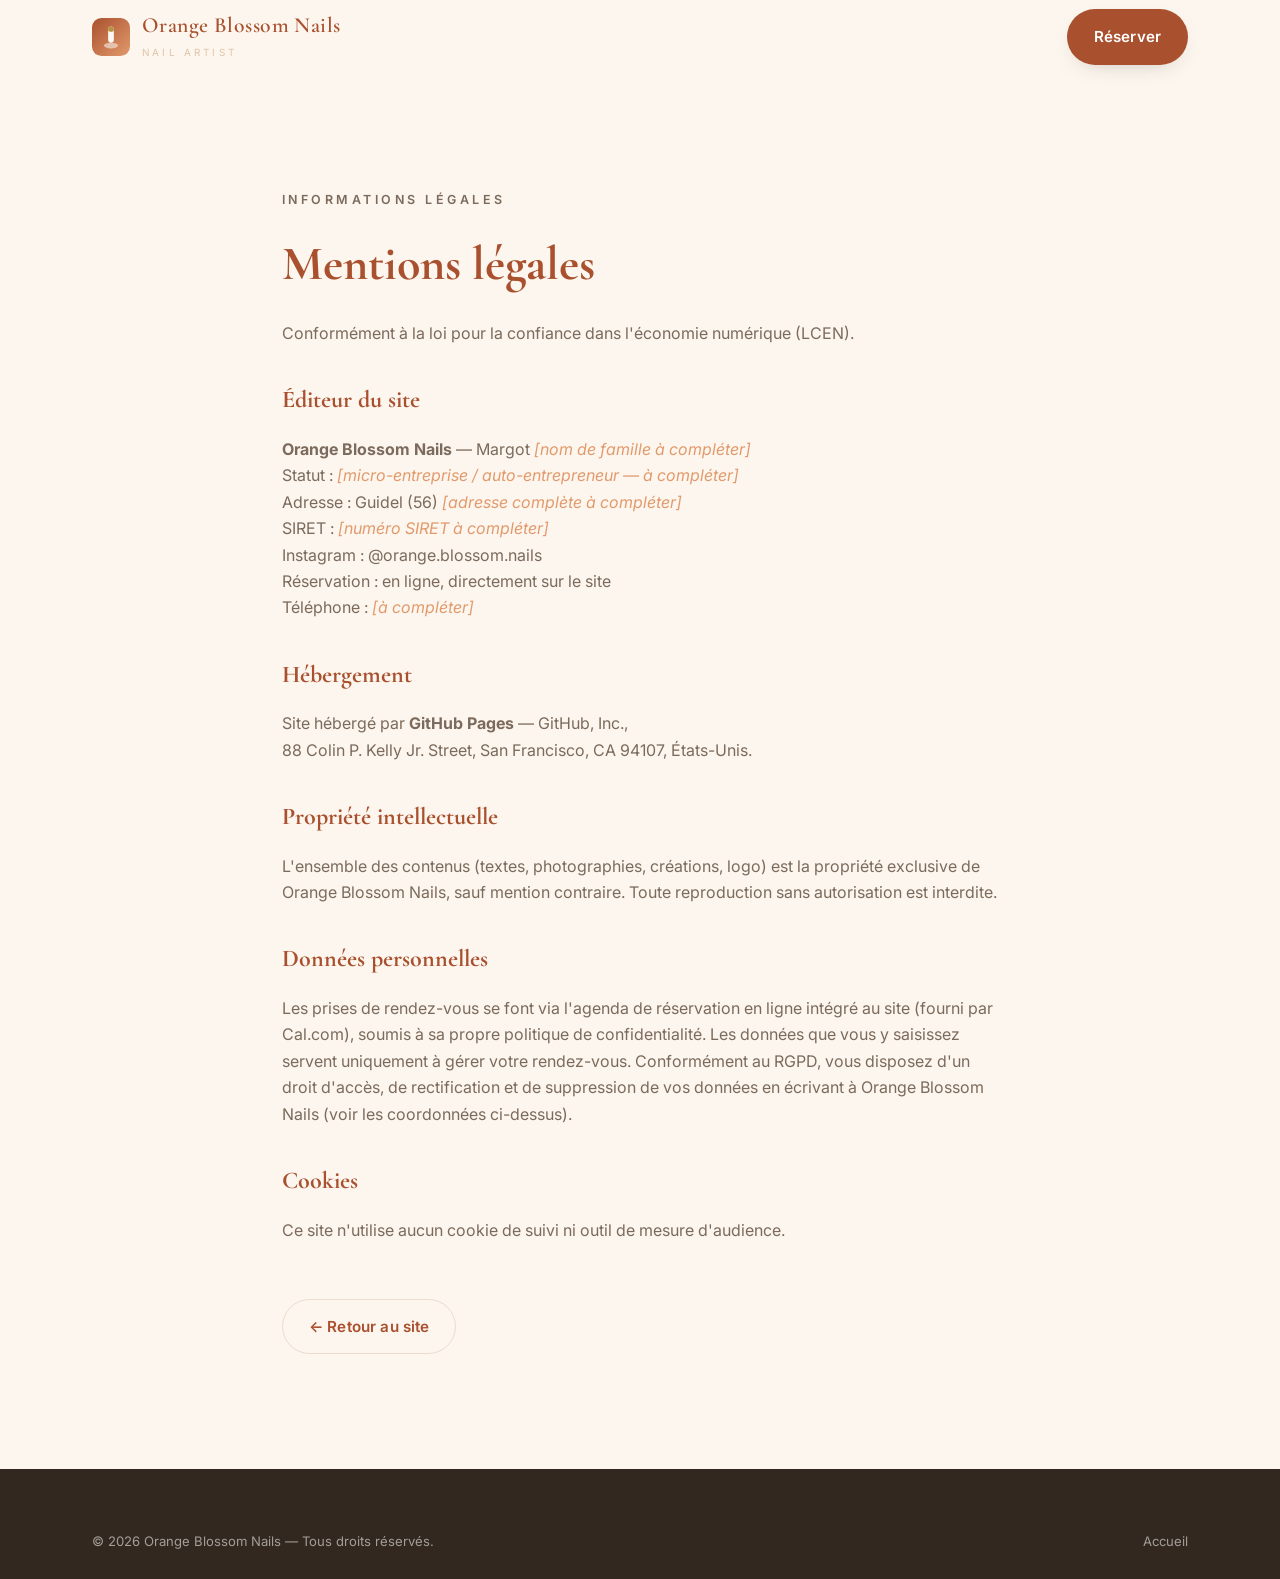
<file: mentions-legales.html>
<!DOCTYPE html>
<html lang="fr">
<head>
  <meta charset="UTF-8" />
  <meta name="viewport" content="width=device-width, initial-scale=1.0" />
  <title>Mentions légales — Orange Blossom Nails</title>
  <meta name="description" content="Mentions légales du site Orange Blossom Nails." />
  <meta name="robots" content="noindex" />
  <link rel="icon" type="image/svg+xml" href="assets/images/favicon.svg" />
  <link rel="preconnect" href="https://fonts.googleapis.com" />
  <link href="https://fonts.googleapis.com/css2?family=Cormorant+Garamond:wght@500;600&family=Inter:wght@400;500;600&display=swap" rel="stylesheet" />
  <link rel="stylesheet" href="css/style.css" />
  <style>
    .legal { max-width: 760px; }
    .legal h1 { font-family: var(--font-title); color: var(--c-plum); font-size: clamp(2rem,5vw,3rem); margin: 0 0 8px; }
    .legal h2 { font-family: var(--font-title); color: var(--c-plum); font-size: 1.5rem; margin: 34px 0 8px; }
    .legal p, .legal li { color: var(--c-muted); }
    .legal .back { display: inline-block; margin-top: 40px; }
    .legal .todo { color: var(--c-blush); font-style: italic; }
  </style>
</head>
<body>
  <header class="site-header">
    <div class="container nav">
      <a class="brand" href="index.html" aria-label="Accueil — Orange Blossom Nails">
        <img class="mark" src="assets/images/logo.svg" alt="" width="38" height="38" />
        <span><span class="brand-name">Orange Blossom Nails</span><span class="brand-sub">Nail Artist</span></span>
      </a>
      <a class="btn btn-primary" href="index.html#contact">Réserver</a>
    </div>
  </header>

  <main class="section">
    <div class="container legal">
      <!-- ⚖️ À COMPLÉTER avec vos informations réelles (voir GUIDE-PERSONNALISATION.md) -->
      <p class="eyebrow">Informations légales</p>
      <h1>Mentions légales</h1>
      <p>Conformément à la loi pour la confiance dans l'économie numérique (LCEN).</p>

      <h2>Éditeur du site</h2>
      <p>
        <strong>Orange Blossom Nails</strong> — Margot <span class="todo">[nom de famille à compléter]</span><br />
        Statut : <span class="todo">[micro-entreprise / auto-entrepreneur — à compléter]</span><br />
        Adresse : Guidel (56) <span class="todo">[adresse complète à compléter]</span><br />
        SIRET : <span class="todo">[numéro SIRET à compléter]</span><br />
        Instagram : <a href="https://instagram.com/orange.blossom.nails">@orange.blossom.nails</a><br />
        Réservation : en ligne, directement sur le site<br />
        Téléphone : <span class="todo">[à compléter]</span>
      </p>

      <h2>Hébergement</h2>
      <p>
        Site hébergé par <strong>GitHub Pages</strong> — GitHub, Inc.,<br />
        88 Colin P. Kelly Jr. Street, San Francisco, CA 94107, États-Unis.
      </p>

      <h2>Propriété intellectuelle</h2>
      <p>
        L'ensemble des contenus (textes, photographies, créations, logo) est la propriété
        exclusive de Orange Blossom Nails, sauf mention contraire. Toute reproduction sans
        autorisation est interdite.
      </p>

      <h2>Données personnelles</h2>
      <p>
        Les prises de rendez-vous se font via l'agenda de réservation en ligne intégré au site
        (fourni par Cal.com), soumis à sa propre politique de confidentialité. Les données que vous
        y saisissez servent uniquement à gérer votre rendez-vous. Conformément au RGPD, vous disposez
        d'un droit d'accès, de rectification et de suppression de vos données en écrivant à
        Orange Blossom Nails (voir les coordonnées ci-dessus).
      </p>

      <h2>Cookies</h2>
      <p>Ce site n'utilise aucun cookie de suivi ni outil de mesure d'audience.</p>

      <a class="btn btn-ghost back" href="index.html">← Retour au site</a>
    </div>
  </main>

  <footer class="site-footer">
    <div class="container">
      <div class="footer-bottom" style="border:none; padding-top:0;">
        <span>© <span id="year">2026</span> Orange Blossom Nails — Tous droits réservés.</span>
        <a href="index.html">Accueil</a>
      </div>
    </div>
  </footer>
  <script>document.getElementById('year').textContent = new Date().getFullYear();</script>
</body>
</html>
</file>
<file: css/style.css>
/* =====================================================================
   L'ATELIER NACRÉ — Feuille de style
   ---------------------------------------------------------------------
   👉 POUR TOUT RE-BRANDER : modifiez uniquement les variables ci-dessous.
      Changer 6 couleurs suffit à changer toute l'ambiance du site.
   ===================================================================== */

:root {
  /* ---- CHARTE COULEURS — thème « Fleur d'oranger » (modifiable) ---- */
  --c-cream:  #FCF6EE;   /* fond principal, ivoire chaud */
  --c-ink:    #33281F;   /* texte principal, brun espresso */
  --c-nude:   #E1C3A6;   /* nude pêche doux */
  --c-blush:  #E29A6C;   /* pêche / fleur d'oranger (accent) */
  --c-plum:   #A9502E;   /* terracotta chaud (couleur forte) */
  --c-gold:   #C79A3A;   /* or chaud (détails) */

  /* ---- Dérivés (calculés à partir des couleurs ci-dessus) ---- */
  --c-white:  #FFFFFF;
  --c-sand:   #F5E9DC;   /* carte / surface secondaire */
  --c-line:   #EBDCCB;   /* filets, bordures douces */
  --c-muted:  #7C6B5C;   /* texte secondaire */

  /* ---- TYPOGRAPHIE (modifiable) ---- */
  --font-title: 'Cormorant Garamond', Georgia, 'Times New Roman', serif;
  --font-body:  'Inter', -apple-system, BlinkMacSystemFont, 'Segoe UI', Roboto, sans-serif;

  /* ---- Rythme & structure ---- */
  --maxw: 1140px;
  --radius: 18px;
  --radius-sm: 10px;
  --shadow: 0 18px 50px -24px rgba(43, 36, 34, .35);
  --shadow-sm: 0 8px 24px -14px rgba(43, 36, 34, .35);
  --ease: cubic-bezier(.22, .61, .36, 1);
}

/* ===================== RESET LÉGER ===================== */
* { box-sizing: border-box; }
html { scroll-behavior: smooth; scroll-padding-top: 82px; }
body {
  margin: 0;
  font-family: var(--font-body);
  color: var(--c-ink);
  background: var(--c-cream);
  line-height: 1.65;
  -webkit-font-smoothing: antialiased;
  text-rendering: optimizeLegibility;
  overflow-x: hidden; /* sécurité : jamais de scroll horizontal */
}
img { max-width: 100%; display: block; }
a { color: inherit; text-decoration: none; }
button { font-family: inherit; cursor: pointer; }
ul { margin: 0; padding: 0; list-style: none; }

/* ===================== UTILITAIRES ===================== */
.container { width: 100%; max-width: var(--maxw); margin-inline: auto; padding-inline: 22px; }
.section { padding: clamp(64px, 9vw, 120px) 0; }
.eyebrow {
  font-size: .78rem; letter-spacing: .28em; text-transform: uppercase;
  color: var(--c-blush); font-weight: 600; margin: 0 0 14px;
}
.section-title {
  font-family: var(--font-title);
  font-weight: 600;
  font-size: clamp(2rem, 5vw, 3.2rem);
  line-height: 1.05;
  margin: 0 0 18px;
  color: var(--c-plum);
}
.section-lead { max-width: 60ch; color: var(--c-muted); font-size: 1.05rem; margin: 0; }
.section-head { margin-bottom: clamp(34px, 5vw, 54px); }
.center { text-align: center; margin-inline: auto; }

/* Boutons */
.btn {
  display: inline-flex; align-items: center; gap: .55em;
  padding: 14px 26px; border-radius: 999px; border: 1px solid transparent;
  font-weight: 600; font-size: .95rem; letter-spacing: .01em;
  transition: transform .25s var(--ease), box-shadow .25s var(--ease), background .25s, color .25s;
}
.btn:focus-visible { outline: 3px solid var(--c-gold); outline-offset: 3px; }
.btn-primary { background: var(--c-plum); color: var(--c-white); box-shadow: var(--shadow-sm); }
.btn-primary:hover { transform: translateY(-2px); background: #5c3848; }
.btn-ghost { background: transparent; color: var(--c-plum); border-color: var(--c-line); }
.btn-ghost:hover { border-color: var(--c-plum); transform: translateY(-2px); }
.btn-block { width: 100%; justify-content: center; }

/* ===================== EN-TÊTE / NAV ===================== */
.site-header {
  position: sticky; top: 0; z-index: 100;
  background: color-mix(in srgb, var(--c-cream) 88%, transparent);
  backdrop-filter: saturate(140%) blur(10px);
  border-bottom: 1px solid transparent;
  transition: border-color .3s, box-shadow .3s, background .3s;
}
.site-header.scrolled { border-color: var(--c-line); box-shadow: var(--shadow-sm); }
.nav { display: flex; align-items: center; justify-content: space-between; height: 74px; }
.brand { display: flex; align-items: center; gap: 12px; font-family: var(--font-title); }
.brand .mark { width: 38px; height: 38px; }
.brand .brand-name { font-size: 1.35rem; font-weight: 600; letter-spacing: .02em; color: var(--c-plum); line-height: 1; }
.brand .brand-sub { display: block; font-family: var(--font-body); font-size: .62rem; letter-spacing: .32em; text-transform: uppercase; color: var(--c-nude); margin-top: 3px; }

.nav-menu { display: flex; align-items: center; gap: 30px; }
.nav-menu a { font-size: .92rem; color: var(--c-ink); position: relative; padding: 4px 0; }
.nav-menu a::after {
  content: ''; position: absolute; left: 0; bottom: -2px; height: 1.5px; width: 0;
  background: var(--c-blush); transition: width .3s var(--ease);
}
.nav-menu a:hover::after, .nav-menu a:focus-visible::after { width: 100%; }
.nav-cta { display: flex; align-items: center; gap: 14px; }

.nav-toggle {
  display: none; width: 44px; height: 44px; border: 1px solid var(--c-line);
  border-radius: 12px; background: var(--c-white); position: relative;
}
.nav-toggle span, .nav-toggle span::before, .nav-toggle span::after {
  content: ''; position: absolute; left: 50%; top: 50%; width: 20px; height: 2px;
  background: var(--c-ink); transform: translate(-50%, -50%); transition: .3s var(--ease);
}
.nav-toggle span::before { transform: translate(-50%, -8px); }
.nav-toggle span::after { transform: translate(-50%, 6px); }
.nav-toggle[aria-expanded="true"] span { background: transparent; }
.nav-toggle[aria-expanded="true"] span::before { transform: translate(-50%, 0) rotate(45deg); }
.nav-toggle[aria-expanded="true"] span::after { transform: translate(-50%, 0) rotate(-45deg); }

/* ===================== HERO ===================== */
.hero { position: relative; overflow: hidden; padding: clamp(48px, 7vw, 96px) 0 clamp(56px, 8vw, 110px); }
.hero-grid { display: grid; grid-template-columns: 1.05fr .95fr; gap: clamp(28px, 5vw, 68px); align-items: center; }
.hero-kicker {
  display: inline-flex; align-items: center; gap: 10px; font-size: .78rem;
  letter-spacing: .22em; text-transform: uppercase; color: var(--c-plum);
  background: var(--c-sand); padding: 8px 16px; border-radius: 999px; margin-bottom: 22px;
}
.hero-kicker .dot { width: 7px; height: 7px; border-radius: 50%; background: var(--c-blush); }
.hero h1 {
  font-family: var(--font-title); font-weight: 600;
  font-size: clamp(2.8rem, 7vw, 4.9rem); line-height: 1.02; margin: 0 0 20px; color: var(--c-plum);
}
.hero h1 em { font-style: italic; color: var(--c-blush); }
.hero-text { font-size: 1.12rem; color: var(--c-muted); max-width: 46ch; margin: 0 0 32px; }
.hero-actions { display: flex; flex-wrap: wrap; gap: 14px; margin-bottom: 40px; }
.hero-stats { display: flex; gap: 34px; flex-wrap: wrap; }
.hero-stats .num { font-family: var(--font-title); font-size: 2rem; color: var(--c-plum); line-height: 1; }
.hero-stats .lbl { font-size: .8rem; color: var(--c-muted); letter-spacing: .04em; }

.hero-visual { position: relative; }
.hero-visual .frame {
  border-radius: 26px; overflow: hidden; box-shadow: var(--shadow);
  aspect-ratio: 4 / 5; background: var(--c-sand);
}
.hero-visual .frame img { width: 100%; height: 100%; object-fit: cover; }
.hero-badge {
  position: absolute; left: -18px; bottom: 26px; background: var(--c-white);
  border-radius: 16px; padding: 14px 18px; box-shadow: var(--shadow); display: flex;
  align-items: center; gap: 12px; border: 1px solid var(--c-line);
}
.hero-badge .stars { color: var(--c-gold); letter-spacing: 2px; }
.hero-badge .txt strong { display: block; font-size: .92rem; }
.hero-badge .txt span { font-size: .78rem; color: var(--c-muted); }
.hero-blob { position: absolute; z-index: -1; filter: blur(2px); opacity: .55; }
.hero-blob.one { top: -60px; right: -40px; width: 320px; }
.hero-blob.two { bottom: -80px; left: -60px; width: 260px; }

/* ===================== BANDEAU MARQUES/VALEURS ===================== */
.marquee { border-block: 1px solid var(--c-line); background: var(--c-sand); overflow: hidden; }
.marquee-track { display: flex; gap: 60px; padding: 16px 0; white-space: nowrap; animation: slide 26s linear infinite; }
.marquee-track span { font-family: var(--font-title); font-size: 1.35rem; color: var(--c-plum); opacity: .85; display: inline-flex; align-items: center; gap: 60px; }
.marquee-track span::after { content: '✦'; color: var(--c-blush); font-size: 1rem; }
@keyframes slide { to { transform: translateX(-50%); } }
@media (prefers-reduced-motion: reduce) { .marquee-track { animation: none; } }

/* ===================== À PROPOS ===================== */
.about-grid { display: grid; grid-template-columns: .9fr 1.1fr; gap: clamp(30px, 5vw, 66px); align-items: center; }
.about-photo { position: relative; }
.about-photo .frame { border-radius: 22px; overflow: hidden; box-shadow: var(--shadow); aspect-ratio: 3 / 4; }
.about-photo .frame img { width: 100%; height: 100%; object-fit: cover; }
.about-photo .sign { position: absolute; right: 18px; bottom: 18px; font-family: var(--font-title); font-style: italic; font-size: 1.5rem; color: var(--c-white); text-shadow: 0 2px 12px rgba(0,0,0,.4); }
.about-values { display: grid; grid-template-columns: 1fr 1fr; gap: 18px; margin-top: 28px; }
.value { background: var(--c-white); border: 1px solid var(--c-line); border-radius: var(--radius-sm); padding: 18px; }
.value .ic { color: var(--c-blush); margin-bottom: 8px; }
.value h4 { margin: 0 0 4px; font-size: 1rem; }
.value p { margin: 0; font-size: .88rem; color: var(--c-muted); }

/* ===================== PRESTATIONS ===================== */
.services-grid { display: grid; grid-template-columns: repeat(3, 1fr); gap: 22px; }
.service {
  background: var(--c-white); border: 1px solid var(--c-line); border-radius: var(--radius);
  padding: 30px 26px; transition: transform .3s var(--ease), box-shadow .3s var(--ease), border-color .3s;
  display: flex; flex-direction: column;
}
.service:hover { transform: translateY(-6px); box-shadow: var(--shadow); border-color: transparent; }
.service .s-ic { width: 46px; height: 46px; border-radius: 12px; background: var(--c-sand); color: var(--c-plum); display: grid; place-items: center; margin-bottom: 18px; }
.service h3 { font-family: var(--font-title); font-size: 1.5rem; margin: 0 0 8px; color: var(--c-plum); }
.service p { color: var(--c-muted); font-size: .94rem; margin: 0 0 20px; flex: 1; }
.service .s-meta { display: flex; align-items: baseline; justify-content: space-between; border-top: 1px solid var(--c-line); padding-top: 16px; }
.service .price { font-family: var(--font-title); font-size: 1.6rem; color: var(--c-ink); }
.service .price small { font-size: .72rem; color: var(--c-muted); font-family: var(--font-body); }
.service .dur { font-size: .82rem; color: var(--c-muted); }
.services-note { text-align: center; margin-top: 30px; color: var(--c-muted); font-size: .9rem; }

/* ===================== GALERIE ===================== */
.filters { display: flex; flex-wrap: wrap; gap: 10px; justify-content: center; margin-bottom: 34px; }
.filter {
  padding: 9px 20px; border-radius: 999px; border: 1px solid var(--c-line);
  background: var(--c-white); font-size: .86rem; color: var(--c-muted); transition: .25s var(--ease);
}
.filter:hover { border-color: var(--c-nude); color: var(--c-ink); }
.filter.active { background: var(--c-plum); border-color: var(--c-plum); color: var(--c-white); }
.gallery { display: grid; grid-template-columns: repeat(4, 1fr); gap: 16px; }
.gallery-item {
  position: relative; border-radius: var(--radius-sm); overflow: hidden; aspect-ratio: 1;
  box-shadow: var(--shadow-sm); transition: transform .35s var(--ease), opacity .3s;
}
.gallery-item img { width: 100%; height: 100%; object-fit: cover; transition: transform .5s var(--ease); }
.gallery-item:hover img { transform: scale(1.08); }
.gallery-item .cap {
  position: absolute; inset: auto 0 0 0; padding: 26px 14px 12px; color: var(--c-white);
  font-size: .84rem; background: linear-gradient(to top, rgba(43,36,34,.72), transparent);
  opacity: 0; transform: translateY(8px); transition: .3s var(--ease);
}
.gallery-item:hover .cap { opacity: 1; transform: translateY(0); }
.gallery-item.hide { display: none; }
.gallery-item span.tag { display: block; font-size: .68rem; letter-spacing: .12em; text-transform: uppercase; color: var(--c-nude); }

/* ===================== AVIS ===================== */
.reviews { background: var(--c-plum); color: var(--c-cream); }
.reviews .section-title { color: var(--c-white); }
.reviews .eyebrow { color: var(--c-nude); }
.reviews .section-lead { color: color-mix(in srgb, var(--c-cream) 78%, transparent); }
.reviews-grid { display: grid; grid-template-columns: repeat(3, 1fr); gap: 22px; }
.review {
  background: color-mix(in srgb, var(--c-white) 8%, transparent);
  border: 1px solid color-mix(in srgb, var(--c-white) 16%, transparent);
  border-radius: var(--radius); padding: 28px;
}
.review .stars { color: var(--c-gold); letter-spacing: 2px; margin-bottom: 14px; }
.review p { font-family: var(--font-title); font-size: 1.28rem; line-height: 1.5; font-style: italic; margin: 0 0 20px; }
.review .who { display: flex; align-items: center; gap: 12px; }
.review .av { width: 42px; height: 42px; border-radius: 50%; background: var(--c-nude); color: var(--c-plum); display: grid; place-items: center; font-weight: 700; }
.review .who strong { display: block; font-size: .95rem; }
.review .who span { font-size: .8rem; color: var(--c-nude); }

/* ===================== FAQ ===================== */
.faq-grid { display: grid; grid-template-columns: 1fr 1fr; gap: 16px 46px; }
.faq-item { border-bottom: 1px solid var(--c-line); }
.faq-q {
  width: 100%; text-align: left; background: none; border: none; padding: 22px 0;
  display: flex; align-items: center; justify-content: space-between; gap: 20px;
  font-size: 1.06rem; font-weight: 600; color: var(--c-ink);
}
.faq-q .chev { flex: none; width: 26px; height: 26px; border-radius: 50%; background: var(--c-sand); color: var(--c-plum); display: grid; place-items: center; transition: transform .3s var(--ease); }
.faq-item.open .faq-q .chev { transform: rotate(45deg); background: var(--c-plum); color: var(--c-white); }
.faq-a { max-height: 0; overflow: hidden; transition: max-height .35s var(--ease); }
.faq-a p { margin: 0 0 22px; color: var(--c-muted); }

/* ===================== CONTACT / RÉSERVATION ===================== */
.contact-grid { display: grid; grid-template-columns: 1fr 1fr; gap: clamp(28px, 5vw, 56px); }
.contact-info { display: flex; flex-direction: column; gap: 8px; }
.info-row { display: flex; gap: 16px; align-items: flex-start; padding: 18px 0; border-bottom: 1px solid var(--c-line); }
.info-row .ic { flex: none; width: 44px; height: 44px; border-radius: 12px; background: var(--c-sand); color: var(--c-plum); display: grid; place-items: center; }
.info-row h4 { margin: 0 0 2px; font-size: .78rem; letter-spacing: .12em; text-transform: uppercase; color: var(--c-muted); }
.info-row a, .info-row p { margin: 0; font-size: 1.05rem; color: var(--c-ink); }
.info-row a:hover { color: var(--c-plum); }
.hours { margin-top: 20px; background: var(--c-white); border: 1px solid var(--c-line); border-radius: var(--radius-sm); padding: 20px 22px; }
.hours h4 { margin: 0 0 12px; font-family: var(--font-title); font-size: 1.25rem; color: var(--c-plum); }
.hours li { display: flex; justify-content: space-between; padding: 6px 0; font-size: .92rem; border-bottom: 1px dashed var(--c-line); }
.hours li:last-child { border-bottom: none; }
.hours li span:last-child { color: var(--c-muted); }
.hours .closed { color: var(--c-blush); }

.form { background: var(--c-white); border: 1px solid var(--c-line); border-radius: var(--radius); padding: clamp(24px, 4vw, 38px); box-shadow: var(--shadow-sm); }
.field { margin-bottom: 18px; }
.field label { display: block; font-size: .82rem; font-weight: 600; margin-bottom: 7px; color: var(--c-ink); }
.field input, .field select, .field textarea {
  width: 100%; padding: 13px 15px; border: 1px solid var(--c-line); border-radius: var(--radius-sm);
  background: var(--c-cream); font-family: inherit; font-size: .95rem; color: var(--c-ink); transition: border-color .2s, box-shadow .2s;
}
.field input:focus, .field select:focus, .field textarea:focus {
  outline: none; border-color: var(--c-plum); box-shadow: 0 0 0 3px color-mix(in srgb, var(--c-plum) 18%, transparent);
}
.field textarea { resize: vertical; min-height: 110px; }
.field-row { display: grid; grid-template-columns: 1fr 1fr; gap: 16px; }
.form-note { font-size: .8rem; color: var(--c-muted); margin: 6px 0 0; }
.form-success { display: none; background: color-mix(in srgb, var(--c-gold) 16%, var(--c-white)); border: 1px solid var(--c-gold); border-radius: var(--radius-sm); padding: 14px 16px; margin-bottom: 18px; color: var(--c-ink); font-size: .9rem; }
.form-success.show { display: block; }

/* ===================== FOOTER ===================== */
.site-footer { background: var(--c-ink); color: color-mix(in srgb, var(--c-cream) 75%, transparent); padding: 62px 0 26px; }
.footer-top { display: grid; grid-template-columns: 1.4fr 1fr 1fr; gap: 40px; padding-bottom: 40px; border-bottom: 1px solid rgba(255,255,255,.1); }
.site-footer .brand-name { color: var(--c-white); }
.site-footer .brand-sub { color: var(--c-nude); }
.footer-about { max-width: 34ch; margin: 18px 0 0; font-size: .92rem; }
.footer-col h5 { color: var(--c-white); font-size: .8rem; letter-spacing: .14em; text-transform: uppercase; margin: 0 0 16px; }
.footer-col a { display: block; padding: 6px 0; font-size: .92rem; transition: color .2s; }
.footer-col a:hover { color: var(--c-white); }
.socials { display: flex; gap: 12px; margin-top: 18px; }
.socials a { width: 42px; height: 42px; border-radius: 12px; background: rgba(255,255,255,.08); display: grid; place-items: center; color: var(--c-cream); transition: .25s var(--ease); }
.socials a:hover { background: var(--c-blush); transform: translateY(-3px); color: var(--c-white); }
.footer-bottom { display: flex; flex-wrap: wrap; gap: 10px; justify-content: space-between; padding-top: 22px; font-size: .82rem; color: rgba(255,255,255,.55); }
.footer-bottom a:hover { color: var(--c-white); }

/* ===================== ANIMATIONS AU DÉFILEMENT ===================== */
.reveal { opacity: 0; transform: translateY(26px); transition: opacity .7s var(--ease), transform .7s var(--ease); }
.reveal.in { opacity: 1; transform: none; }
@media (prefers-reduced-motion: reduce) {
  .reveal { opacity: 1; transform: none; transition: none; }
  html { scroll-behavior: auto; }
}

/* ===================== RESPONSIVE ===================== */
@media (max-width: 960px) {
  .hero-grid, .about-grid, .contact-grid { grid-template-columns: 1fr; }
  .hero-visual { order: -1; max-width: 460px; }
  .services-grid, .reviews-grid { grid-template-columns: repeat(2, 1fr); }
  .gallery { grid-template-columns: repeat(3, 1fr); }
  .faq-grid, .footer-top { grid-template-columns: 1fr; }
  .about-photo { max-width: 420px; }
}
@media (max-width: 720px) {
  .hero-blob { display: none; } /* formes décoratives masquées sur mobile (évitent tout débordement) */
  .nav-menu {
    position: fixed; inset: 74px 0 auto 0; flex-direction: column; gap: 0; align-items: stretch;
    background: var(--c-cream); border-bottom: 1px solid var(--c-line); box-shadow: var(--shadow);
    padding: 8px 22px 22px; transform: translateY(-140%); transition: transform .35s var(--ease); visibility: hidden;
  }
  .nav-menu.open { transform: none; visibility: visible; }
  .nav-menu a { padding: 15px 0; border-bottom: 1px solid var(--c-line); }
  .nav-toggle { display: block; }
  .nav .btn-primary { display: none; }
  .nav-menu .mobile-cta { display: block; }
  .services-grid, .reviews-grid, .gallery { grid-template-columns: repeat(2, 1fr); }
  .field-row { grid-template-columns: 1fr; }
  .about-values { grid-template-columns: 1fr; }
}
@media (max-width: 600px) {
  /* Sur téléphone : une seule colonne pour éviter tout tassement / débordement */
  .services-grid, .reviews-grid { grid-template-columns: 1fr; }
}
@media (max-width: 460px) {
  .gallery { grid-template-columns: 1fr 1fr; }
  .hero-stats { gap: 22px; }
}
/* Sécurité : les grilles ne débordent jamais leur colonne */
.services-grid, .reviews-grid, .gallery, .footer-top, .hero-grid, .about-grid, .contact-grid, .about-values, .faq-grid { min-width: 0; }
.services-grid > *, .reviews-grid > *, .gallery > * { min-width: 0; }
.mobile-cta { display: none; }
</file>
